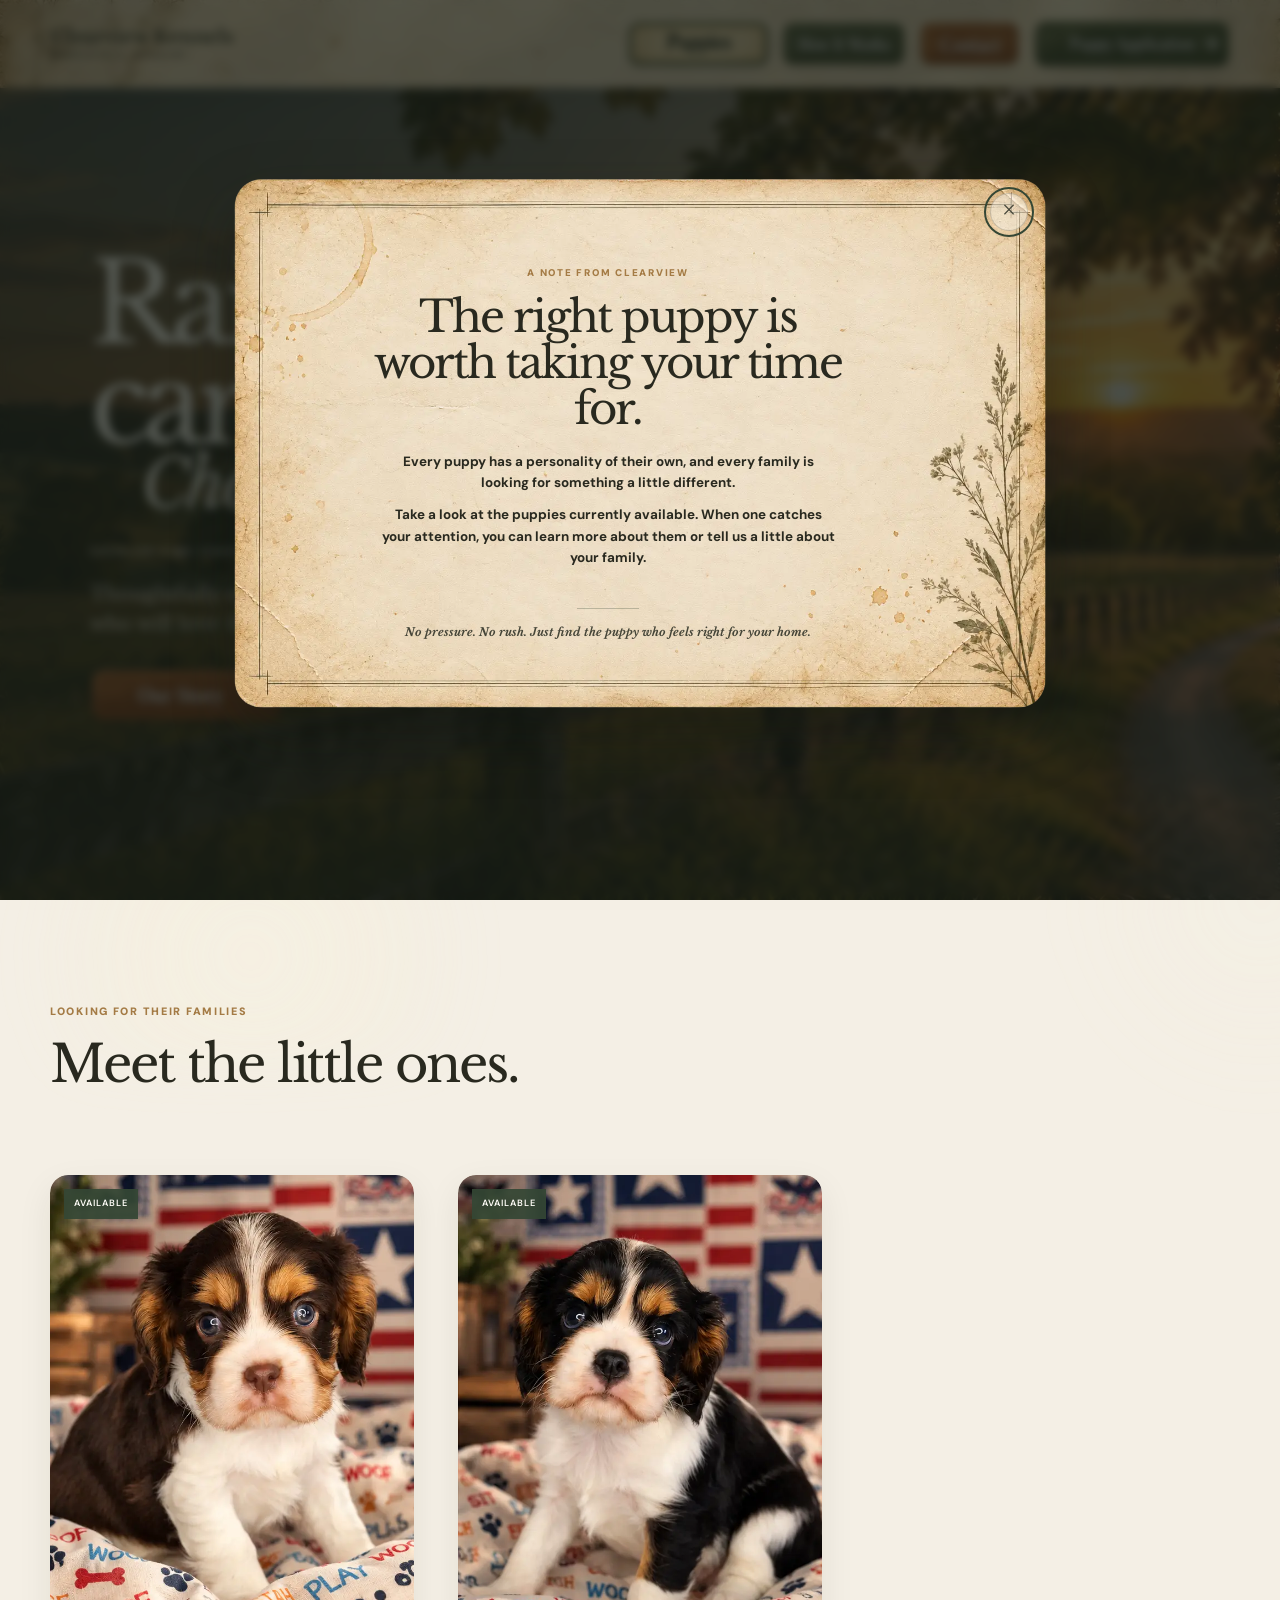
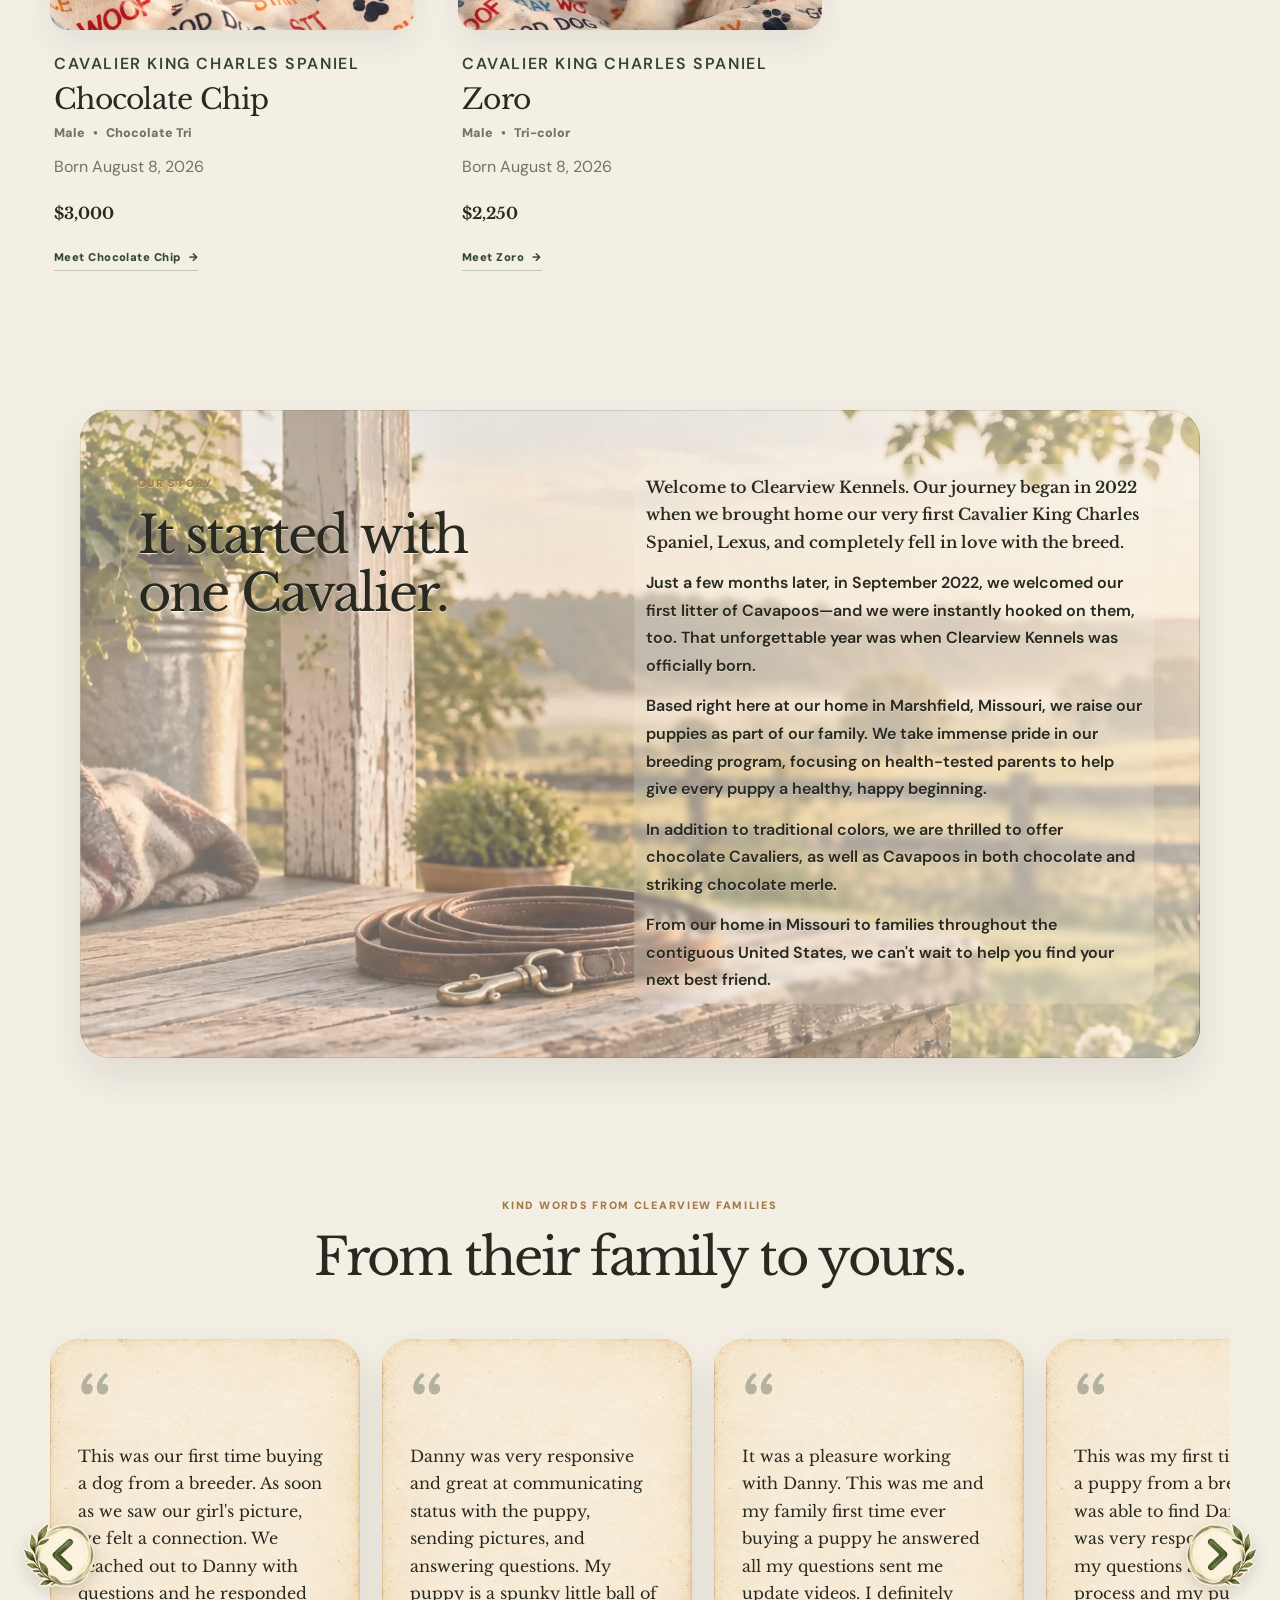
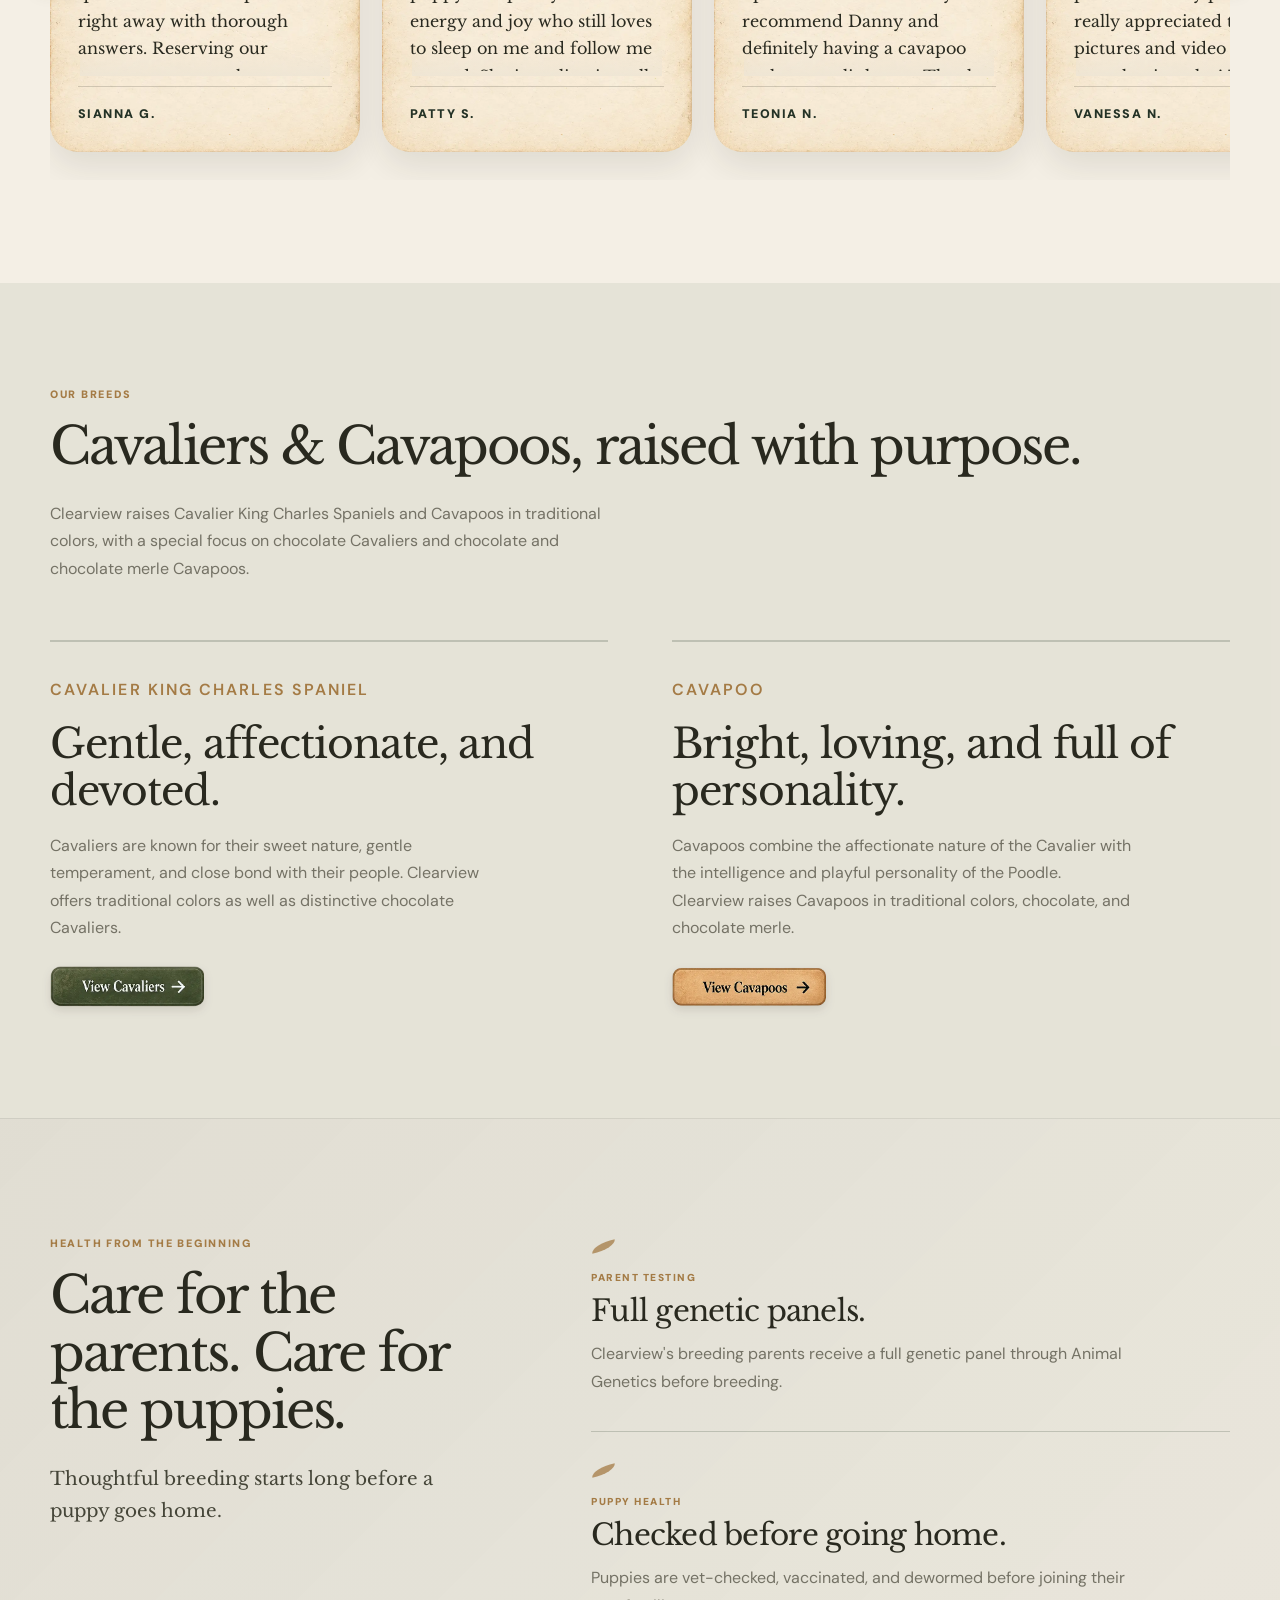
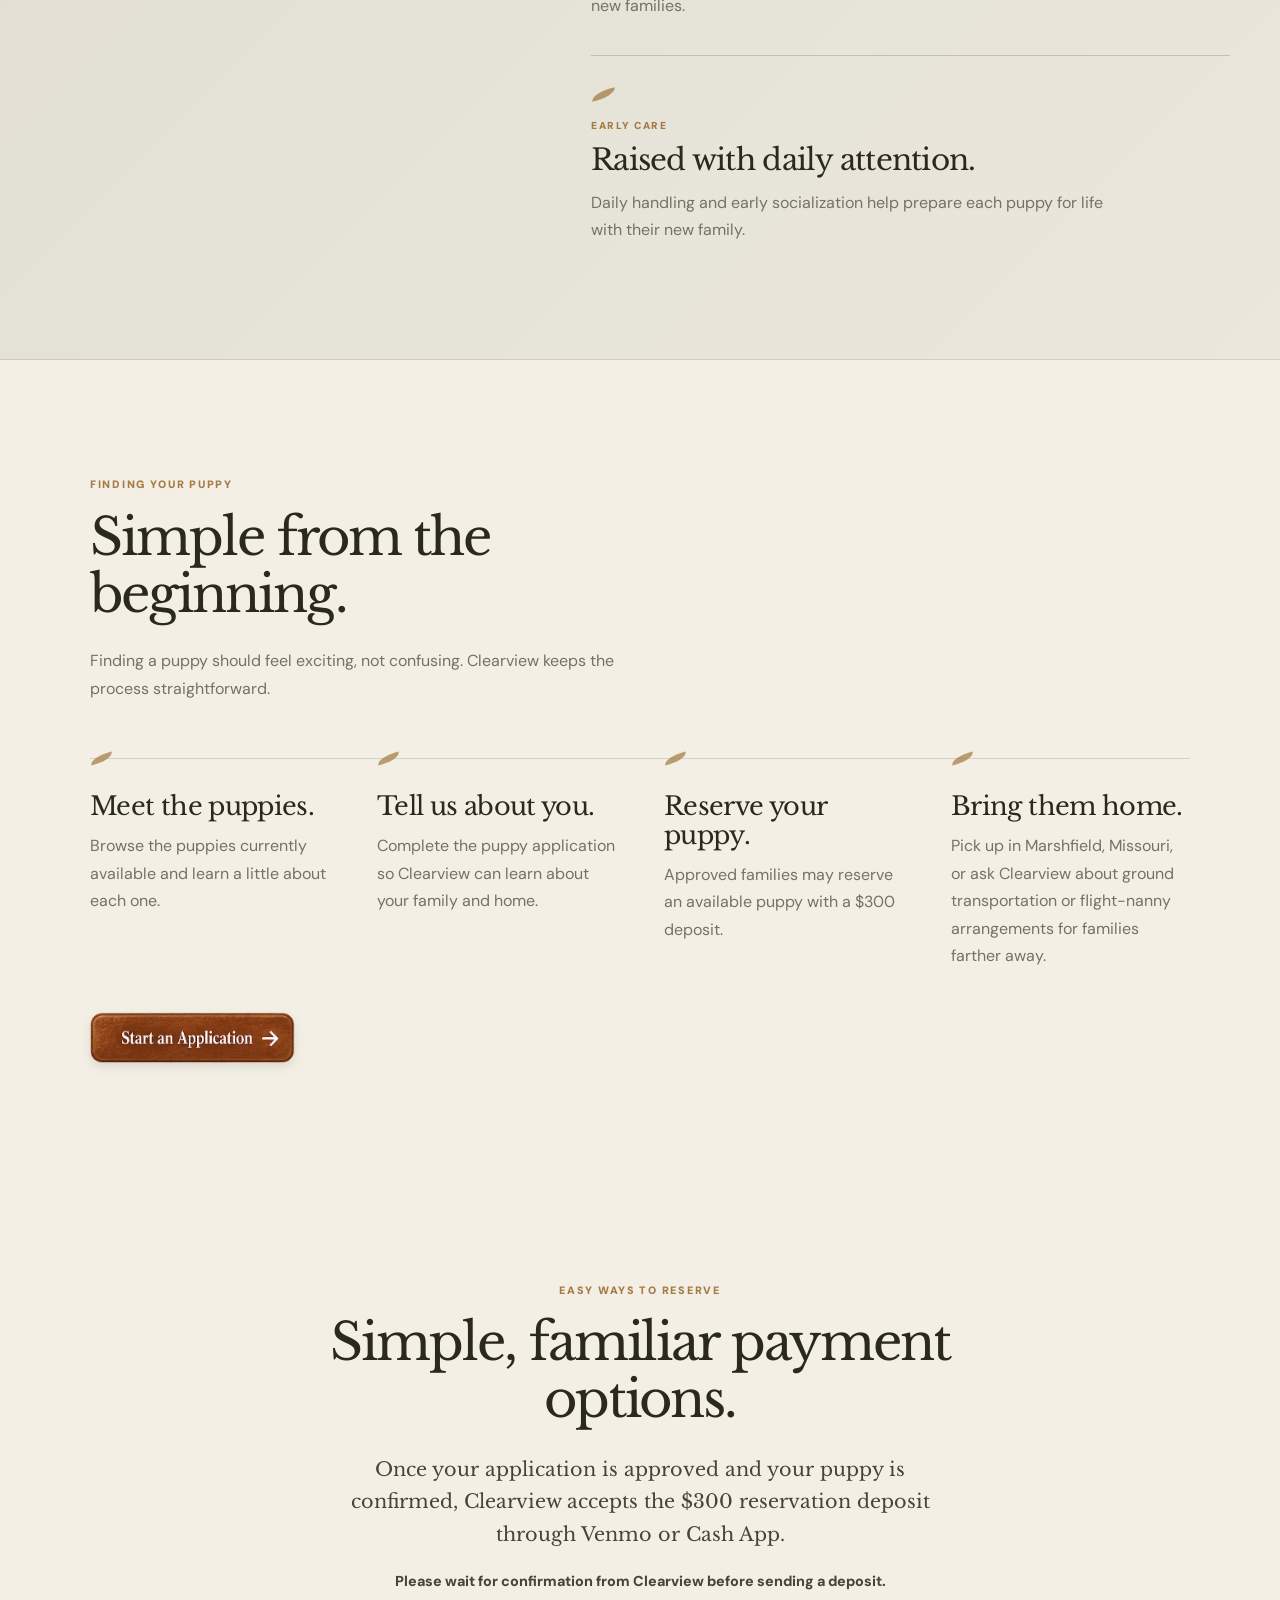
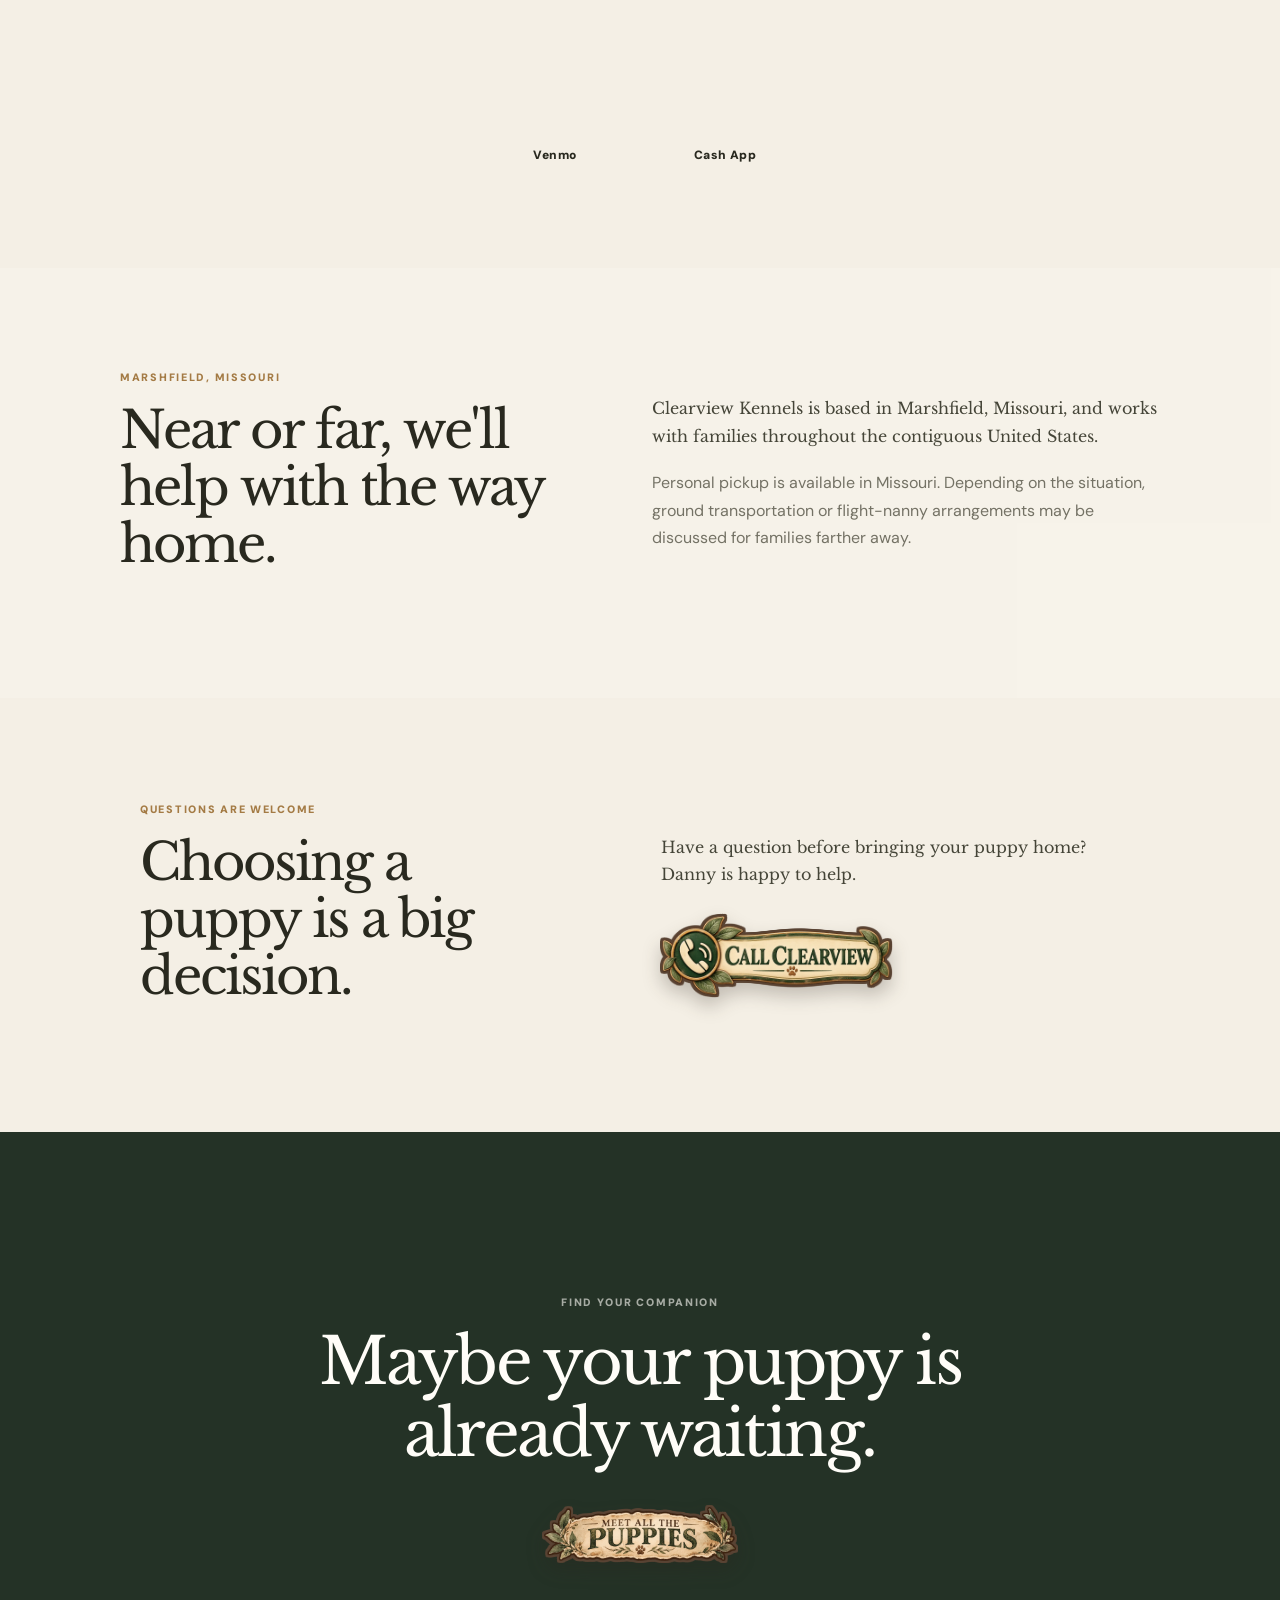
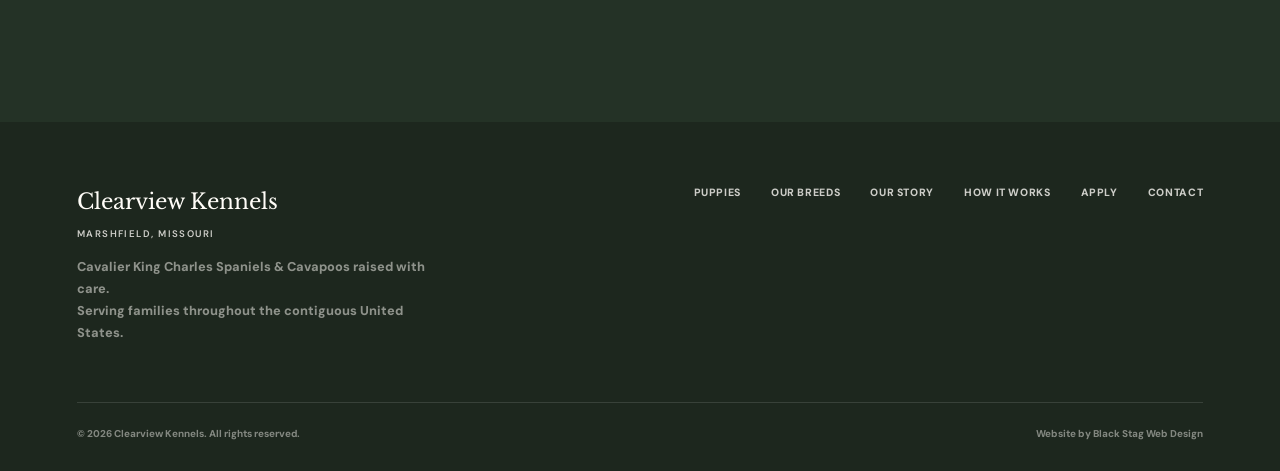
<file: index.html>
<!doctype html>
<html lang="en">

<head>

  <!-- =====================================
       META
       ===================================== -->

  <meta charset="utf-8" />

  <meta
    name="viewport"
    content="width=device-width, initial-scale=1, viewport-fit=cover"
  />

  <title>
    Cavalier &amp; Cavapoo Puppies | Clearview Kennels
  </title>

  <meta
    name="description"
    content="Clearview Kennels raises Cavalier King Charles Spaniels and Cavapoos in Marshfield, Missouri, serving families throughout the contiguous United States."
  />

  <meta
    name="robots"
    content="index,follow,max-image-preview:large"
  />

  <meta
    name="theme-color"
    content="#354735"
  />

  <link
    rel="canonical"
    href="https://clearviewkennels.com/"
  />


  <!-- =====================================
       OPEN GRAPH
       ===================================== -->

  <meta
    property="og:type"
    content="website"
  />

  <meta
    property="og:site_name"
    content="Clearview Kennels"
  />

  <meta
    property="og:locale"
    content="en_US"
  />

  <meta
    property="og:title"
    content="Cavalier &amp; Cavapoo Puppies | Clearview Kennels"
  />

  <meta
    property="og:description"
    content="Cavalier King Charles Spaniels and Cavapoos raised in Marshfield, Missouri, for families throughout the contiguous United States."
  />

  <meta
    property="og:url"
    content="https://clearviewkennels.com/"
  />


  
  <meta
    property="og:image"
    content="https://clearviewkennels.com/ck-assets/ck-web-bg.webp"
  />

  <meta
    property="og:image:type"
    content="image/webp"
  />

  <meta
    property="og:image:alt"
    content="Clearview Kennels in Marshfield, Missouri"
  />

<!-- =====================================
       TWITTER / SOCIAL SHARING
       ===================================== -->

  <meta
    name="twitter:card"
    content="summary_large_image"
  />

  <meta
    name="twitter:title"
    content="Cavalier &amp; Cavapoo Puppies | Clearview Kennels"
  />

  <meta
    name="twitter:description"
    content="Cavalier King Charles Spaniels and Cavapoos raised in Marshfield, Missouri, for families throughout the contiguous United States."
  />


  
  <meta
    name="twitter:image"
    content="https://clearviewkennels.com/ck-assets/ck-web-bg.webp"
  />

  <meta
    name="twitter:image:alt"
    content="Clearview Kennels in Marshfield, Missouri"
  />

<!-- =====================================
       CLEARVIEW SITE ICONS
       ===================================== -->

  <link
    rel="icon"
    type="image/webp"
    href="ck-icons/apple-touch-icon.webp"
  />

  <link
    rel="apple-touch-icon"
    href="ck-icons/apple-touch-icon.webp"
  />

  <link
    rel="manifest"
    href="manifest.webmanifest?v=20261002-1"
  />


  <!-- =====================================
       STRUCTURED DATA
       ===================================== -->

  <script type="application/ld+json">
  {
    "@context": "https://schema.org",
    "@graph": [
      {
        "@type": "WebSite",
        "@id": "https://clearviewkennels.com/#website",
        "url": "https://clearviewkennels.com/",
        "name": "Clearview Kennels",
        "description": "Clearview Kennels raises Cavalier King Charles Spaniels and Cavapoos in Marshfield, Missouri, serving families throughout the contiguous United States.",
        "inLanguage": "en-US",
        "publisher": {
          "@id": "https://clearviewkennels.com/#organization"
        }
      },
      {
        "@type": "ImageObject",
        "@id": "https://clearviewkennels.com/#primaryimage",
        "url": "https://clearviewkennels.com/ck-assets/ck-web-bg.webp",
        "contentUrl": "https://clearviewkennels.com/ck-assets/ck-web-bg.webp",
        "caption": "Clearview Kennels in Marshfield, Missouri"
      },
      {
        "@type": "LocalBusiness",
        "@id": "https://clearviewkennels.com/#organization",
        "name": "Clearview Kennels",
        "url": "https://clearviewkennels.com/",
        "email": "clearviewkennels22@gmail.com",
        "telephone": "+1-417-531-3640",
        "description": "Clearview Kennels raises Cavalier King Charles Spaniels and Cavapoos in Marshfield, Missouri, serving families throughout the contiguous United States.",
        "image": {
          "@id": "https://clearviewkennels.com/#primaryimage"
        },
        "address": {
          "@type": "PostalAddress",
          "addressLocality": "Marshfield",
          "addressRegion": "MO",
          "addressCountry": "US"
        },
        "areaServed": {
          "@type": "Country",
          "name": "United States"
        },
        "knowsAbout": [
          "Cavalier King Charles Spaniels",
          "Cavapoos",
          "Chocolate Cavalier King Charles Spaniels",
          "Chocolate Cavapoos",
          "Chocolate Merle Cavapoos",
          "Dog breeding",
          "Puppy care",
          "Puppy socialization"
        ]
      },
      {
        "@type": "WebPage",
        "@id": "https://clearviewkennels.com/#webpage",
        "url": "https://clearviewkennels.com/",
        "name": "Cavalier & Cavapoo Puppies | Clearview Kennels",
        "description": "Clearview Kennels raises Cavalier King Charles Spaniels and Cavapoos in Marshfield, Missouri, serving families throughout the contiguous United States.",
        "inLanguage": "en-US",
        "isPartOf": {
          "@id": "https://clearviewkennels.com/#website"
        },
        "about": {
          "@id": "https://clearviewkennels.com/#organization"
        },
        "primaryImageOfPage": {
          "@id": "https://clearviewkennels.com/#primaryimage"
        }
      }
    ]
  }
  </script>


  <!-- =====================================
       FONTS
       ===================================== -->

  <link
    rel="preconnect"
    href="https://fonts.googleapis.com"
  />

  <link
    rel="preconnect"
    href="https://fonts.gstatic.com"
    crossorigin
  />

  <link
    href="https://fonts.googleapis.com/css2?family=DM+Sans:wght@400;500;600&family=Libre+Baskerville:ital,wght@0,400;0,700;1,400&display=swap"
    rel="stylesheet"
  />


  <!-- =====================================
       STYLES
       ===================================== -->

  <link
    rel="stylesheet"
    href="styles.css?v=20261002-4"
  />

</head>


<body>


  <!-- =====================================
       HEADER
       ===================================== -->

  <header
    class="site-header"
    id="siteHeader"
  >

    <a
      class="brand"
      href="index.html"
      aria-label="Clearview Kennels home"
    >

      <span class="brand-name">
        Clearview Kennels
      </span>

      <span class="brand-location">
        Marshfield, Missouri
      </span>

    </a>


    <button
      class="menu-toggle"
      id="menuToggle"
      type="button"
      aria-label="Open navigation"
      aria-expanded="false"
      aria-controls="siteNav"
    >

      <span></span>
      <span></span>

    </button>


    <nav
      class="site-nav sticker-nav"
      id="siteNav"
      aria-label="Main navigation"
    >

      <a
        class="sticker-button sticker-nav-button"
        href="puppies.html"
        aria-label="Puppies"
      >
        <img
          src="ck-buttons/puppies-btn.webp"
          alt=""
        />

        <span class="visually-hidden">
          Puppies
        </span>
      </a>


      <a
        class="sticker-button sticker-nav-button"
        href="#process"
        aria-label="How It Works"
      >
        <img
          src="ck-buttons/how-it-works-btn.webp"
          alt=""
        />

        <span class="visually-hidden">
          How It Works
        </span>
      </a>


      <a
        class="sticker-button sticker-nav-button"
        href="apply.html#contact"
        aria-label="Contact"
      >
        <img
          src="ck-buttons/contact-btn.webp"
          alt=""
        />

        <span class="visually-hidden">
          Contact
        </span>
      </a>


      <a
        class="sticker-button sticker-nav-button sticker-nav-cta"
        href="apply.html"
        aria-label="Puppy Application"
      >
        <img
          src="ck-buttons/puppy-app-btn.webp"
          alt=""
        />

        <span class="visually-hidden">
          Puppy Application
        </span>
      </a>

    </nav>

  </header>


  <main>


    <!-- =====================================
         HERO
         ===================================== -->

    <section
      class="hero"
      id="top"
    >

      <div class="hero-content">

        <h1>
          Raised with care.

          <span>
            Chosen with love.
          </span>
        </h1>


        <div
          class="hero-breeds"
          aria-label="Breeds"
        >

          Cavalier King Charles Spaniels

          <span aria-hidden="true">
            •
          </span>

          Cavapoos

        </div>


        <p class="hero-copy">
          Thoughtfully raised puppies
          looking for families who will
          love them for a lifetime.
        </p>


        <div class="hero-actions sticker-actions">

          <a
            class="sticker-button sticker-button-large"
            href="#about"
            aria-label="Our Story"
          >
            <img
              src="ck-buttons/our-story-btn.webp"
              alt=""
            />

            <span class="visually-hidden">
              Our Story
            </span>
          </a>

        </div>

      </div>

    </section>


    <!-- =====================================
         FEATURED PUPPIES
         ===================================== -->

    <section
      class="section featured-puppies-section"
      id="puppies"
    >

      <div class="section-heading split-heading">

        <div>

          <p class="eyebrow">
            Looking for Their Families
          </p>

          <h2>
            Meet the little ones.
          </h2>

        </div>

      </div>


      <div
        class="puppy-grid"
        id="featuredPuppies"
      ></div>

    </section>


    <!-- =====================================
         OUR STORY
         ===================================== -->

    <section
      class="home-intro"
      id="about"
    >

      <div class="home-intro-grid">

        <div>

          <p class="eyebrow">
            Our Story
          </p>


          <h2>
            It started with
            one Cavalier.
          </h2>

        </div>


        <div class="home-intro-copy">

          <p class="lead">
            Welcome to Clearview Kennels.
            Our journey began in 2022 when
            we brought home our very first
            Cavalier King Charles Spaniel,
            Lexus, and completely fell in
            love with the breed.
          </p>


          <p>
            Just a few months later, in
            September 2022, we welcomed our
            first litter of Cavapoos—and we
            were instantly hooked on them,
            too. That unforgettable year was
            when Clearview Kennels was
            officially born.
          </p>


          <p>
            Based right here at our home in
            Marshfield, Missouri, we raise
            our puppies as part of our family.
            We take immense pride in our
            breeding program, focusing on
            health-tested parents to help give
            every puppy a healthy, happy
            beginning.
          </p>


          <p>
            In addition to traditional colors,
            we are thrilled to offer chocolate
            Cavaliers, as well as Cavapoos in
            both chocolate and striking
            chocolate merle.
          </p>


          <p>
            From our home in Missouri to
            families throughout the contiguous
            United States, we can't wait to
            help you find your next best
            friend.
          </p>

        </div>

      </div>

    </section>


    <!-- =====================================
         TESTIMONIALS
         ===================================== -->

    <section
      class="section testimonials-section"
      aria-labelledby="testimonialsTitle"
    >

      <div class="testimonials-heading">

        <p class="eyebrow">
          Kind Words From Clearview Families
        </p>

        <h2 id="testimonialsTitle">
          From their family to yours.
        </h2>

      </div>


      <div class="testimonials-carousel">


        <button
          class="testimonial-scroll-button testimonial-scroll-prev"
          id="testimonialPrev"
          type="button"
          aria-label="Previous testimonial"
        >
          <img
            src="ck-buttons/prev-btn.webp"
              loading="lazy"
              decoding="async"
            alt=""
            aria-hidden="true"
          />
        </button>


        <div
          class="testimonials-track"
          id="testimonialsTrack"
          aria-label="Clearview family testimonials"
        >


          <!-- Sianna G. -->

          <article class="testimonial-card">

            <span
              class="testimonial-quote-mark"
              aria-hidden="true"
            >
              “
            </span>

            <div class="testimonial-text">

              <p>
                This was our first time buying a dog from
                a breeder. As soon as we saw our girl's
                picture, we felt a connection. We reached
                out to Danny with questions and he responded
                right away with thorough answers. Reserving
                our puppy was a smooth process and although
                the wait for her to be ready to come home
                with us was gut-wrenching, Danny sent videos
                and picture updates, easing our hearts and
                minds.
              </p>

              <p>
                Danny met us at a halfway pickup point and
                was punctual. It's evident the puppies were
                in a well-loved home and acclimated to
                various people/sights/sounds. We love our
                sweet Toula - not only is she adorable, she
                is a confident pup who is eager to please,
                quick-to-learn, and is integrating with our
                family seamlessly.
              </p>

              <p>
                We highly recommend Clearview Kennels!
                Thanks, Danny!
              </p>

            </div>

            <footer class="testimonial-author">
              Sianna G.
            </footer>

          </article>


          <!-- Patty S. -->

          <article class="testimonial-card">

            <span
              class="testimonial-quote-mark"
              aria-hidden="true"
            >
              “
            </span>

            <div class="testimonial-text">

              <p>
                Danny was very responsive and great at
                communicating status with the puppy,
                sending pictures, and answering questions.
                My puppy is a spunky little ball of energy
                and joy who still loves to sleep on me and
                follow me around. She is settling in well
                with the family.
              </p>

            </div>

            <footer class="testimonial-author">
              Patty S.
            </footer>

          </article>


          <!-- Teonia N. -->

          <article class="testimonial-card">

            <span
              class="testimonial-quote-mark"
              aria-hidden="true"
            >
              “
            </span>

            <div class="testimonial-text">

              <p>
                It was a pleasure working with Danny. This
                was me and my family first time ever buying
                a puppy he answered all my questions sent
                me update videos. I definitely recommend
                Danny and definitely having a cavapoo we
                love our little guy. Thank you so much
                again and even the meet up was pleasant.
                Keep breeding those puppies I have people
                inquiring already.
              </p>

            </div>

            <footer class="testimonial-author">
              Teonia N.
            </footer>

          </article>


          <!-- Vanessa N. -->

          <article class="testimonial-card">

            <span
              class="testimonial-quote-mark"
              aria-hidden="true"
            >
              “
            </span>

            <div class="testimonial-text">

              <p>
                This was my first time getting a puppy
                from a breeder and I was able to find
                Danny. He was very responsive with all
                my questions about the process and my
                puppy. I also really appreciated the
                pictures and video updates he sent,
                that is a plus! The time and effort he
                takes to raise these pups really shows,
                my puppy is playful, fearless and just
                has the best temperament anyone could
                ask for. Thanks Danny!
              </p>

            </div>

            <footer class="testimonial-author">
              Vanessa N.
            </footer>

          </article>


          <!-- Kayla D. -->

          <article class="testimonial-card">

            <span
              class="testimonial-quote-mark"
              aria-hidden="true"
            >
              “
            </span>

            <div class="testimonial-text">

              <p>
                I had a wonderful experience working
                with Danny. He was very communicative,
                answered all my questions, and sent
                regular updates with pictures and videos
                so I could watch my little guy grow until
                he came home. My puppy, Miles, has a lot
                of spunk and he is such a joy to have!
                My vet also made a comment about how well
                socialized and how good his mannerisms
                are already at out first appointment.
                Working with Danny was so nice and I’m
                very happy with this whole experience.
                And I love my little guy so much!
              </p>

            </div>

            <footer class="testimonial-author">
              Kayla D.
            </footer>

          </article>


          <!-- Tatum B. -->

          <article class="testimonial-card">

            <span
              class="testimonial-quote-mark"
              aria-hidden="true"
            >
              “
            </span>

            <div class="testimonial-text">

              <p>
                We had such a wonderful experience
                working with Danny! Communication was
                excellent from start to finish. He sent
                weekly pictures and video updates so we
                could watch our little guy grow before
                bringing him home. Our puppy, Sam, is
                so well socialized and an absolute bundle
                of joy. Danny was easy to work with,
                always quick to answer questions, and
                made the entire process feel smooth and
                personal. You can tell he truly cares
                about his dogs and the families they go
                to. Highly recommend!
              </p>

            </div>

            <footer class="testimonial-author">
              Tatum B.
            </footer>

          </article>


          <!-- Lisa K. -->

          <article class="testimonial-card">

            <span
              class="testimonial-quote-mark"
              aria-hidden="true"
            >
              “
            </span>

            <div class="testimonial-text">

              <p>
                Danny was very responsive and so easy
                to work with. From the first time I
                reached out, to the day of pickup, and
                everything in between he made everything
                so easy. And Luke is the sweetest puppy,
                couldn’t be happier with him and my
                experience. Would definitely recommend
                Danny and Clearview Kennels!!!
              </p>

            </div>

            <footer class="testimonial-author">
              Lisa K.
            </footer>

          </article>


          <!-- Todd D. -->

          <article class="testimonial-card">

            <span
              class="testimonial-quote-mark"
              aria-hidden="true"
            >
              “
            </span>

            <div class="testimonial-text">

              <p>
                Danny was wonderful to work with. He
                was prompt in his responses and answered
                all my questions. Danny genuinely cares
                about his dogs and makes sure they are
                healthy and vaccinated before sending
                them to their forever home. Danny was
                flexible with the pick up and was willing
                to meet half way for us to get our puppy.
                When it comes time for a new puppy I will
                be going back to Clearview Kennels!
              </p>

            </div>

            <footer class="testimonial-author">
              Todd D.
            </footer>

          </article>


          <!-- Tucker M. -->

          <article class="testimonial-card">

            <span
              class="testimonial-quote-mark"
              aria-hidden="true"
            >
              “
            </span>

            <div class="testimonial-text">

              <p>
                I recently got the sweetest little black
                and tan Cavalier King Charles Spaniel,
                Maple (Stella), from Danny at Clearview
                Kennels, and I couldn’t be happier! From
                the start, Danny was super helpful and
                made the whole process easy and
                stress-free. He answered all my questions
                and clearly cares a lot about his dogs.
              </p>

              <p>
                When I picked up Maple, she was everything
                I hoped for—healthy, happy, and full of
                love. She settled into her new home so
                quickly, and her personality is just the
                best. She’s playful, cuddly, and already
                bringing so much joy into my life. You can
                tell she was raised with a lot of care.
              </p>

              <p>
                This was such a relief after I had worked
                with another breeder who unfortunately
                canceled on me after 2 months. Danny was
                sure to reassure me at every step.
              </p>

              <p>
                If you’re looking for a Cavalier, I
                recommend Clearview Kennels. The whole
                experience was great, and I couldn’t have
                asked for a better puppy. Thank you,
                Danny!
              </p>

            </div>

            <footer class="testimonial-author">
              Tucker M.
            </footer>

          </article>


        </div>


        <button
          class="testimonial-scroll-button testimonial-scroll-next"
          id="testimonialNext"
          type="button"
          aria-label="Next testimonial"
        >
          <img
            src="ck-buttons/next-btn.webp"
              loading="lazy"
              decoding="async"
            alt=""
            aria-hidden="true"
          />
        </button>


      </div>


      <p class="testimonials-swipe-hint">
        Swipe to read more family stories.
      </p>

    </section>


    <!-- =====================================
         BREEDS
         ===================================== -->

    <section
      class="section breeds-section"
      id="breeds"
    >

      <div class="section-heading">

        <p class="eyebrow">
          Our Breeds
        </p>


        <h2>
          Cavaliers &amp; Cavapoos,
          raised with purpose.
        </h2>


        <p>
          Clearview raises Cavalier King
          Charles Spaniels and Cavapoos in
          traditional colors, with a special
          focus on chocolate Cavaliers and
          chocolate and chocolate merle
          Cavapoos.
        </p>

      </div>


      <div class="breed-list">


        <!-- Cavalier -->

        <article class="breed-row">

          <div class="breed-copy">

            <p class="breed-kicker">
              Cavalier King Charles Spaniel
            </p>


            <h3>
              Gentle, affectionate,
              and devoted.
            </h3>


            <p>
              Cavaliers are known for their
              sweet nature, gentle temperament,
              and close bond with their people.
              Clearview offers traditional
              colors as well as distinctive
              chocolate Cavaliers.
            </p>


            <a
              class="sticker-button sticker-button-inline"
              href="puppies.html"
              aria-label="View Cavaliers"
            >
              <img
                src="ck-buttons/view-cavaliers-btn.webp"
                alt=""
              />

              <span class="visually-hidden">
                View Cavaliers
              </span>
            </a>

          </div>

        </article>


        <!-- Cavapoo -->

        <article class="breed-row">

          <div class="breed-copy">

            <p class="breed-kicker">
              Cavapoo
            </p>


            <h3>
              Bright, loving,
              and full of personality.
            </h3>


            <p>
              Cavapoos combine the
              affectionate nature of the
              Cavalier with the intelligence
              and playful personality of
              the Poodle. Clearview raises
              Cavapoos in traditional colors,
              chocolate, and chocolate merle.
            </p>


            <a
              class="sticker-button sticker-button-inline"
              href="puppies.html"
              aria-label="View Cavapoos"
            >
              <img
                src="ck-buttons/view-cavapoos-btn.webp"
                alt=""
              />

              <span class="visually-hidden">
                View Cavapoos
              </span>
            </a>

          </div>

        </article>

      </div>

    </section>


    <!-- =====================================
         HEALTH & GENETIC TESTING
         ===================================== -->

    <section class="health-section">

      <div class="health-inner">

        <div class="health-heading">

          <p class="eyebrow">
            Health From the Beginning
          </p>

          <h2>
            Care for the parents.
            Care for the puppies.
          </h2>

          <p class="health-intro">
            Thoughtful breeding starts long
            before a puppy goes home.
          </p>

        </div>


        <div class="health-points">

          <article class="health-point">

            <span
              class="health-mark"
              aria-hidden="true"
            ></span>

            <p class="health-point-label">
              Parent Testing
            </p>

            <h3>
              Full genetic panels.
            </h3>

            <p>
              Clearview's breeding parents
              receive a full genetic panel
              through Animal Genetics before
              breeding.
            </p>

          </article>


          <article class="health-point">

            <span
              class="health-mark"
              aria-hidden="true"
            ></span>

            <p class="health-point-label">
              Puppy Health
            </p>

            <h3>
              Checked before going home.
            </h3>

            <p>
              Puppies are vet-checked,
              vaccinated, and dewormed before
              joining their new families.
            </p>

          </article>


          <article class="health-point">

            <span
              class="health-mark"
              aria-hidden="true"
            ></span>

            <p class="health-point-label">
              Early Care
            </p>

            <h3>
              Raised with daily attention.
            </h3>

            <p>
              Daily handling and early
              socialization help prepare each
              puppy for life with their new
              family.
            </p>

          </article>

        </div>

      </div>

    </section>


    <!-- =====================================
         PROCESS
         ===================================== -->

    <section
      class="section process-section"
      id="process"
    >

      <div class="process-intro">

        <p class="eyebrow">
          Finding Your Puppy
        </p>


        <h2>
          Simple from the beginning.
        </h2>


        <p>
          Finding a puppy should feel
          exciting, not confusing.
          Clearview keeps the process
          straightforward.
        </p>

      </div>


      <div class="process-list">


        <article class="process-step">

          <span
            class="process-mark"
            aria-hidden="true"
          ></span>


          <h3>
            Meet the puppies.
          </h3>


          <p>
            Browse the puppies currently
            available and learn a little
            about each one.
          </p>

        </article>


        <article class="process-step">

          <span
            class="process-mark"
            aria-hidden="true"
          ></span>


          <h3>
            Tell us about you.
          </h3>


          <p>
            Complete the puppy application
            so Clearview can learn about
            your family and home.
          </p>

        </article>


        <article class="process-step">

          <span
            class="process-mark"
            aria-hidden="true"
          ></span>


          <h3>
            Reserve your puppy.
          </h3>


          <p>
            Approved families may reserve
            an available puppy with a
            $300 deposit.
          </p>

        </article>


        <article class="process-step">

          <span
            class="process-mark"
            aria-hidden="true"
          ></span>


          <h3>
            Bring them home.
          </h3>


          <p>
            Pick up in Marshfield, Missouri,
            or ask Clearview about ground
            transportation or flight-nanny
            arrangements for families
            farther away.
          </p>

        </article>

      </div>


      <div class="process-action">

        <a
          class="sticker-button sticker-button-large"
          href="apply.html"
          aria-label="Start an Application"
        >
          <img
            src="ck-buttons/start-an-app-btn.webp"
            alt=""
          />

          <span class="visually-hidden">
            Start an Application
          </span>
        </a>

      </div>

    </section>


    <!-- =====================================
         PAYMENT METHODS
         ===================================== -->

    <section class="section payment-section">

      <div class="payment-content">

        <p class="eyebrow">
          Easy Ways to Reserve
        </p>


        <h2>
          Simple, familiar payment options.
        </h2>


        <p class="lead">
          Once your application is approved
          and your puppy is confirmed,
          Clearview accepts the $300
          reservation deposit through
          Venmo or Cash App.
        </p>


        <p class="payment-note">
          Please wait for confirmation from
          Clearview before sending a deposit.
        </p>


        <div
          class="payment-methods"
          aria-label="Accepted payment methods"
        >

          <a
            class="payment-method"
            href="apply.html"
            aria-label="Apply to reserve a puppy — Venmo accepted"
          >

            <img
              src="ck-buttons/venmo-btn.webp"
              loading="lazy"
              decoding="async"
              alt=""
            />

            <span>
              Venmo
            </span>

          </a>


          <a
            class="payment-method"
            href="apply.html"
            aria-label="Apply to reserve a puppy — Cash App accepted"
          >

            <img
              src="ck-buttons/cashapp-btn.webp"
              loading="lazy"
              decoding="async"
              alt=""
            />

            <span>
              Cash App
            </span>

          </a>

        </div>

      </div>

    </section>


    <!-- =====================================
         LOCATION & SERVICE AREA
         ===================================== -->

    <section class="section location-section">

      <div class="location-heading">

        <p class="eyebrow">
          Marshfield, Missouri
        </p>


        <h2>
          Near or far,
          we'll help with the way home.
        </h2>

      </div>


      <div class="location-content">

        <p class="lead">
          Clearview Kennels is based in
          Marshfield, Missouri, and works
          with families throughout the
          contiguous United States.
        </p>


        <p>
          Personal pickup is available in
          Missouri. Depending on the
          situation, ground transportation
          or flight-nanny arrangements may
          be discussed for families farther
          away.
        </p>

      </div>

    </section>


    <!-- =====================================
         QUESTIONS
         ===================================== -->

    <section class="section faq-teaser">

      <div class="faq-teaser-heading">

        <p class="eyebrow">
          Questions Are Welcome
        </p>


        <h2>
          Choosing a puppy is
          a big decision.
        </h2>

      </div>


      <div class="faq-teaser-content">

        <p class="lead">
          Have a question before bringing
          your puppy home? Danny is happy
          to help.
        </p>


        <div class="sticker-actions">

          <a
            class="sticker-button sticker-button-inline sticker-button-wide"
            href="tel:4175313640"
            aria-label="Call Clearview Kennels"
          >
            <img
              src="ck-buttons/call-btn.webp"
              loading="lazy"
              decoding="async"
              alt=""
            />

            <span class="visually-hidden">
              Call Clearview
            </span>
          </a>

        </div>

      </div>

    </section>


    <!-- =====================================
         FINAL CTA
         ===================================== -->

    <section class="final-cta">

      <p class="eyebrow">
        Find Your Companion
      </p>


      <h2>
        Maybe your puppy
        is already waiting.
      </h2>


      <div class="final-cta-actions sticker-actions">

        <a
          class="sticker-button sticker-button-large"
          href="puppies.html"
          aria-label="Meet All the Puppies"
        >
          <img
            src="ck-buttons/meet-all-puppies-btn.webp"
              loading="lazy"
              decoding="async"
            alt=""
          />

          <span class="visually-hidden">
            Meet All the Puppies
          </span>
        </a>

      </div>

    </section>


  </main>


  <!-- =====================================
       FOOTER
       ===================================== -->

  <footer class="site-footer">

    <div class="footer-top">

      <div class="footer-brand">

        <strong>
          Clearview Kennels
        </strong>


        <span>
          Marshfield, Missouri
        </span>


        <p>
          Cavalier King Charles Spaniels
          &amp; Cavapoos raised with care.
        </p>

        <p>
          Serving families throughout the
          contiguous United States.
        </p>

      </div>


      <nav
        class="footer-nav"
        aria-label="Footer navigation"
      >

        <a href="puppies.html">
          Puppies
        </a>

        <a href="#breeds">
          Our Breeds
        </a>

        <a href="#about">
          Our Story
        </a>

        <a href="#process">
          How It Works
        </a>

        <a href="apply.html">
          Apply
        </a>

        <a href="apply.html#contact">
          Contact
        </a>

      </nav>

    </div>


    <div class="footer-bottom">

      <span>
        © <span id="year"></span>
        Clearview Kennels.
        All rights reserved.
      </span>


      <a
        href="https://blackstagweb.com"
        target="_blank"
        rel="noopener noreferrer"
      >
        Website by Black Stag Web Design
      </a>

    </div>

  </footer>


  <!-- =====================================
       SCRIPTS
       ===================================== -->

  <script src="script.js?v=20261002-5"></script>

  <script src="data/puppies.js?v=20260930-6"></script>

  <script src="data/puppy-system.js?v=20260930-6"></script>


</body>

</html>
</file>
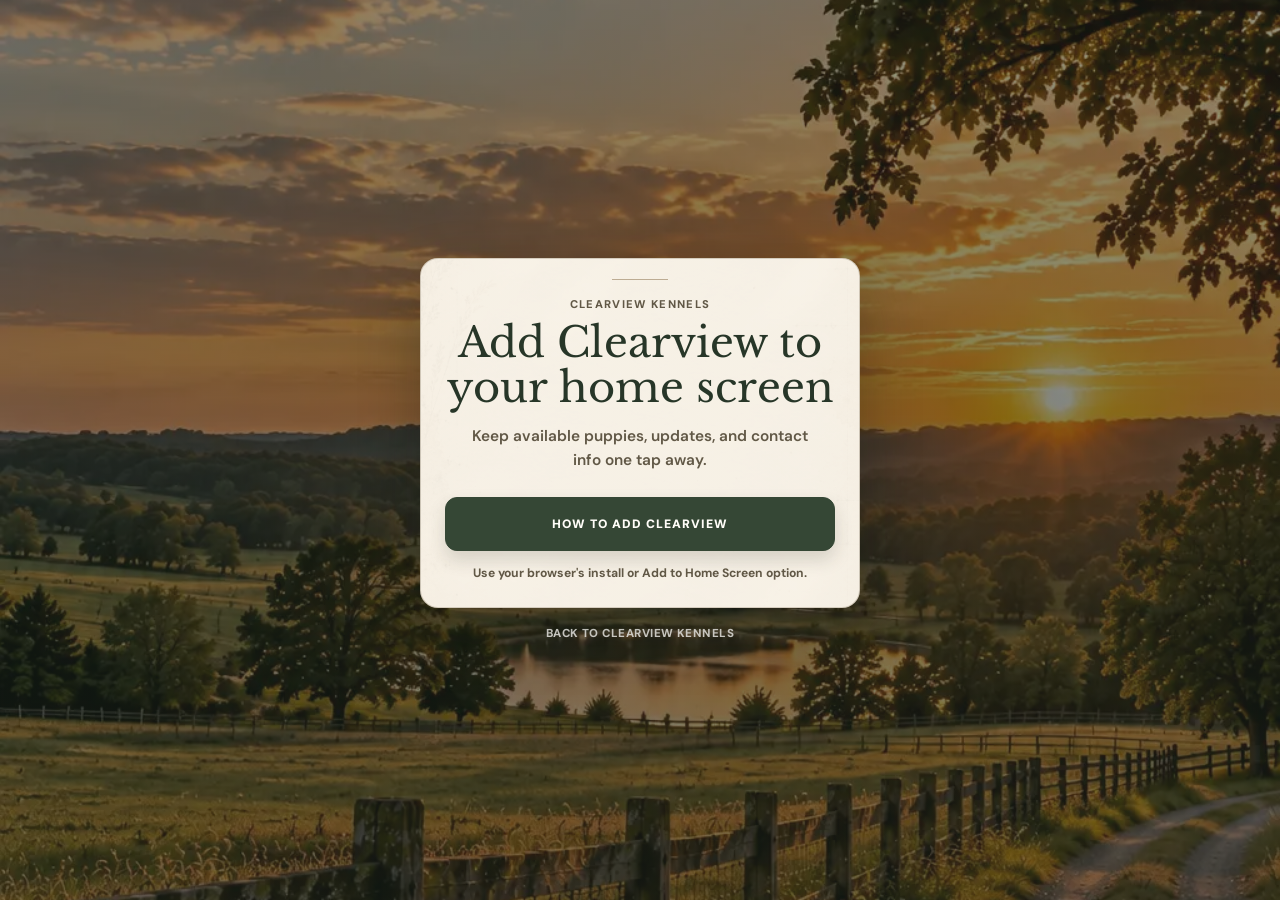
<file: install/index.html>
<!doctype html>
<html lang="en">
<head>
  <meta charset="utf-8" />
  <meta
    name="viewport"
    content="width=device-width, initial-scale=1, viewport-fit=cover"
  />
  <title>Install Clearview Kennels</title>
  <meta
    name="description"
    content="Install Clearview Kennels on your Android home screen."
  />
  <meta
    name="robots"
    content="noindex,follow"
  />
  <meta
    name="theme-color"
    content="#354735"
  />

  <link
    rel="manifest"
    href="/manifest.webmanifest?v=20261002-1"
  />

  <link
    rel="icon"
    type="image/webp"
    href="/ck-icons/apple-touch-icon.webp"
  />

  <link
    rel="apple-touch-icon"
    href="/ck-icons/apple-touch-icon.webp"
  />

  <link
    rel="preconnect"
    href="https://fonts.googleapis.com"
  />

  <link
    rel="preconnect"
    href="https://fonts.gstatic.com"
    crossorigin
  />

  <link
    href="https://fonts.googleapis.com/css2?family=DM+Sans:wght@400;500;600;700;800&family=Libre+Baskerville:wght@400;700&display=swap"
    rel="stylesheet"
  />

  <style>
    :root {
      --forest: #354735;
      --forest-deep: #273628;
      --cream: #f4efe5;
      --ink: #29291f;
      --ink-soft: #615846;
      --white: #fffdf8;
      --serif: "Libre Baskerville", Georgia, serif;
      --sans: "DM Sans", system-ui, sans-serif;
    }

    * {
      box-sizing: border-box;
    }

    html,
    body {
      min-height: 100%;
      margin: 0;
    }

    body {
      display: grid;
      min-height: 100dvh;
      padding:
        max(24px, env(safe-area-inset-top))
        20px
        max(24px, env(safe-area-inset-bottom));
      place-items: center;
      color: var(--ink);
      background:
        linear-gradient(
          rgba(28, 39, 29, .48),
          rgba(28, 39, 29, .58)
        ),
        url("/ck-assets/ck-mobile-bg.webp")
          center / cover fixed no-repeat;
      font-family: var(--sans);
    }

    .install-shell {
      width: min(100%, 440px);
    }

    .install-card {
      position: relative;
      overflow: hidden;
      padding: 30px 24px 24px;
      border: 1px solid rgba(92,72,46,.22);
      border-radius: 18px;
      background:
        linear-gradient(
          rgba(247,242,232,.94),
          rgba(247,242,232,.94)
        ),
        url("/ck-assets/ck-paper-mobile.webp")
          center / cover no-repeat;
      box-shadow:
        0 24px 60px rgba(10,15,10,.3);
      text-align: center;
    }

    .install-card::before {
      content: "";
      position: absolute;
      top: 20px;
      left: 50%;
      width: 56px;
      height: 1px;
      background: rgba(126,96,58,.48);
      transform: translateX(-50%);
    }

    .eyebrow {
      margin: 8px 0 10px;
      color: var(--ink-soft);
      font-size: .7rem;
      font-weight: 800;
      letter-spacing: .12em;
      text-transform: uppercase;
    }

    h1 {
      margin: 0 0 14px;
      color: var(--forest-deep);
      font-family: var(--serif);
      font-size: clamp(1.9rem, 8vw, 2.6rem);
      font-weight: 400;
      line-height: 1.08;
    }

    .install-copy {
      max-width: 32ch;
      margin: 0 auto 24px;
      color: var(--ink-soft);
      font-size: .96rem;
      font-weight: 600;
      line-height: 1.55;
    }

    .install-button {
      width: 100%;
      min-height: 54px;
      padding: 14px 20px;
      color: var(--white);
      border: 1px solid var(--forest);
      border-radius: 12px;
      background: var(--forest);
      box-shadow: 0 9px 18px rgba(41,41,31,.16);
      font: inherit;
      font-size: .76rem;
      font-weight: 900;
      letter-spacing: .08em;
      text-transform: uppercase;
      cursor: pointer;
      transition:
        background .2s ease,
        transform .2s ease,
        box-shadow .2s ease,
        opacity .2s ease;
    }

    .install-button:hover:not(:disabled) {
      background: var(--forest-deep);
      transform: translateY(-1px);
      box-shadow: 0 11px 22px rgba(41,41,31,.2);
    }

    .install-button:disabled {
      cursor: default;
      opacity: .55;
    }

    .status {
      min-height: 1.4em;
      margin: 14px 0 0;
      color: var(--ink-soft);
      font-size: .76rem;
      font-weight: 700;
      line-height: 1.45;
    }

    .home-link {
      display: inline-block;
      margin-top: 18px;
      color: rgba(255,253,248,.88);
      font-size: .72rem;
      font-weight: 800;
      letter-spacing: .04em;
      text-decoration: none;
      text-transform: uppercase;
    }

    .home-link:hover {
      color: #fff;
    }

    .ios-help-overlay {
      position: fixed;
      z-index: 20;
      inset: 0;
      display: grid;
      padding:
        max(24px, env(safe-area-inset-top))
        20px
        max(24px, env(safe-area-inset-bottom));
      place-items: center;
      background: rgba(18, 25, 19, .72);
    }

    .ios-help-card {
      width: min(100%, 420px);
      padding: 28px 24px 24px;
      border: 1px solid rgba(92,72,46,.22);
      border-radius: 18px;
      background:
        linear-gradient(
          rgba(247,242,232,.97),
          rgba(247,242,232,.97)
        ),
        url("/ck-assets/ck-paper-mobile.webp")
          center / cover no-repeat;
      box-shadow:
        0 24px 60px rgba(10,15,10,.32);
      text-align: left;
    }

    .ios-help-card h2 {
      margin: 0 0 12px;
      color: var(--forest-deep);
      font-family: var(--serif);
      font-size: 1.65rem;
      font-weight: 400;
      line-height: 1.15;
    }

    .ios-help-card ol {
      margin: 0 0 20px;
      padding-left: 22px;
      color: var(--ink);
      font-size: .95rem;
      font-weight: 700;
      line-height: 1.55;
    }

    .ios-help-card li + li {
      margin-top: 8px;
    }

    .ios-help-tip {
      margin: 0 0 20px;
      color: var(--ink-soft);
      font-size: .82rem;
      font-weight: 700;
      line-height: 1.5;
    }

    .ios-help-close {
      width: 100%;
      min-height: 48px;
      padding: 12px 18px;
      color: var(--white);
      border: 1px solid var(--forest);
      border-radius: 12px;
      background: var(--forest);
      font: inherit;
      font-size: .72rem;
      font-weight: 900;
      letter-spacing: .08em;
      text-transform: uppercase;
      cursor: pointer;
    }

    @media (prefers-reduced-motion: reduce) {
      .install-button {
        transition: none;
      }

      .install-button:hover:not(:disabled) {
        transform: none;
      }
    }
  </style>
</head>

<body>
  <main class="install-shell">
    <section
      class="install-card"
      aria-labelledby="installTitle"
    >
      <p class="eyebrow">
        Clearview Kennels
      </p>

      <h1 id="installTitle">
        Add Clearview to your home screen
      </h1>

      <p class="install-copy">
        Keep available puppies, updates, and contact info one tap away.
      </p>

      <button
        id="installButton"
        class="install-button"
        type="button"
        disabled
      >
        Preparing install...
      </button>

      <p
        id="installStatus"
        class="status"
        role="status"
        aria-live="polite"
      >
        Open this page in Chrome on Android.
      </p>
    </section>

    <div style="text-align:center">
      <a
        class="home-link"
        href="/"
      >
        Back to Clearview Kennels
      </a>
    </div>
  </main>

  <script>
    (function () {
      const installButton =
        document.getElementById(
          "installButton"
        );

      const installStatus =
        document.getElementById(
          "installStatus"
        );

      const isAndroid =
        /Android/i.test(
          navigator.userAgent || ""
        );

      const isStandalone =
        window.matchMedia(
          "(display-mode: standalone)"
        ).matches ||
        window.navigator.standalone === true;

      let deferredPrompt = null;

      if ("serviceWorker" in navigator) {
        window.addEventListener(
          "load",
          () => {
            navigator.serviceWorker
              .register("/service-worker.js")
              .catch(() => {});
          }
        );
      }

      function showReadyState() {
        installButton.disabled = false;
        installButton.textContent =
          "Install Clearview App";
        installStatus.textContent =
          "Tap the button once. Android will handle the rest.";
      }

      function showManualAndroidHelp() {
        installButton.disabled = false;
        installButton.textContent =
          "How to install";
        installStatus.textContent =
          "Chrome has not offered the install yet.";
      }

      if (isStandalone) {
        installButton.hidden = true;
        installStatus.textContent =
          "Clearview is already installed on this device.";
        return;
      }

      const isIOS =
        /iPad|iPhone|iPod/i.test(
          navigator.userAgent || ""
        );

      const isFirefoxIOS =
        /FxiOS/i.test(
          navigator.userAgent || ""
        );

      if (isIOS) {
        installButton.disabled = false;
        installButton.textContent =
          "Show me how";
        installStatus.textContent =
          isFirefoxIOS
            ? "Firefox can add Clearview from the Share menu."
            : "Use your browser's Share menu to add Clearview.";
      } else if (!isAndroid) {
        installButton.disabled = false;
        installButton.textContent =
          "How to add Clearview";
        installStatus.textContent =
          "Use your browser's install or Add to Home Screen option.";
      }

      window.addEventListener(
        "beforeinstallprompt",
        event => {
          event.preventDefault();
          deferredPrompt = event;
          showReadyState();
        }
      );

      window.addEventListener(
        "appinstalled",
        () => {
          deferredPrompt = null;
          installButton.hidden = true;
          installStatus.textContent =
            "Clearview is installed. Look for the Clearview icon on your home screen.";
        }
      );

      installButton.addEventListener(
        "click",
        async () => {
          if (deferredPrompt) {
            try {
              deferredPrompt.prompt();

              const choice =
                await deferredPrompt.userChoice;

              if (
                choice &&
                choice.outcome === "accepted"
              ) {
                installStatus.textContent =
                  "Installing Clearview...";
              } else {
                installStatus.textContent =
                  "No problem. Tap Install Clearview App whenever you're ready.";
              }
            } catch (error) {
              showManualAndroidHelp();
            } finally {
              deferredPrompt = null;
            }

            return;
          }

          if (isAndroid) {
            installStatus.innerHTML =
              "In Chrome, tap <strong>⋮</strong> in the upper-right, then <strong>Install app</strong> or <strong>Add to Home screen</strong>.";
            return;
          }

          if (isIOS) {
            const overlay =
              document.createElement("div");

            overlay.className =
              "ios-help-overlay";

            overlay.innerHTML = `
              <section
                class="ios-help-card"
                role="dialog"
                aria-modal="true"
                aria-labelledby="iosHelpTitle"
              >
                <h2 id="iosHelpTitle">
                  Add Clearview to your Home Screen
                </h2>

                <ol>
                  <li>
                    Tap the <strong>Share</strong> button
                    in your browser toolbar.
                  </li>
                  <li>
                    Tap <strong>Add to Home Screen</strong>.
                  </li>
                  <li>
                    Tap <strong>Add</strong>.
                  </li>
                </ol>

                <p class="ios-help-tip">
                  In Firefox on iPhone, the Share button is the box-with-arrow icon in the address bar.
                </p>

                <button
                  type="button"
                  class="ios-help-close"
                >
                  Got it
                </button>
              </section>
            `;

            document.body.appendChild(
              overlay
            );

            const closeButton =
              overlay.querySelector(
                ".ios-help-close"
              );

            closeButton.addEventListener(
              "click",
              () => overlay.remove()
            );

            overlay.addEventListener(
              "click",
              event => {
                if (event.target === overlay) {
                  overlay.remove();
                }
              }
            );

            closeButton.focus();
            return;
          }

          installStatus.innerHTML =
            "Open your browser menu and choose <strong>Install app</strong> or <strong>Add to Home Screen</strong>.";
        }
      );

      if (isAndroid) {
        window.setTimeout(
          () => {
            if (!deferredPrompt) {
              showManualAndroidHelp();
            }
          },
          3500
        );
      }
    })();
  </script>
</body>
</html>
</file>
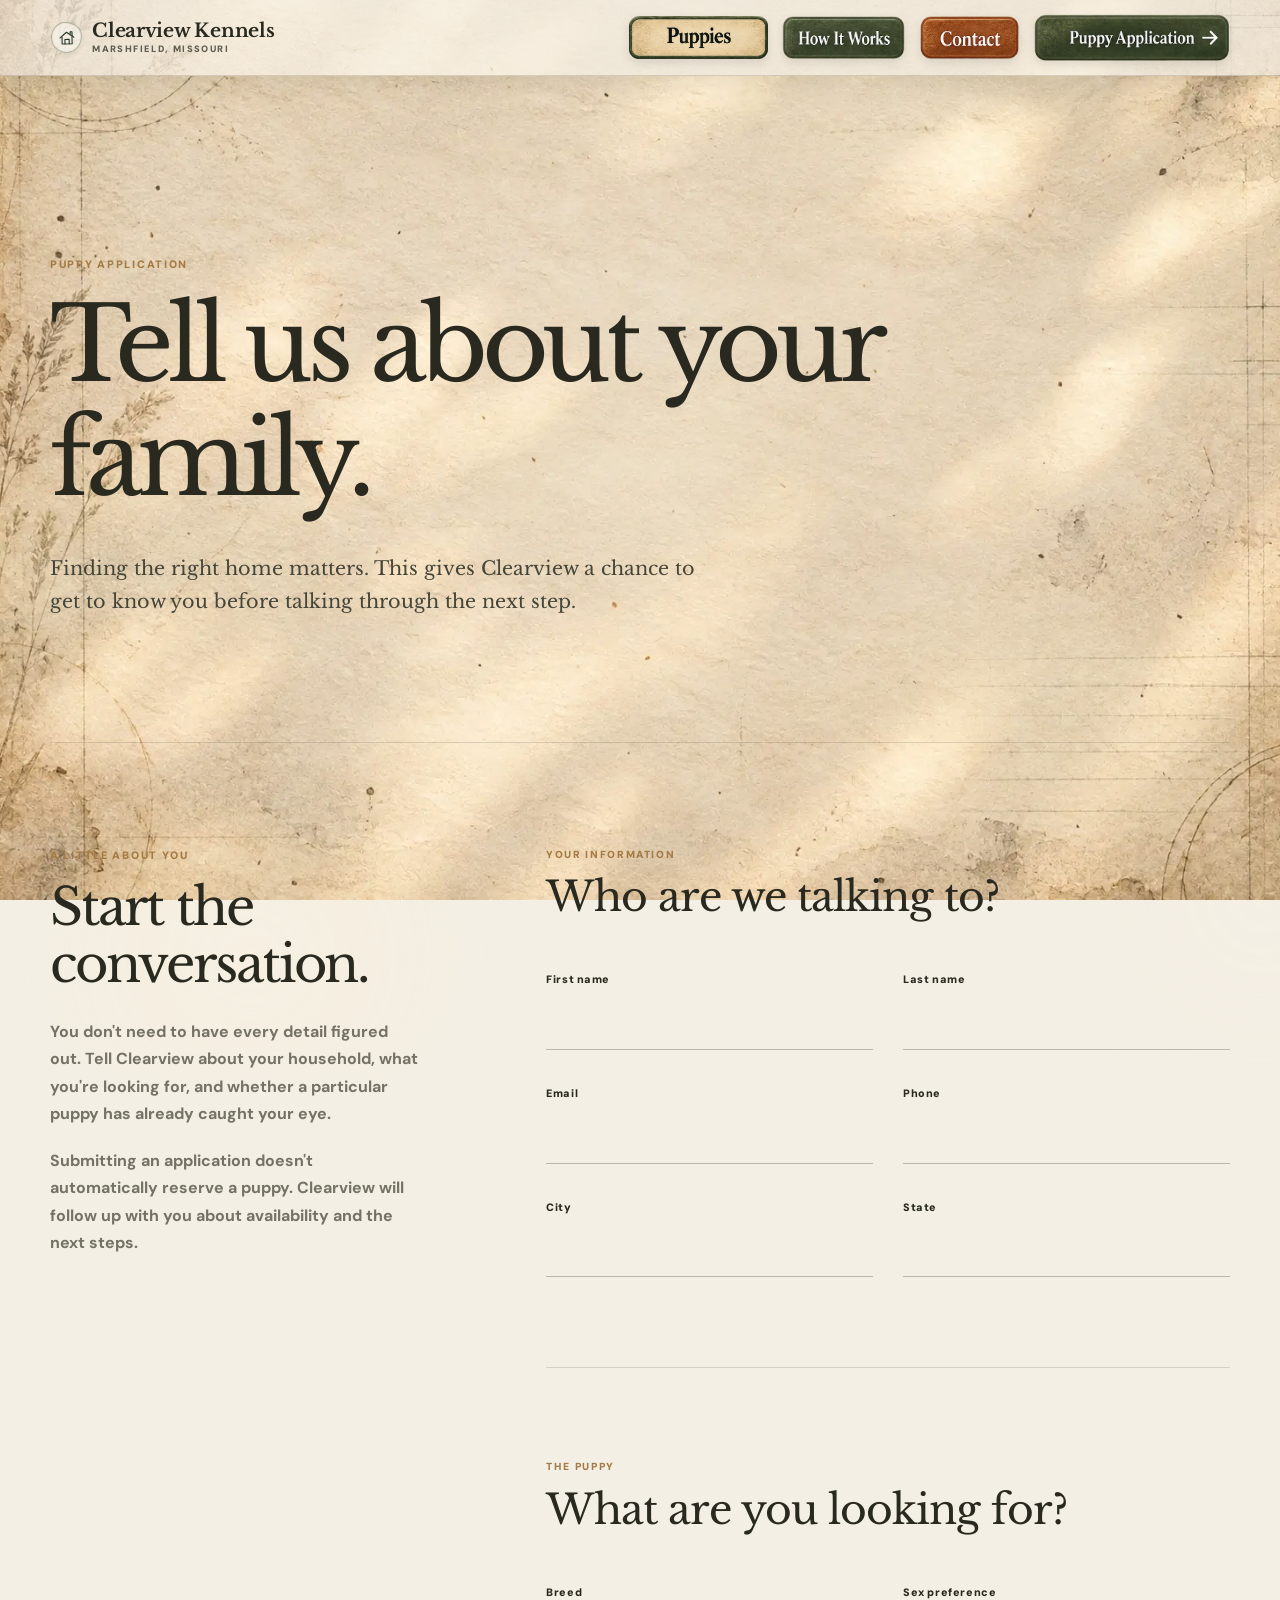
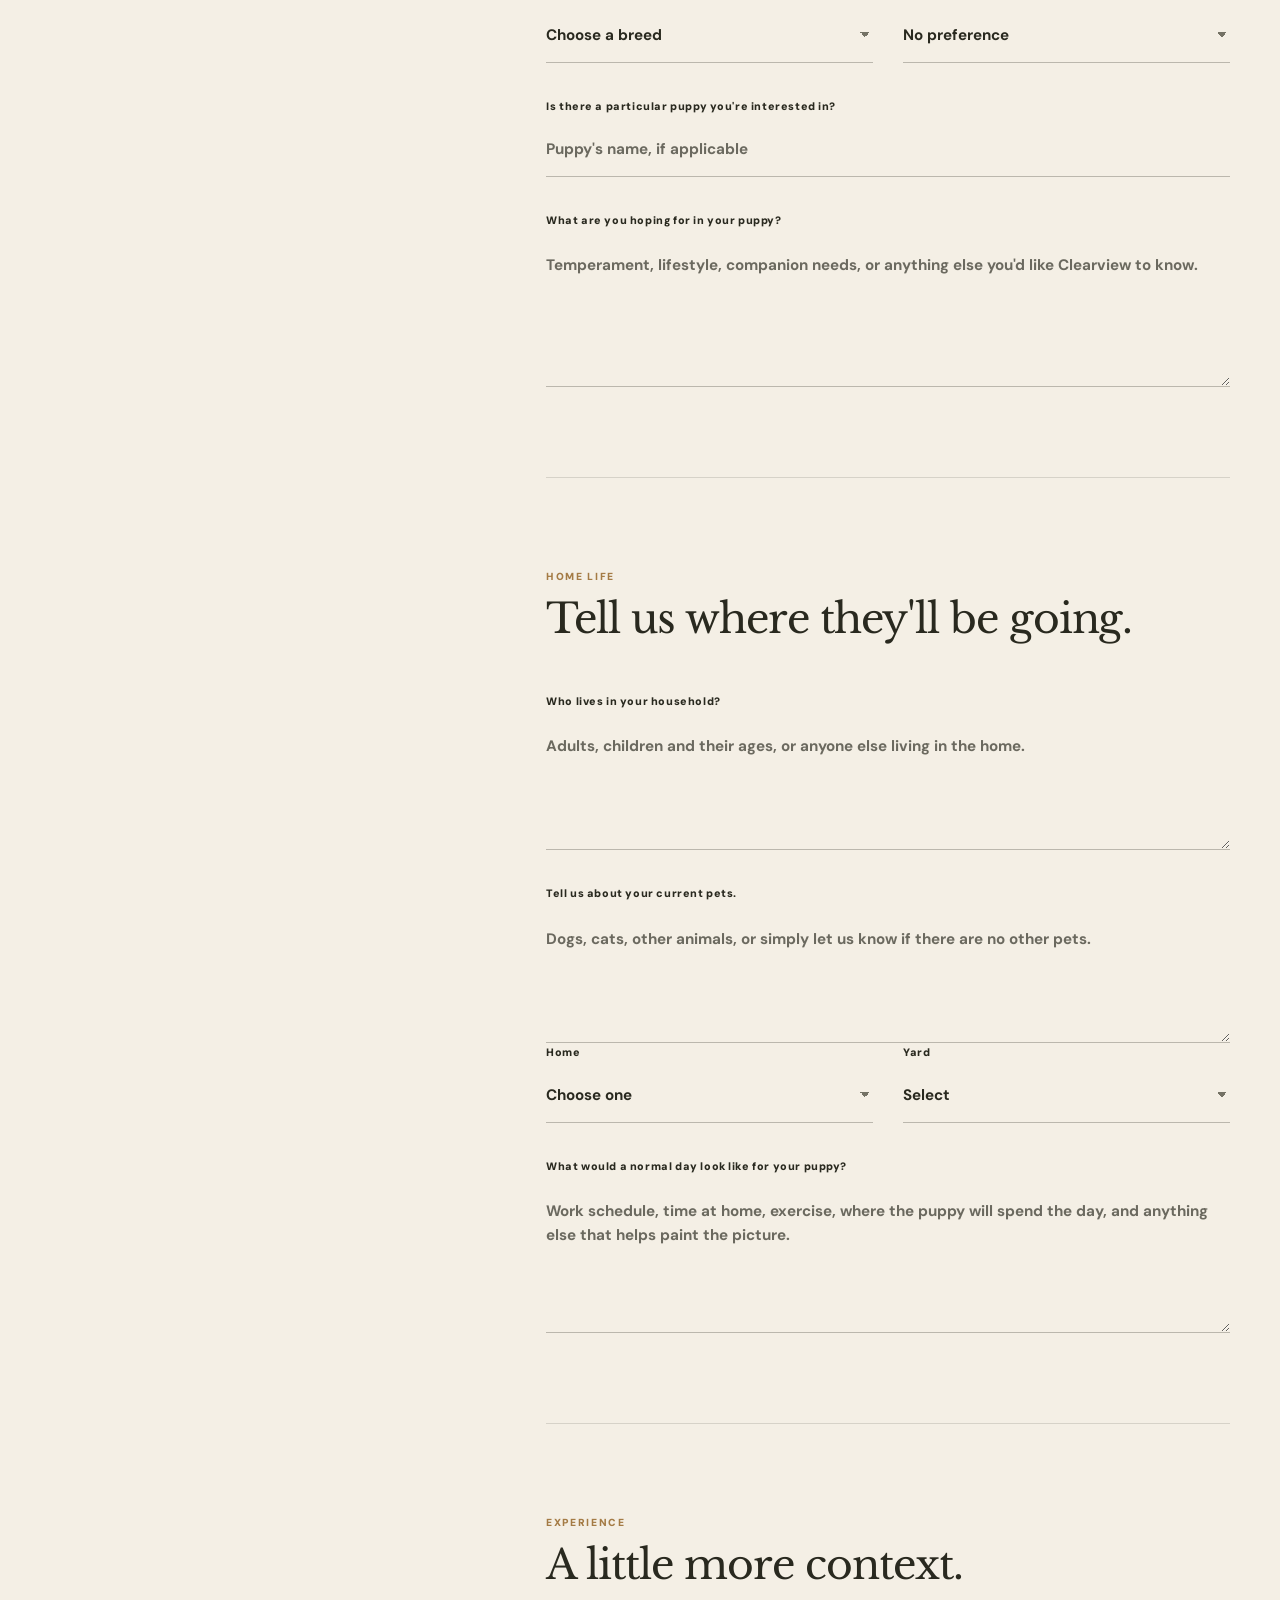
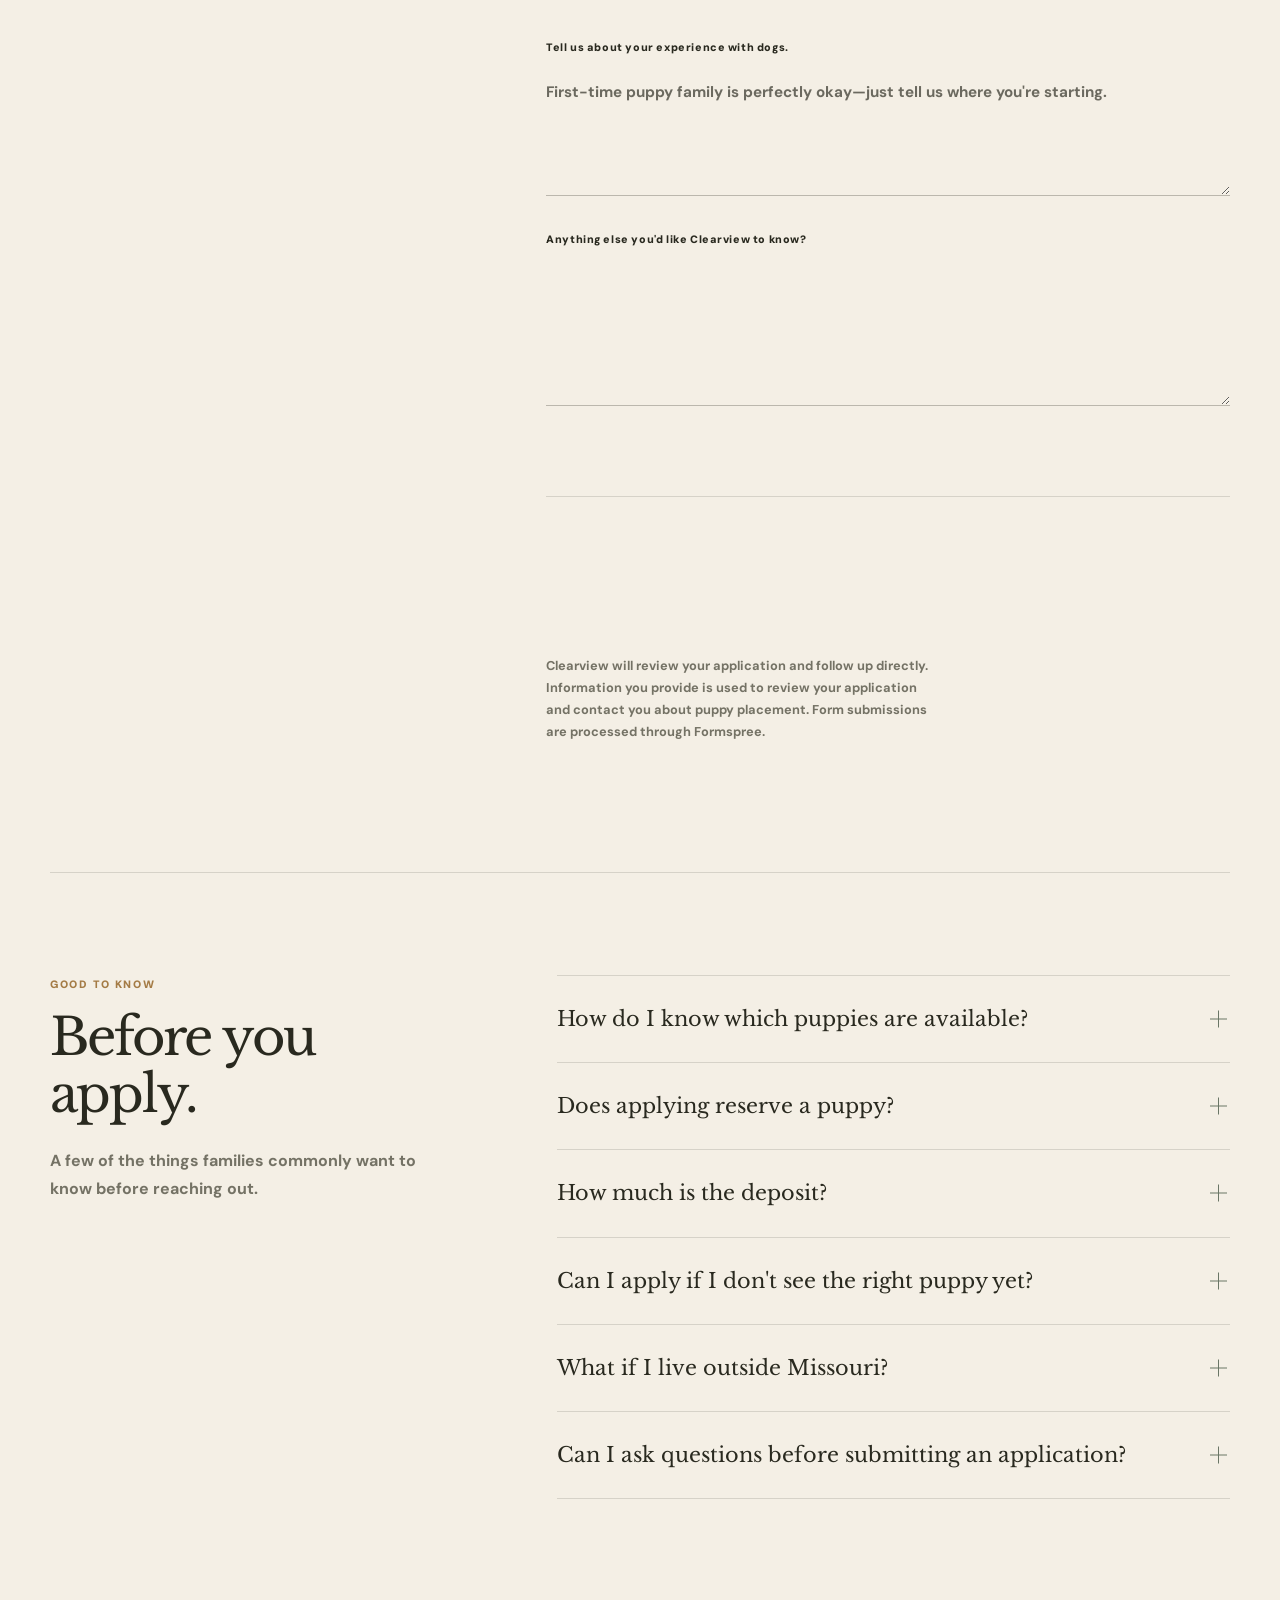
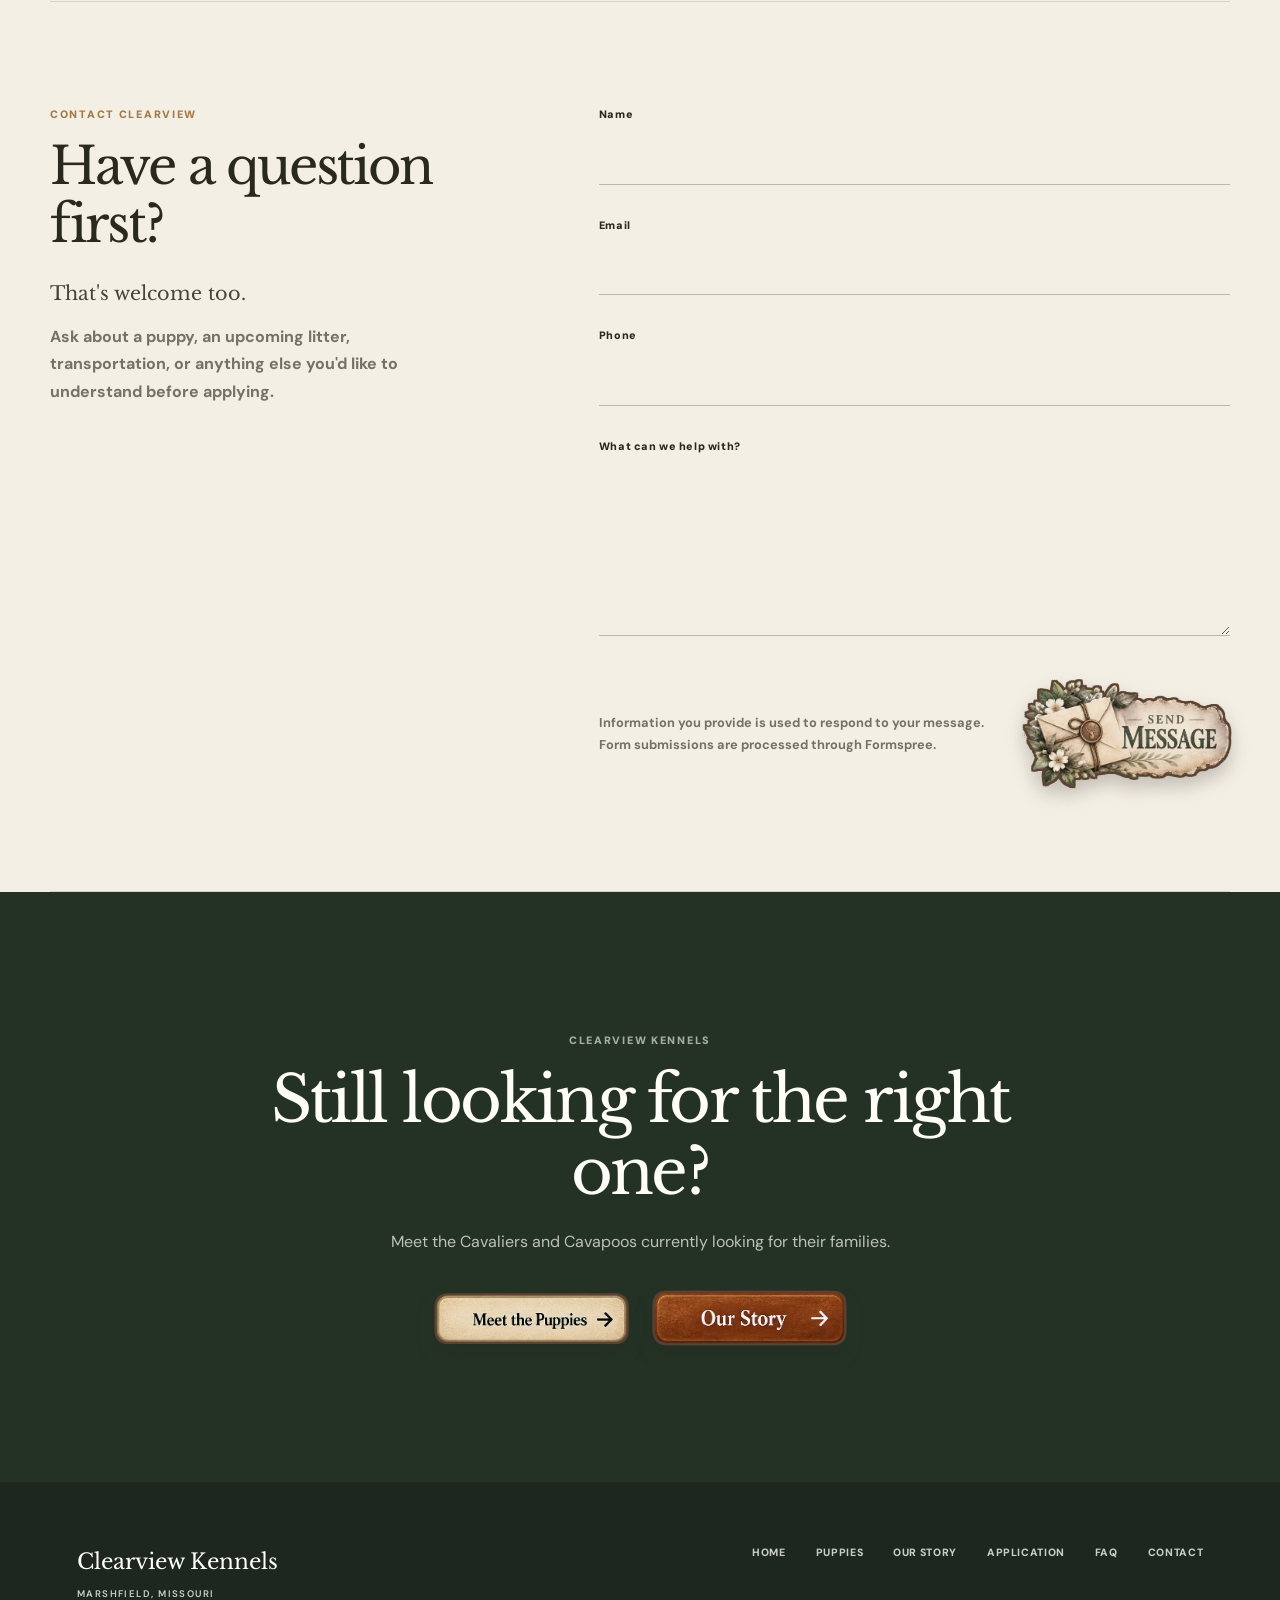
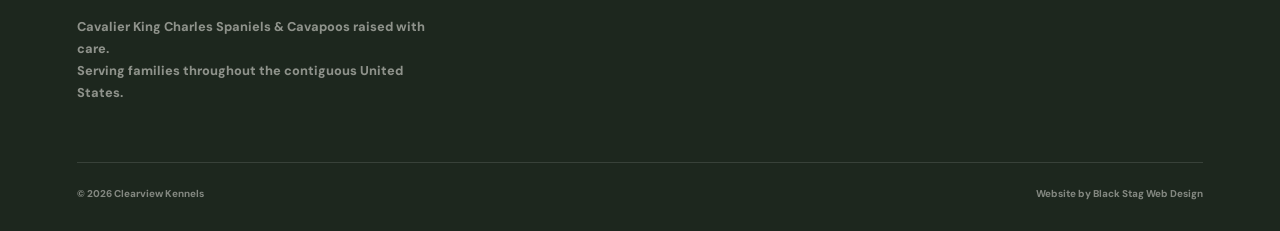
<file: apply.html>
<!doctype html>
<html lang="en">

<head>

  <!-- =====================================
       META
       ===================================== -->

  <meta charset="utf-8" />

  <meta
    name="viewport"
    content="width=device-width, initial-scale=1, viewport-fit=cover"
  />

  <title>
    Puppy Application &amp; Contact | Clearview Kennels
  </title>

  <meta
    name="description"
    content="Apply for a Cavalier King Charles Spaniel or Cavapoo puppy from Clearview Kennels in Marshfield, Missouri. Clearview works with families throughout the contiguous United States."
  />

  <meta
    name="robots"
    content="index,follow,max-image-preview:large"
  />

  <meta
    name="theme-color"
    content="#354735"
  />

  <link
    rel="canonical"
    href="https://clearviewkennels.com/apply.html"
  />


  <!-- =====================================
       OPEN GRAPH
       ===================================== -->

  <meta
    property="og:type"
    content="website"
  />

  <meta
    property="og:site_name"
    content="Clearview Kennels"
  />

  <meta
    property="og:locale"
    content="en_US"
  />

  <meta
    property="og:title"
    content="Puppy Application &amp; Contact | Clearview Kennels"
  />

  <meta
    property="og:description"
    content="Apply for a Cavalier King Charles Spaniel or Cavapoo puppy from Clearview Kennels in Marshfield, Missouri, serving families throughout the contiguous United States."
  />

  <meta
    property="og:url"
    content="https://clearviewkennels.com/apply.html"
  />


  
  <meta
    property="og:image"
    content="https://clearviewkennels.com/ck-assets/ck-web-bg.webp"
  />

  <meta
    property="og:image:type"
    content="image/webp"
  />

  <meta
    property="og:image:alt"
    content="Clearview Kennels in Marshfield, Missouri"
  />

  <!-- =====================================
       TWITTER / SOCIAL SHARING
       ===================================== -->

  <meta
    name="twitter:card"
    content="summary_large_image"
  />

  <meta
    name="twitter:title"
    content="Puppy Application &amp; Contact | Clearview Kennels"
  />

  <meta
    name="twitter:description"
    content="Apply for a Cavalier King Charles Spaniel or Cavapoo puppy from Clearview Kennels in Marshfield, Missouri."
  />

  <meta
    name="twitter:image"
    content="https://clearviewkennels.com/ck-assets/ck-web-bg.webp"
  />

  <meta
    name="twitter:image:alt"
    content="Clearview Kennels in Marshfield, Missouri"
  />


  <!-- =====================================
       CLEARVIEW SITE ICONS
       ===================================== -->

  <link
    rel="icon"
    type="image/webp"
    href="ck-icons/apple-touch-icon.webp"
  />

  <link
    rel="apple-touch-icon"
    href="ck-icons/apple-touch-icon.webp"
  />

  <link
    rel="manifest"
    href="manifest.webmanifest?v=20261002-1"
  />


  <!-- =====================================
       STRUCTURED DATA
       ===================================== -->

  <script type="application/ld+json">
  {
    "@context": "https://schema.org",
    "@graph": [
      {
        "@type": "WebPage",
        "@id": "https://clearviewkennels.com/apply.html#webpage",
        "url": "https://clearviewkennels.com/apply.html",
        "name": "Puppy Application & Contact | Clearview Kennels",
        "description": "Apply for a Cavalier King Charles Spaniel or Cavapoo puppy from Clearview Kennels in Marshfield, Missouri. Clearview works with families throughout the contiguous United States.",
        "inLanguage": "en-US",
        "isPartOf": {
          "@id": "https://clearviewkennels.com/#website"
        },
        "about": {
          "@id": "https://clearviewkennels.com/#organization"
        },
        "breadcrumb": {
          "@id": "https://clearviewkennels.com/apply.html#breadcrumb"
        }
      },
      {
        "@type": "BreadcrumbList",
        "@id": "https://clearviewkennels.com/apply.html#breadcrumb",
        "itemListElement": [
          {
            "@type": "ListItem",
            "position": 1,
            "name": "Home",
            "item": "https://clearviewkennels.com/"
          },
          {
            "@type": "ListItem",
            "position": 2,
            "name": "Puppy Application & Contact",
            "item": "https://clearviewkennels.com/apply.html"
          }
        ]
      }
    ]
  }
  </script>


  <!-- =====================================
       FONTS
       ===================================== -->

  <link
    rel="preconnect"
    href="https://fonts.googleapis.com"
  />

  <link
    rel="preconnect"
    href="https://fonts.gstatic.com"
    crossorigin
  />

  <link
    href="https://fonts.googleapis.com/css2?family=DM+Sans:wght@400;500;600&family=Libre+Baskerville:ital,wght@0,400;0,700;1,400&display=swap"
    rel="stylesheet"
  />


  <!-- =====================================
       STYLES
       ===================================== -->

  <link
    rel="stylesheet"
    href="styles.css?v=20261002-4"
  />

</head>


<body class="interior-page apply-page">


  <!-- =====================================
       HEADER
       ===================================== -->

  <header
    class="site-header scrolled"
    id="siteHeader"
  >

    <a
      class="brand brand-with-home"
      href="index.html"
      aria-label="Clearview Kennels home"
    >

      <span
        class="brand-home-icon"
        aria-hidden="true"
      >
        <svg
          viewBox="0 0 32 32"
          role="presentation"
          focusable="false"
        >
          <path
            d="M5 15.5 15.4 6.8 27 15.2"
          />
          <path
            d="M8 14.2v11.3h16V14.1"
          />
          <path
            d="M12.6 25.5v-7.2h6.8v7.2"
          />
          <path
            d="M21.2 9.8V6.3h3v6"
          />
        </svg>
      </span>

      <span class="brand-copy">
        <span class="brand-name">
          Clearview Kennels
        </span>

        <span class="brand-location">
          Marshfield, Missouri
        </span>
      </span>

    </a>


    <button
      class="menu-toggle"
      id="menuToggle"
      type="button"
      aria-label="Open navigation"
      aria-expanded="false"
      aria-controls="siteNav"
    >

      <span></span>
      <span></span>

    </button>


    <nav
      class="site-nav sticker-nav"
      id="siteNav"
      aria-label="Main navigation"
    >

      <a
        class="sticker-button sticker-nav-button"
        href="puppies.html"
        aria-label="Puppies"
      >
        <img
          src="ck-buttons/puppies-btn.webp"
          alt=""
        />

        <span class="visually-hidden">
          Puppies
        </span>
      </a>


      <a
        class="sticker-button sticker-nav-button"
        href="index.html#process"
        aria-label="How It Works"
      >
        <img
          src="ck-buttons/how-it-works-btn.webp"
          alt=""
        />

        <span class="visually-hidden">
          How It Works
        </span>
      </a>


      <a
        class="sticker-button sticker-nav-button"
        href="#contact"
        aria-label="Contact"
      >
        <img
          src="ck-buttons/contact-btn.webp"
          alt=""
        />

        <span class="visually-hidden">
          Contact
        </span>
      </a>


      <a
        class="sticker-button sticker-nav-button sticker-nav-cta"
        href="#application"
        aria-label="Puppy Application"
        aria-current="page"
      >
        <img
          src="ck-buttons/puppy-app-btn.webp"
          alt=""
        />

        <span class="visually-hidden">
          Puppy Application
        </span>
      </a>

    </nav>

  </header>


  <!-- =====================================
       MAIN
       ===================================== -->

  <main>


    <!-- =====================================
         INTRO
         ===================================== -->

    <section class="application-hero">

      <div class="application-hero-inner">

        <p class="eyebrow">
          Puppy Application
        </p>

        <h1>
          Tell us about
          your family.
        </h1>

        <p class="lead">
          Finding the right home matters.
          This gives Clearview a chance to
          get to know you before talking
          through the next step.
        </p>

      </div>

    </section>


    <!-- =====================================
         APPLICATION
         ===================================== -->

    <section
      class="section application-section"
      id="application"
    >

      <div class="application-layout">


        <div class="application-intro">

          <p class="eyebrow">
            A Little About You
          </p>

          <h2>
            Start the
            conversation.
          </h2>

          <p>
            You don't need to have every
            detail figured out. Tell
            Clearview about your household,
            what you're looking for, and
            whether a particular puppy has
            already caught your eye.
          </p>

          <p>
            Submitting an application
            doesn't automatically reserve
            a puppy. Clearview will follow
            up with you about availability
            and the next steps.
          </p>

        </div>


        <!-- =================================
             PUPPY APPLICATION FORM
             ================================= -->

        <form
          class="clearview-form application-form"
          id="puppyApplication"
          action="https://formspree.io/f/myezpdkk"
          method="POST"
        >

          <input
            type="hidden"
            name="_subject"
            value="New Puppy Application - Clearview Kennels"
          />

          <input
            type="hidden"
            id="selectedPuppy"
            name="puppy"
            value=""
          />


          <div class="form-section">

            <div class="form-section-heading">

              <p class="form-kicker">
                Your Information
              </p>

              <h3>
                Who are we talking to?
              </h3>

            </div>


            <div class="form-grid">

              <div class="form-field">

                <label for="firstName">
                  First name
                </label>

                <input
                  type="text"
                  id="firstName"
                  name="first_name"
                  autocomplete="given-name"
                  required
                />

              </div>


              <div class="form-field">

                <label for="lastName">
                  Last name
                </label>

                <input
                  type="text"
                  id="lastName"
                  name="last_name"
                  autocomplete="family-name"
                  required
                />

              </div>


              <div class="form-field">

                <label for="email">
                  Email
                </label>

                <input
                  type="email"
                  id="email"
                  name="email"
                  autocomplete="email"
                  required
                />

              </div>


              <div class="form-field">

                <label for="phone">
                  Phone
                </label>

                <input
                  type="tel"
                  id="phone"
                  name="phone"
                  autocomplete="tel"
                  required
                />

              </div>


              <div class="form-field">

                <label for="city">
                  City
                </label>

                <input
                  type="text"
                  id="city"
                  name="city"
                  autocomplete="address-level2"
                  required
                />

              </div>


              <div class="form-field">

                <label for="state">
                  State
                </label>

                <input
                  type="text"
                  id="state"
                  name="state"
                  autocomplete="address-level1"
                  required
                />

              </div>

            </div>

          </div>


          <div class="form-section">

            <div class="form-section-heading">

              <p class="form-kicker">
                The Puppy
              </p>

              <h3>
                What are you looking for?
              </h3>

            </div>


            <div
              class="selected-puppy-note"
              id="selectedPuppyNote"
              hidden
            >

              <span>
                You're asking about
              </span>

              <strong id="selectedPuppyName">
              </strong>

            </div>


            <div class="form-grid">

              <div class="form-field">

                <label for="breedInterest">
                  Breed
                </label>

                <select
                  id="breedInterest"
                  name="breed_interest"
                  required
                >

                  <option
                    value=""
                    selected
                    disabled
                  >
                    Choose a breed
                  </option>

                  <option value="cavalier">
                    Cavalier King Charles Spaniel
                  </option>

                  <option value="cavapoo">
                    Cavapoo
                  </option>

                  <option value="either">
                    Open to either
                  </option>

                </select>

              </div>


              <div class="form-field">

                <label for="sexPreference">
                  Sex preference
                </label>

                <select
                  id="sexPreference"
                  name="sex_preference"
                >

                  <option value="">
                    No preference
                  </option>

                  <option value="female">
                    Female
                  </option>

                  <option value="male">
                    Male
                  </option>

                </select>

              </div>

            </div>


            <div class="form-field form-field-full">

              <label for="puppyInterest">
                Is there a particular puppy
                you're interested in?
              </label>

              <input
                type="text"
                id="puppyInterest"
                name="puppy_interest"
                placeholder="Puppy's name, if applicable"
              />

            </div>


            <div class="form-field form-field-full">

              <label for="lookingFor">
                What are you hoping for in
                your puppy?
              </label>

              <textarea
                id="lookingFor"
                name="looking_for"
                rows="5"
                placeholder="Temperament, lifestyle, companion needs, or anything else you'd like Clearview to know."
              ></textarea>

            </div>

          </div>


          <div class="form-section">

            <div class="form-section-heading">

              <p class="form-kicker">
                Home Life
              </p>

              <h3>
                Tell us where
                they'll be going.
              </h3>

            </div>


            <div class="form-field form-field-full">

              <label for="household">
                Who lives in your household?
              </label>

              <textarea
                id="household"
                name="household"
                rows="4"
                placeholder="Adults, children and their ages, or anyone else living in the home."
                required
              ></textarea>

            </div>


            <div class="form-field form-field-full">

              <label for="pets">
                Tell us about your current
                pets.
              </label>

              <textarea
                id="pets"
                name="current_pets"
                rows="4"
                placeholder="Dogs, cats, other animals, or simply let us know if there are no other pets."
              ></textarea>

            </div>


            <div class="form-grid">

              <div class="form-field">

                <label for="homeType">
                  Home
                </label>

                <select
                  id="homeType"
                  name="home_type"
                  required
                >

                  <option
                    value=""
                    selected
                    disabled
                  >
                    Choose one
                  </option>

                  <option value="house">
                    House
                  </option>

                  <option value="apartment">
                    Apartment
                  </option>

                  <option value="townhome">
                    Townhome
                  </option>

                  <option value="farm-rural">
                    Farm / Rural property
                  </option>

                  <option value="other">
                    Other
                  </option>

                </select>

              </div>


              <div class="form-field">

                <label for="yard">
                  Yard
                </label>

                <select
                  id="yard"
                  name="yard"
                >

                  <option value="">
                    Select
                  </option>

                  <option value="fenced">
                    Fenced yard
                  </option>

                  <option value="unfenced">
                    Unfenced yard
                  </option>

                  <option value="none">
                    No yard
                  </option>

                  <option value="other">
                    Other arrangement
                  </option>

                </select>

              </div>

            </div>


            <div class="form-field form-field-full">

              <label for="dailyLife">
                What would a normal day
                look like for your puppy?
              </label>

              <textarea
                id="dailyLife"
                name="daily_life"
                rows="5"
                placeholder="Work schedule, time at home, exercise, where the puppy will spend the day, and anything else that helps paint the picture."
                required
              ></textarea>

            </div>

          </div>


          <div class="form-section">

            <div class="form-section-heading">

              <p class="form-kicker">
                Experience
              </p>

              <h3>
                A little more context.
              </h3>

            </div>


            <div class="form-field form-field-full">

              <label for="dogExperience">
                Tell us about your experience
                with dogs.
              </label>

              <textarea
                id="dogExperience"
                name="dog_experience"
                rows="4"
                placeholder="First-time puppy family is perfectly okay—just tell us where you're starting."
              ></textarea>

            </div>


            <div class="form-field form-field-full">

              <label for="questions">
                Anything else you'd like
                Clearview to know?
              </label>

              <textarea
                id="questions"
                name="additional_information"
                rows="5"
              ></textarea>

            </div>

          </div>


          <div class="form-submit">

            <p>
              Clearview will review your
              application and follow up
              directly. Information you
              provide is used to review
              your application and contact
              you about puppy placement.
              Form submissions are
              processed through Formspree.
            </p>


            <button
              class="form-sticker-submit"
              type="submit"
              aria-label="Send Application"
            >
              <img
                src="ck-buttons/send-app-btn.webp"
              loading="lazy"
              decoding="async"
                alt=""
                aria-hidden="true"
              />

              <span class="visually-hidden">
                Send Application
              </span>
            </button>

          </div>

        </form>

      </div>

    </section>


    <!-- =====================================
         FAQ
         ===================================== -->

    <section
      class="section faq-section"
      id="faq"
    >

      <div class="faq-heading">

        <p class="eyebrow">
          Good to Know
        </p>

        <h2>
          Before you apply.
        </h2>

        <p>
          A few of the things families
          commonly want to know before
          reaching out.
        </p>

      </div>


      <div class="faq-list">


        <details class="faq-item">

          <summary>
            How do I know which puppies
            are available?
          </summary>

          <div class="faq-answer">

            <p>
              Puppies shown as available
              on the Puppies page are
              currently looking for their
              families. Availability can
              change, so Clearview will
              confirm the puppy's status
              when speaking with you.
            </p>

          </div>

        </details>


        <details class="faq-item">

          <summary>
            Does applying reserve a puppy?
          </summary>

          <div class="faq-answer">

            <p>
              No. An application starts
              the conversation. Once an
              application is approved,
              Clearview can explain the
              reservation process for an
              available puppy.
            </p>

          </div>

        </details>


        <details class="faq-item">

          <summary>
            How much is the deposit?
          </summary>

          <div class="faq-answer">

            <p>
              The reservation deposit
              is $300 for approved
              families. Clearview will
              confirm availability and
              reservation details before
              any payment is made.
            </p>

          </div>

        </details>


        <details class="faq-item">

          <summary>
            Can I apply if I don't see
            the right puppy yet?
          </summary>

          <div class="faq-answer">

            <p>
              Yes. You can contact
              Clearview about upcoming
              puppies and future litters
              even when the puppy you're
              looking for isn't currently
              listed.
            </p>

          </div>

        </details>


        <details class="faq-item">

          <summary>
            What if I live outside Missouri?
          </summary>

          <div class="faq-answer">

            <p>
              Clearview is based in
              Marshfield, Missouri, and
              works with families throughout
              the contiguous United States.
              Depending on the situation,
              personal pickup, ground
              transportation, or flight-nanny
              arrangements may be discussed.
            </p>

          </div>

        </details>


        <details class="faq-item">

          <summary>
            Can I ask questions before
            submitting an application?
          </summary>

          <div class="faq-answer">

            <p>
              Absolutely. Use the contact
              section below if you have a
              question first or aren't
              ready to apply yet.
            </p>

          </div>

        </details>


      </div>

    </section>


    <!-- =====================================
         CONTACT
         ===================================== -->

    <section
      class="section contact-section"
      id="contact"
    >

      <div class="contact-layout">


        <div class="contact-heading">

          <p class="eyebrow">
            Contact Clearview
          </p>

          <h2>
            Have a question first?
          </h2>

          <p class="lead">
            That's welcome too.
          </p>

          <p>
            Ask about a puppy, an upcoming
            litter, transportation, or
            anything else you'd like to
            understand before applying.
          </p>

        </div>


        <!-- =================================
             CONTACT FORM
             ================================= -->

        <form
          class="clearview-form contact-form"
          id="contactForm"
          action="https://formspree.io/f/xoevlnjw"
          method="POST"
        >

          <input
            type="hidden"
            name="_subject"
            value="New Website Message - Clearview Kennels"
          />


          <div class="form-field">

            <label for="contactName">
              Name
            </label>

            <input
              type="text"
              id="contactName"
              name="name"
              autocomplete="name"
              required
            />

          </div>


          <div class="form-field">

            <label for="contactEmail">
              Email
            </label>

            <input
              type="email"
              id="contactEmail"
              name="email"
              autocomplete="email"
              required
            />

          </div>


          <div class="form-field">

            <label for="contactPhone">
              Phone
            </label>

            <input
              type="tel"
              id="contactPhone"
              name="phone"
              autocomplete="tel"
            />

          </div>


          <div class="form-field">

            <label for="contactMessage">
              What can we help with?
            </label>

            <textarea
              id="contactMessage"
              name="message"
              rows="6"
              required
            ></textarea>

          </div>


          <div class="form-submit contact-submit">

            <p>
              Information you provide is
              used to respond to your
              message. Form submissions are
              processed through Formspree.
            </p>


            <button
              class="form-sticker-submit"
              type="submit"
              aria-label="Send Message"
            >
              <img
                src="ck-buttons/send-mess-btn.webp"
              loading="lazy"
              decoding="async"
                alt=""
                aria-hidden="true"
              />

              <span class="visually-hidden">
                Send Message
              </span>
            </button>

          </div>

        </form>

      </div>

    </section>


    <!-- =====================================
         FINAL CTA
         ===================================== -->

    <section class="final-cta">

      <p class="eyebrow">
        Clearview Kennels
      </p>

      <h2>
        Still looking for
        the right one?
      </h2>

      <p>
        Meet the Cavaliers and Cavapoos
        currently looking for their
        families.
      </p>


      <div class="final-cta-actions sticker-actions">

        <a
          class="sticker-button sticker-button-large"
          href="puppies.html"
          aria-label="Meet the Puppies"
        >
          <img
            src="ck-buttons/meet-the-pups-btn.webp"
            alt=""
          />

          <span class="visually-hidden">
            Meet the Puppies
          </span>
        </a>


        <a
          class="sticker-button sticker-button-large"
          href="index.html#about"
          aria-label="Our Story"
        >
          <img
            src="ck-buttons/our-story-btn.webp"
            alt=""
          />

          <span class="visually-hidden">
            Our Story
          </span>
        </a>

      </div>

    </section>


  </main>


  <!-- =====================================
       FOOTER
       ===================================== -->

  <footer class="site-footer">

    <div class="footer-top">


      <div class="footer-brand">

        <strong>
          Clearview Kennels
        </strong>

        <span>
          Marshfield, Missouri
        </span>

        <p>
          Cavalier King Charles Spaniels
          &amp; Cavapoos raised with care.
        </p>

        <p>
          Serving families throughout the
          contiguous United States.
        </p>

      </div>


      <nav
        class="footer-nav"
        aria-label="Footer navigation"
      >

        <a href="index.html">
          Home
        </a>

        <a href="puppies.html">
          Puppies
        </a>

        <a href="index.html#about">
          Our Story
        </a>

        <a href="#application">
          Application
        </a>

        <a href="#faq">
          FAQ
        </a>

        <a href="#contact">
          Contact
        </a>

      </nav>

    </div>


    <div class="footer-bottom">

      <span>
        © <span id="year"></span>
        Clearview Kennels
      </span>


      <a
        href="https://blackstagweb.com/"
        target="_blank"
        rel="noopener"
      >
        Website by Black Stag Web Design
      </a>

    </div>

  </footer>


  <!-- =====================================
       SCRIPTS
       ===================================== -->

  <script src="data/puppies.js?v=20260930-6"></script>

  <script src="data/puppy-system.js?v=20260930-6"></script>

  <script src="script.js?v=20261002-5"></script>


</body>

</html>
</file>
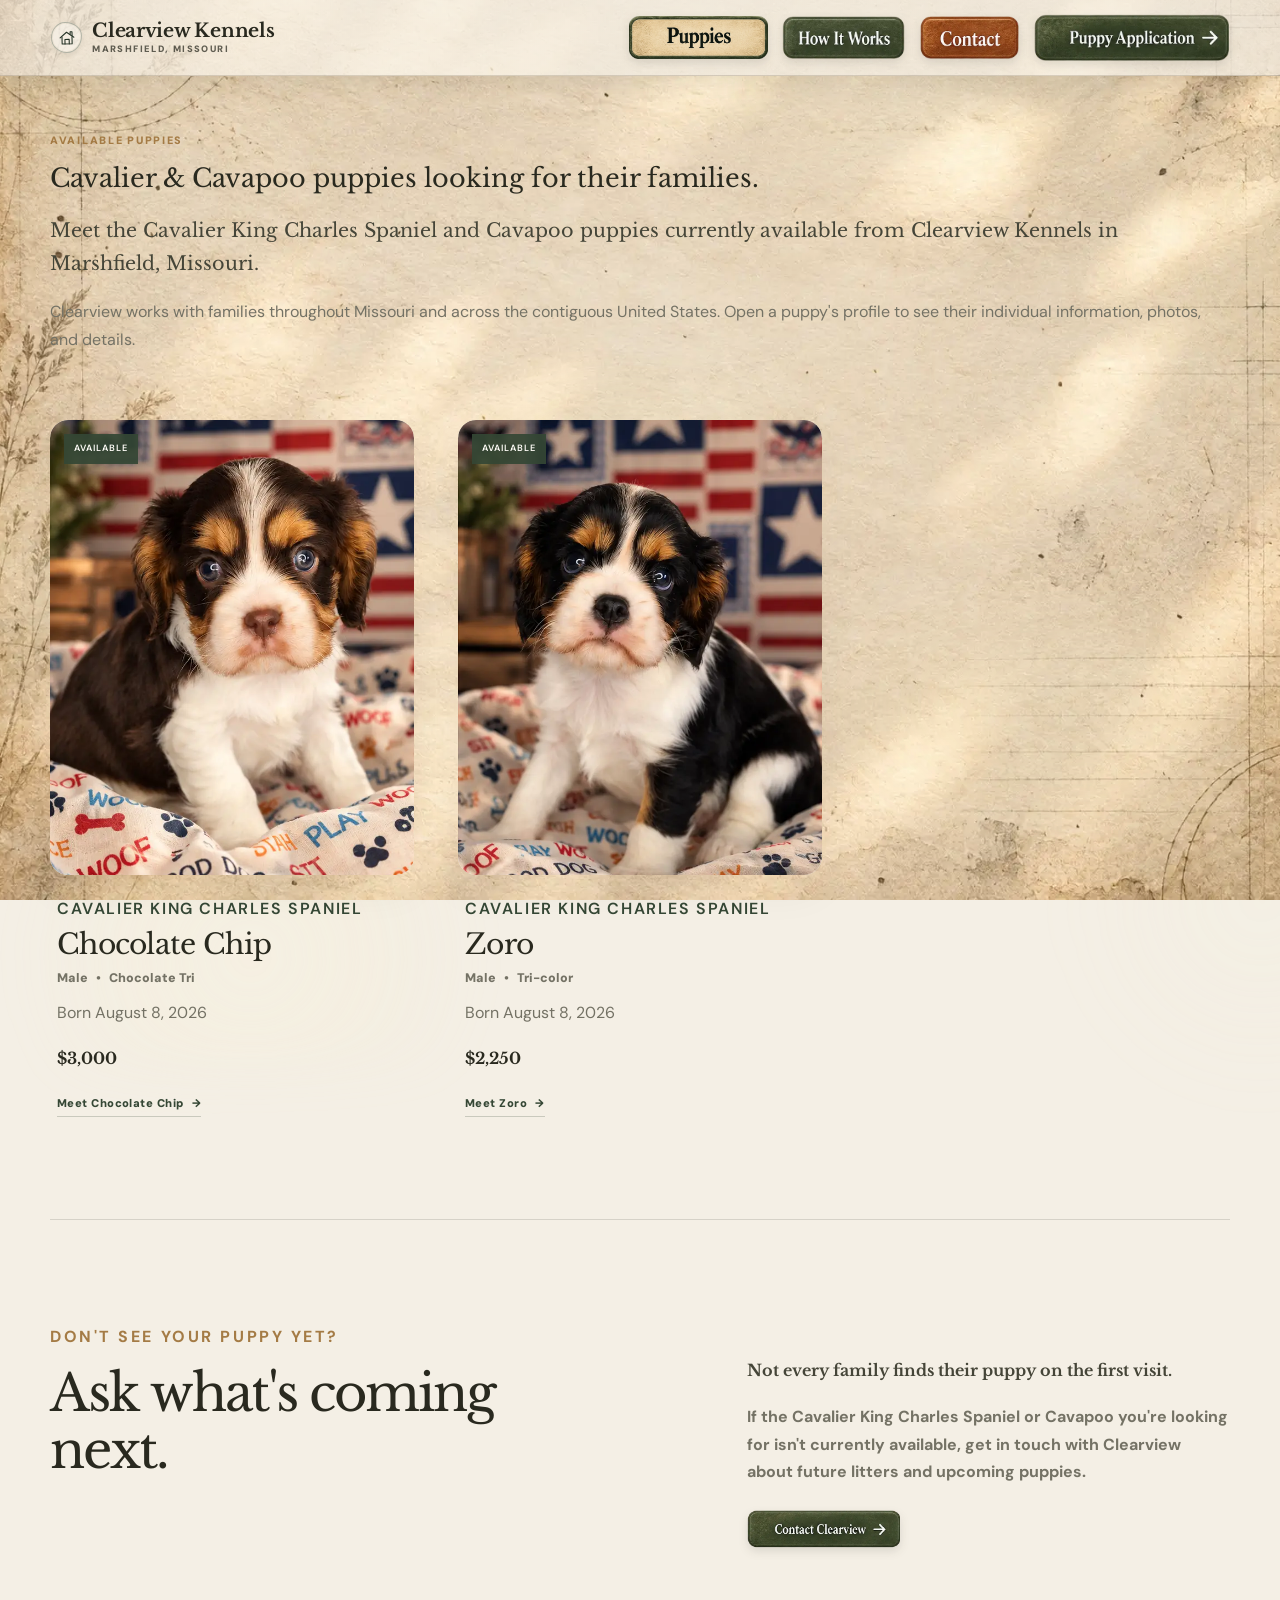
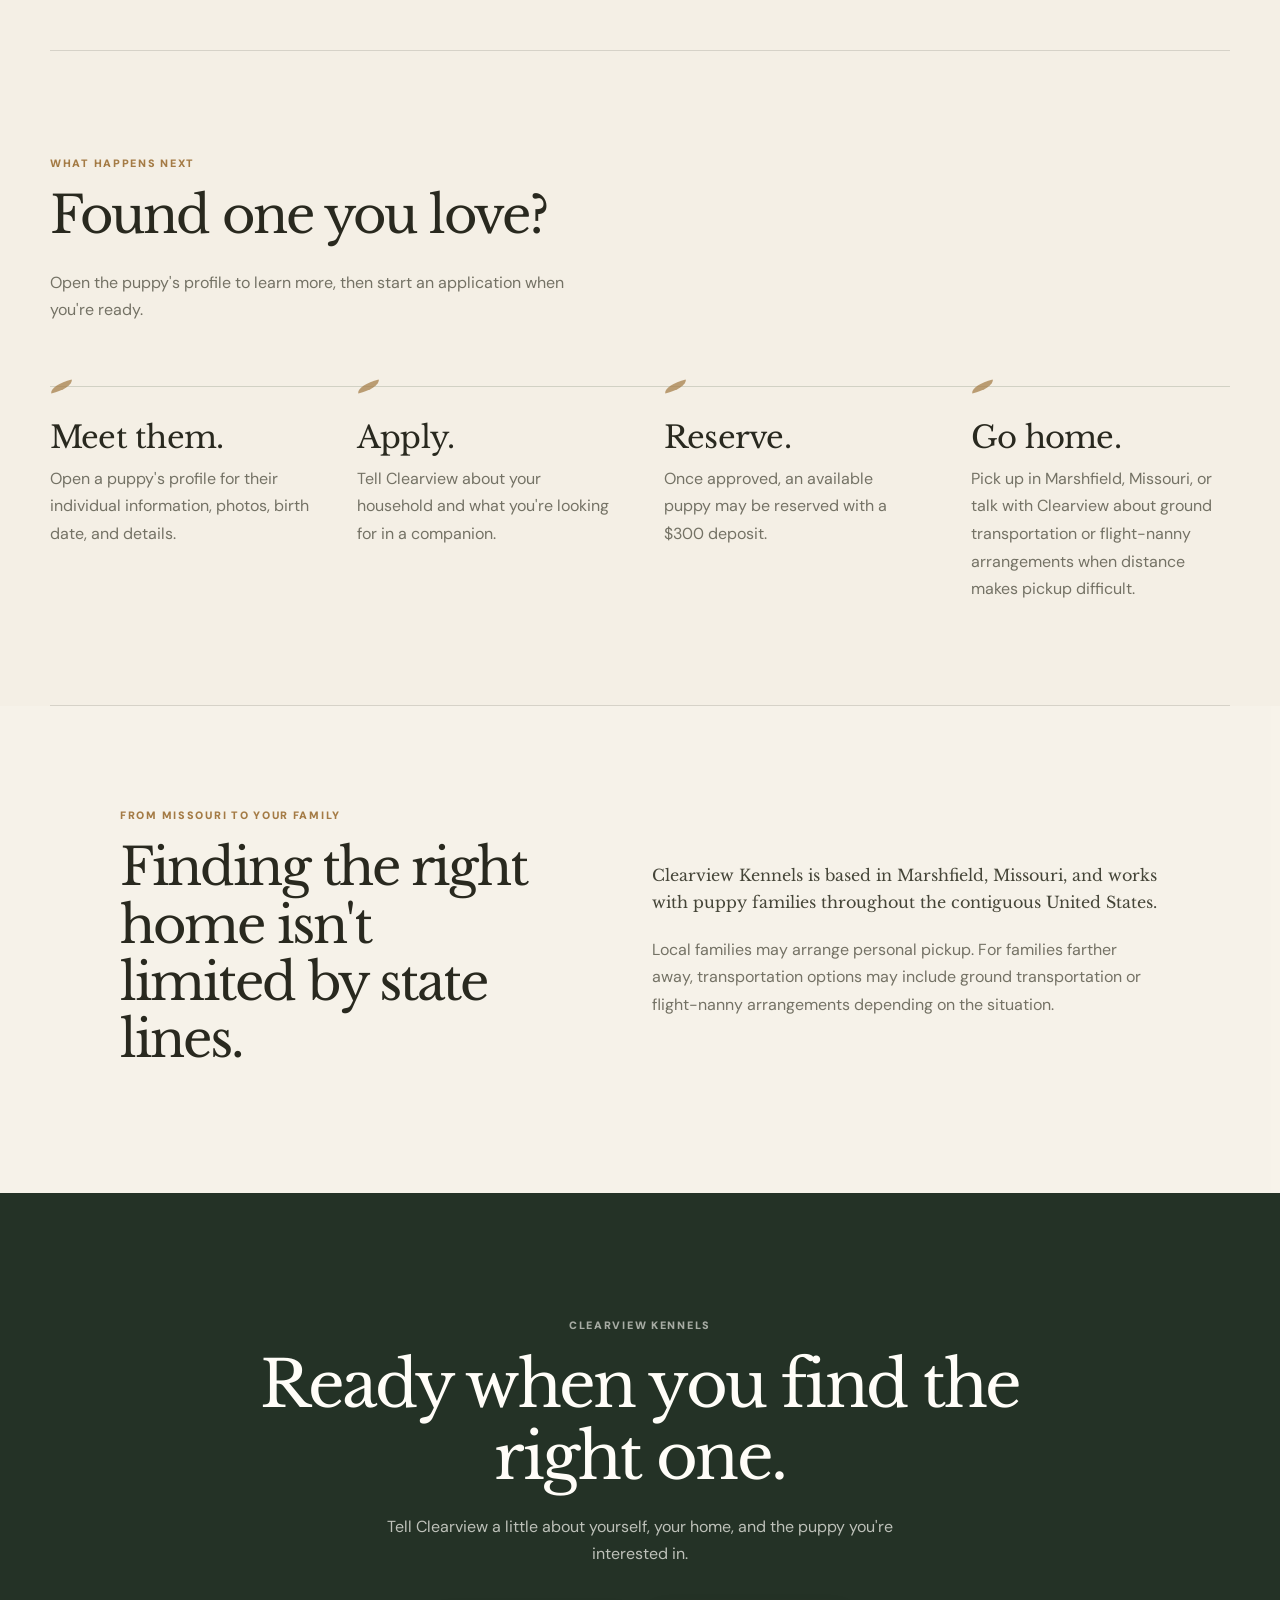
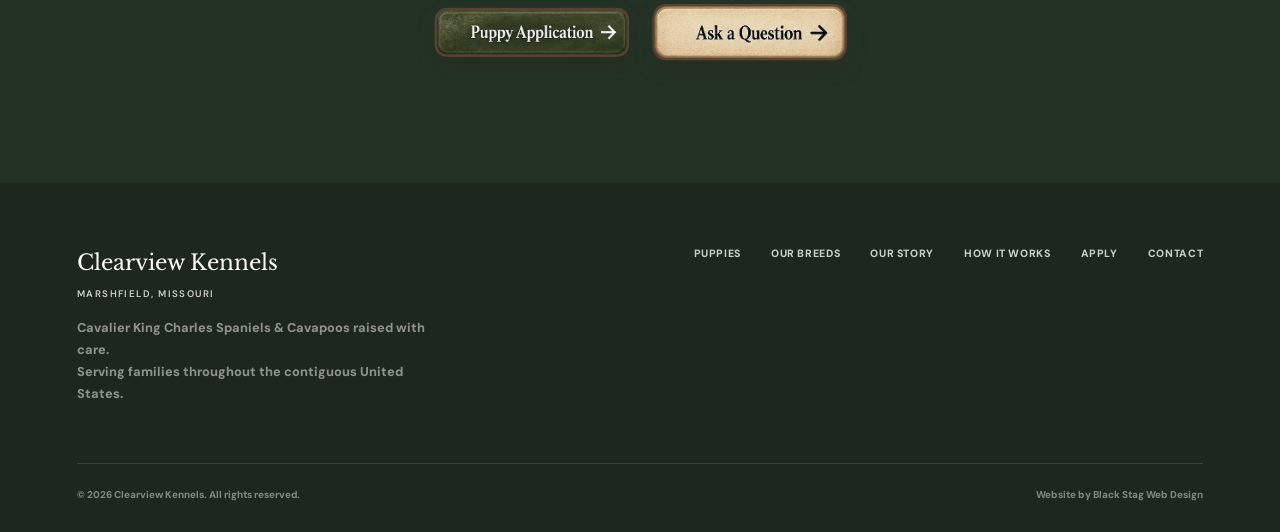
<file: puppies.html>
<!doctype html>
<html lang="en">

<head>

  <!-- =====================================
       META
       ===================================== -->

  <meta charset="utf-8" />

  <meta
    name="viewport"
    content="width=device-width, initial-scale=1, viewport-fit=cover"
  />

  <title>
    Available Cavalier &amp; Cavapoo Puppies | Clearview Kennels
  </title>

  <meta
    name="description"
    content="Meet available Cavalier King Charles Spaniel and Cavapoo puppies from Clearview Kennels in Marshfield, Missouri, serving families throughout the contiguous United States."
  />

  <meta
    name="robots"
    content="index,follow,max-image-preview:large"
  />

  <meta
    name="theme-color"
    content="#354735"
  />

  <link
    rel="canonical"
    href="https://clearviewkennels.com/puppies.html"
  />


  <!-- =====================================
       OPEN GRAPH
       ===================================== -->

  <meta
    property="og:type"
    content="website"
  />

  <meta
    property="og:site_name"
    content="Clearview Kennels"
  />

  <meta
    property="og:locale"
    content="en_US"
  />

  <meta
    property="og:title"
    content="Available Cavalier &amp; Cavapoo Puppies | Clearview Kennels"
  />

  <meta
    property="og:description"
    content="Meet available Cavalier King Charles Spaniel and Cavapoo puppies raised by Clearview Kennels in Marshfield, Missouri."
  />

  <meta
    property="og:url"
    content="https://clearviewkennels.com/puppies.html"
  />


  
  <meta
    property="og:image"
    content="https://clearviewkennels.com/ck-assets/ck-web-bg.webp"
  />

  <meta
    property="og:image:type"
    content="image/webp"
  />

  <meta
    property="og:image:alt"
    content="Clearview Kennels in Marshfield, Missouri"
  />

<!-- =====================================
       TWITTER / SOCIAL SHARING
       ===================================== -->

  <meta
    name="twitter:card"
    content="summary_large_image"
  />

  <meta
    name="twitter:title"
    content="Available Cavalier &amp; Cavapoo Puppies | Clearview Kennels"
  />

  <meta
    name="twitter:description"
    content="Meet available Cavalier King Charles Spaniel and Cavapoo puppies from Clearview Kennels in Marshfield, Missouri."
  />


  
  <meta
    name="twitter:image"
    content="https://clearviewkennels.com/ck-assets/ck-web-bg.webp"
  />

  <meta
    name="twitter:image:alt"
    content="Clearview Kennels in Marshfield, Missouri"
  />

<!-- =====================================
       CLEARVIEW SITE ICONS
       ===================================== -->

  <link
    rel="icon"
    type="image/webp"
    href="ck-icons/apple-touch-icon.webp"
  />

  <link
    rel="apple-touch-icon"
    href="ck-icons/apple-touch-icon.webp"
  />

  <link
    rel="manifest"
    href="manifest.webmanifest?v=20261002-1"
  />


  <!-- =====================================
       STRUCTURED DATA
       ===================================== -->

  <script type="application/ld+json" id="puppiesPageSchema">
  {
    "@context": "https://schema.org",
    "@graph": [
      {
        "@type": "ImageObject",
        "@id": "https://clearviewkennels.com/puppies.html#primaryimage",
        "url": "https://clearviewkennels.com/ck-assets/ck-web-bg.webp",
        "contentUrl": "https://clearviewkennels.com/ck-assets/ck-web-bg.webp",
        "caption": "Clearview Kennels in Marshfield, Missouri"
      },
      {
        "@type": "WebPage",
        "@id": "https://clearviewkennels.com/puppies.html#webpage",
        "url": "https://clearviewkennels.com/puppies.html",
        "name": "Available Cavalier & Cavapoo Puppies | Clearview Kennels",
        "description": "Available Cavalier King Charles Spaniel and Cavapoo puppies from Clearview Kennels in Marshfield, Missouri.",
        "inLanguage": "en-US",
        "isPartOf": {
          "@id": "https://clearviewkennels.com/#website"
        },
        "about": {
          "@id": "https://clearviewkennels.com/#organization"
        },
        "breadcrumb": {
          "@id": "https://clearviewkennels.com/puppies.html#breadcrumb"
        },
        "primaryImageOfPage": {
          "@id": "https://clearviewkennels.com/puppies.html#primaryimage"
        }
      },
      {
        "@type": "BreadcrumbList",
        "@id": "https://clearviewkennels.com/puppies.html#breadcrumb",
        "itemListElement": [
          {
            "@type": "ListItem",
            "position": 1,
            "name": "Home",
            "item": "https://clearviewkennels.com/"
          },
          {
            "@type": "ListItem",
            "position": 2,
            "name": "Available Puppies",
            "item": "https://clearviewkennels.com/puppies.html"
          }
        ]
      }
    ]
  }
  </script>


  <!-- =====================================
       FONTS
       ===================================== -->

  <link
    rel="preconnect"
    href="https://fonts.googleapis.com"
  />

  <link
    rel="preconnect"
    href="https://fonts.gstatic.com"
    crossorigin
  />

  <link
    href="https://fonts.googleapis.com/css2?family=DM+Sans:wght@400;500;600&family=Libre+Baskerville:ital,wght@0,400;0,700;1,400&display=swap"
    rel="stylesheet"
  />


  <!-- =====================================
       STYLES
       ===================================== -->

  <link
    rel="stylesheet"
    href="styles.css?v=20261002-4"
  />

</head>


<body class="interior-page inventory-page">


  <!-- =====================================
       HEADER
       ===================================== -->

  <header
    class="site-header scrolled"
    id="siteHeader"
  >

    <a
      class="brand brand-with-home"
      href="index.html"
      aria-label="Clearview Kennels home"
    >

      <span
        class="brand-home-icon"
        aria-hidden="true"
      >
        <svg
          viewBox="0 0 32 32"
          role="presentation"
          focusable="false"
        >
          <path
            d="M5 15.5 15.4 6.8 27 15.2"
          />
          <path
            d="M8 14.2v11.3h16V14.1"
          />
          <path
            d="M12.6 25.5v-7.2h6.8v7.2"
          />
          <path
            d="M21.2 9.8V6.3h3v6"
          />
        </svg>
      </span>

      <span class="brand-copy">
        <span class="brand-name">
          Clearview Kennels
        </span>

        <span class="brand-location">
          Marshfield, Missouri
        </span>
      </span>

    </a>


    <button
      class="menu-toggle"
      id="menuToggle"
      type="button"
      aria-label="Open navigation"
      aria-expanded="false"
      aria-controls="siteNav"
    >

      <span></span>
      <span></span>

    </button>


    <nav
      class="site-nav sticker-nav"
      id="siteNav"
      aria-label="Main navigation"
    >

      <a
        class="sticker-button sticker-nav-button"
        href="puppies.html"
        aria-label="Puppies"
        aria-current="page"
      >

        <img
          src="ck-buttons/puppies-btn.webp"
          alt=""
        />

        <span class="visually-hidden">
          Puppies
        </span>

      </a>


      <a
        class="sticker-button sticker-nav-button"
        href="index.html#process"
        aria-label="How It Works"
      >

        <img
          src="ck-buttons/how-it-works-btn.webp"
          alt=""
        />

        <span class="visually-hidden">
          How It Works
        </span>

      </a>


      <a
        class="sticker-button sticker-nav-button"
        href="apply.html#contact"
        aria-label="Contact"
      >

        <img
          src="ck-buttons/contact-btn.webp"
          alt=""
        />

        <span class="visually-hidden">
          Contact
        </span>

      </a>


      <a
        class="sticker-button sticker-nav-button sticker-nav-cta"
        href="apply.html"
        aria-label="Puppy Application"
      >

        <img
          src="ck-buttons/puppy-app-btn.webp"
          alt=""
        />

        <span class="visually-hidden">
          Puppy Application
        </span>

      </a>

    </nav>

  </header>


  <!-- =====================================
       MAIN
       ===================================== -->

  <main>


    <!-- =====================================
         AVAILABLE PUPPIES
         ===================================== -->

    <section class="section inventory-section">

      <div class="inventory-heading">

        <div>

          <p class="eyebrow">
            Available Puppies
          </p>

          <h1>
            Cavalier &amp; Cavapoo puppies
            looking for their families.
          </h1>

          <p class="lead">
            Meet the Cavalier King Charles
            Spaniel and Cavapoo puppies
            currently available from
            Clearview Kennels in Marshfield,
            Missouri.
          </p>

          <p>
            Clearview works with families
            throughout Missouri and across
            the contiguous United States.
            Open a puppy's profile to see
            their individual information,
            photos, and details.
          </p>

        </div>

      </div>


      <!-- =================================
           DYNAMIC INVENTORY

           Generated from:
           data/puppies.js

           by:
           data/puppy-system.js
           ================================= -->

      <div
        class="puppy-inventory"
        id="puppyInventory"
        aria-live="polite"
      >

        <div class="puppy-loading">

          <p class="eyebrow">
            Clearview Kennels
          </p>

          <p>
            Loading puppies…
          </p>

        </div>

      </div>

    </section>


    <!-- =====================================
         BETWEEN LITTERS / CONTACT
         ===================================== -->

    <section class="section inventory-contact">

      <div class="inventory-contact-inner">

        <div>

          <p class="eyebrow">
            Don't See Your Puppy Yet?
          </p>

          <h2>
            Ask what's coming next.
          </h2>

        </div>


        <div>

          <p class="lead">
            Not every family finds their
            puppy on the first visit.
          </p>

          <p>
            If the Cavalier King Charles
            Spaniel or Cavapoo you're
            looking for isn't currently
            available, get in touch with
            Clearview about future litters
            and upcoming puppies.
          </p>

          <a
            class="sticker-button sticker-button-inline"
            href="apply.html#contact"
            aria-label="Contact Clearview"
          >

            <img
              src="ck-buttons/contact-clearview.webp"
              alt=""
            />

            <span class="visually-hidden">
              Contact Clearview
            </span>

          </a>

        </div>

      </div>

    </section>


    <!-- =====================================
         PROCESS STRIP
         ===================================== -->

    <section class="section inventory-process">

      <div class="section-heading">

        <p class="eyebrow">
          What Happens Next
        </p>

        <h2>
          Found one you love?
        </h2>

        <p>
          Open the puppy's profile to
          learn more, then start an
          application when you're ready.
        </p>

      </div>


      <div class="process-list">

        <article class="process-step">

          <span
            class="process-mark"
            aria-hidden="true"
          ></span>

          <h3>
            Meet them.
          </h3>

          <p>
            Open a puppy's profile for
            their individual information,
            photos, birth date, and
            details.
          </p>

        </article>


        <article class="process-step">

          <span
            class="process-mark"
            aria-hidden="true"
          ></span>

          <h3>
            Apply.
          </h3>

          <p>
            Tell Clearview about your
            household and what you're
            looking for in a companion.
          </p>

        </article>


        <article class="process-step">

          <span
            class="process-mark"
            aria-hidden="true"
          ></span>

          <h3>
            Reserve.
          </h3>

          <p>
            Once approved, an available
            puppy may be reserved with
            a $300 deposit.
          </p>

        </article>


        <article class="process-step">

          <span
            class="process-mark"
            aria-hidden="true"
          ></span>

          <h3>
            Go home.
          </h3>

          <p>
            Pick up in Marshfield,
            Missouri, or talk with
            Clearview about ground
            transportation or flight-nanny
            arrangements when distance
            makes pickup difficult.
          </p>

        </article>

      </div>

    </section>


    <!-- =====================================
         SERVICE AREA
         ===================================== -->

    <section class="section location-section">

      <div class="location-heading">

        <p class="eyebrow">
          From Missouri to Your Family
        </p>

        <h2>
          Finding the right home
          isn't limited by state lines.
        </h2>

      </div>


      <div class="location-content">

        <p class="lead">
          Clearview Kennels is based in
          Marshfield, Missouri, and works
          with puppy families throughout
          the contiguous United States.
        </p>

        <p>
          Local families may arrange
          personal pickup. For families
          farther away, transportation
          options may include ground
          transportation or flight-nanny
          arrangements depending on the
          situation.
        </p>

      </div>

    </section>


    <!-- =====================================
         FINAL CTA
         ===================================== -->

    <section class="final-cta">

      <p class="eyebrow">
        Clearview Kennels
      </p>

      <h2>
        Ready when you find
        the right one.
      </h2>

      <p>
        Tell Clearview a little about
        yourself, your home, and the
        puppy you're interested in.
      </p>


      <div class="final-cta-actions sticker-actions">

        <a
          class="sticker-button sticker-button-large"
          href="apply.html"
          aria-label="Puppy Application"
        >

          <img
            src="ck-buttons/puppy-app-btn.webp"
            alt=""
          />

          <span class="visually-hidden">
            Puppy Application
          </span>

        </a>


        <a
          class="sticker-button sticker-button-large"
          href="apply.html#contact"
          aria-label="Ask a Question"
        >

          <img
            src="ck-buttons/ask-a-question-btn.webp"
            alt=""
          />

          <span class="visually-hidden">
            Ask a Question
          </span>

        </a>

      </div>

    </section>

  </main>


  <!-- =====================================
       FOOTER
       ===================================== -->

  <footer class="site-footer">

    <div class="footer-top">

      <div class="footer-brand">

        <strong>
          Clearview Kennels
        </strong>

        <span>
          Marshfield, Missouri
        </span>

        <p>
          Cavalier King Charles Spaniels
          &amp; Cavapoos raised with care.
        </p>

        <p>
          Serving families throughout the
          contiguous United States.
        </p>

      </div>


      <nav
        class="footer-nav"
        aria-label="Footer navigation"
      >

        <a href="puppies.html">
          Puppies
        </a>

        <a href="index.html#breeds">
          Our Breeds
        </a>

        <a href="index.html#about">
          Our Story
        </a>

        <a href="index.html#process">
          How It Works
        </a>

        <a href="apply.html">
          Apply
        </a>

        <a href="apply.html#contact">
          Contact
        </a>

      </nav>

    </div>


    <div class="footer-bottom">

      <span>
        © <span id="year"></span>
        Clearview Kennels.
        All rights reserved.
      </span>

      <a
        href="https://blackstagweb.com"
        target="_blank"
        rel="noopener noreferrer"
      >
        Website by Black Stag Web Design
      </a>

    </div>

  </footer>


  <!-- =====================================
       SCRIPTS
       ===================================== -->

  <script src="script.js?v=20261002-5"></script>

  <script src="data/puppies.js?v=20260930-6"></script>

  <script src="data/puppy-system.js?v=20260930-6"></script>

</body>

</html>
</file>
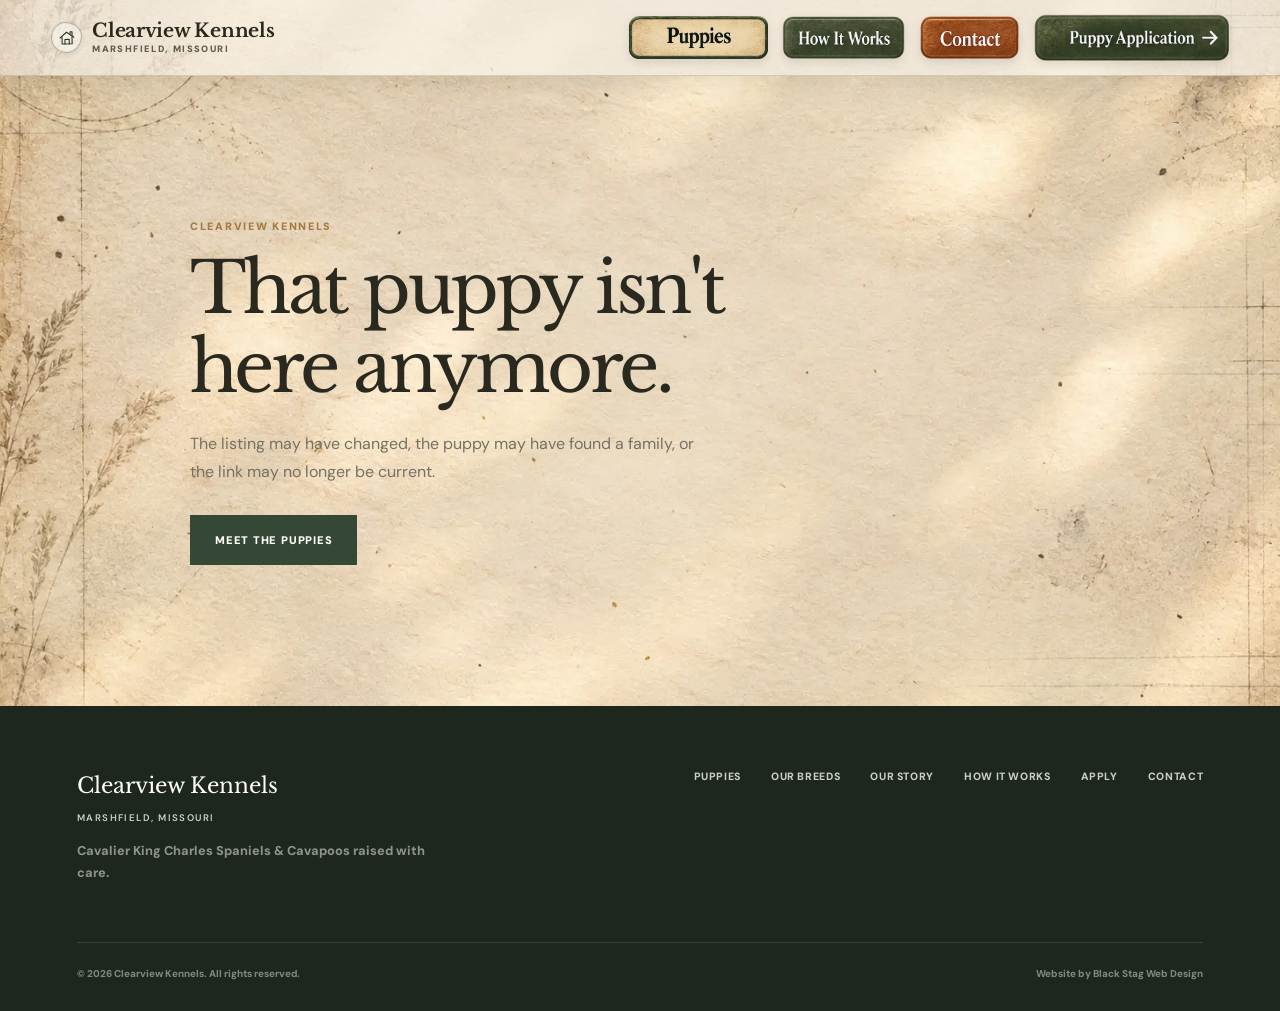
<file: puppy.html>
<!doctype html>
<html lang="en">

<head>

  <!-- =====================================
       CLEARVIEW SITE ICONS
       ===================================== -->

  <link
    rel="icon"
    type="image/webp"
    href="ck-icons/apple-touch-icon.webp"
  />

  <link
    rel="apple-touch-icon"
    href="ck-icons/apple-touch-icon.webp"
  />

  <link
    rel="manifest"
    href="manifest.webmanifest?v=20261002-1"
  />

  <meta
    name="theme-color"
    content="#354735"
  />


  <!-- =====================================
       META
       ===================================== -->

  <meta charset="utf-8" />

  <meta
    name="viewport"
    content="width=device-width, initial-scale=1, viewport-fit=cover"
  />

  <title>
    Puppy | Clearview Kennels
  </title>

  <meta
    name="description"
    content="Meet this puppy from Clearview Kennels in Marshfield, Missouri."
  />

  <meta
    name="robots"
    content="index,follow,max-image-preview:large"
  />

  <link
    rel="canonical"
    href="https://clearviewkennels.com/puppy.html"
  />


  <!-- =====================================
       SOCIAL SHARING
       Dynamic puppy data replaces these
       defaults when the page loads.
       ===================================== -->

  <meta
    property="og:type"
    content="website"
  />

  <meta
    property="og:site_name"
    content="Clearview Kennels"
  />

  <meta
    property="og:title"
    content="Puppy | Clearview Kennels"
  />

  <meta
    property="og:description"
    content="Meet this puppy from Clearview Kennels in Marshfield, Missouri."
  />

  <meta
    property="og:url"
    content="https://clearviewkennels.com/puppy.html"
  />

  <meta
    property="og:image"
    content="https://clearviewkennels.com/ck-assets/ck-web-bg.webp"
  />

  <meta
    property="og:image:alt"
    content="Clearview Kennels in Marshfield, Missouri"
  />

  <meta
    name="twitter:card"
    content="summary_large_image"
  />

  <meta
    name="twitter:title"
    content="Puppy | Clearview Kennels"
  />

  <meta
    name="twitter:description"
    content="Meet this puppy from Clearview Kennels in Marshfield, Missouri."
  />

  <meta
    name="twitter:image"
    content="https://clearviewkennels.com/ck-assets/ck-web-bg.webp"
  />

  <meta
    name="twitter:image:alt"
    content="Clearview Kennels in Marshfield, Missouri"
  />


  <!-- =====================================
       DYNAMIC PUPPY STRUCTURED DATA
       ===================================== -->

  <script
    type="application/ld+json"
    id="puppyPageSchema"
  >
    {}
  </script>


  <!-- =====================================
       FONTS
       ===================================== -->

  <link
    rel="preconnect"
    href="https://fonts.googleapis.com"
  />

  <link
    rel="preconnect"
    href="https://fonts.gstatic.com"
    crossorigin
  />

  <link
    href="https://fonts.googleapis.com/css2?family=DM+Sans:wght@400;500;600&family=Libre+Baskerville:ital,wght@0,400;0,700;1,400&display=swap"
    rel="stylesheet"
  />


  <!-- =====================================
       STYLES
       ===================================== -->

  <link
    rel="stylesheet"
    href="styles.css?v=20261002-4"
  />

</head>


<body class="interior-page puppy-detail-page">


  <!-- =====================================
       HEADER
       ===================================== -->

  <header
    class="site-header scrolled"
    id="siteHeader"
  >

    <a
      class="brand brand-with-home"
      href="index.html"
      aria-label="Clearview Kennels home"
    >

      <span
        class="brand-home-icon"
        aria-hidden="true"
      >
        <svg
          viewBox="0 0 32 32"
          role="presentation"
          focusable="false"
        >
          <path
            d="M5 15.5 15.4 6.8 27 15.2"
          />
          <path
            d="M8 14.2v11.3h16V14.1"
          />
          <path
            d="M12.6 25.5v-7.2h6.8v7.2"
          />
          <path
            d="M21.2 9.8V6.3h3v6"
          />
        </svg>
      </span>

      <span class="brand-copy">
        <span class="brand-name">
          Clearview Kennels
        </span>

        <span class="brand-location">
          Marshfield, Missouri
        </span>
      </span>

    </a>


    <button
      class="menu-toggle"
      id="menuToggle"
      type="button"
      aria-label="Open navigation"
      aria-expanded="false"
      aria-controls="siteNav"
    >

      <span></span>
      <span></span>

    </button>


    <nav
      class="site-nav sticker-nav"
      id="siteNav"
      aria-label="Main navigation"
    >

      <a
        class="sticker-button sticker-nav-button"
        href="puppies.html"
        aria-label="Puppies"
      >
        <img
          src="ck-buttons/puppies-btn.webp"
          alt=""
        />

        <span class="visually-hidden">
          Puppies
        </span>
      </a>


      <a
        class="sticker-button sticker-nav-button"
        href="index.html#process"
        aria-label="How It Works"
      >
        <img
          src="ck-buttons/how-it-works-btn.webp"
          alt=""
        />

        <span class="visually-hidden">
          How It Works
        </span>
      </a>


      <a
        class="sticker-button sticker-nav-button"
        href="apply.html#contact"
        aria-label="Contact"
      >
        <img
          src="ck-buttons/contact-btn.webp"
          alt=""
        />

        <span class="visually-hidden">
          Contact
        </span>
      </a>


      <a
        class="sticker-button sticker-nav-button sticker-nav-cta"
        href="apply.html"
        aria-label="Puppy Application"
      >
        <img
          src="ck-buttons/puppy-app-btn.webp"
          alt=""
        />

        <span class="visually-hidden">
          Puppy Application
        </span>
      </a>

    </nav>

  </header>


  <!-- =====================================
       MAIN
       ===================================== -->

  <main>

    <!--
      Everything inside this element
      is generated automatically from:

      data/puppies.js

      by:

      data/puppy-system.js
    -->

    <div id="puppyDetail">

      <section class="puppy-loading">

        <p class="eyebrow">
          Clearview Kennels
        </p>

        <p>
          Loading puppy information…
        </p>

      </section>

    </div>

  </main>


  <!-- =====================================
       FOOTER
       ===================================== -->

  <footer class="site-footer">

    <div class="footer-top">

      <div class="footer-brand">

        <strong>
          Clearview Kennels
        </strong>

        <span>
          Marshfield, Missouri
        </span>

        <p>
          Cavalier King Charles Spaniels
          &amp; Cavapoos raised with care.
        </p>

      </div>


      <nav
        class="footer-nav"
        aria-label="Footer navigation"
      >

        <a href="puppies.html">
          Puppies
        </a>

        <a href="index.html#breeds">
          Our Breeds
        </a>

        <a href="index.html#about">
          Our Story
        </a>

        <a href="index.html#process">
          How It Works
        </a>

        <a href="apply.html">
          Apply
        </a>

        <a href="apply.html#contact">
          Contact
        </a>

      </nav>

    </div>


    <div class="footer-bottom">

      <span>
        © <span id="year"></span>
        Clearview Kennels.
        All rights reserved.
      </span>

      <a
        href="https://blackstagweb.com/"
        target="_blank"
        rel="noopener noreferrer"
      >
        Website by Black Stag Web Design
      </a>

    </div>

  </footer>


  <!-- =====================================
       SCRIPTS

       Order matters:
       1. General site behavior
       2. Puppy data
       3. Puppy rendering system
       ===================================== -->

  <script src="script.js?v=20261002-5"></script>

  <script src="data/puppies.js?v=20260930-6"></script>

  <script src="data/puppy-system.js?v=20260930-6"></script>


</body>

</html>
</file>
<file: styles.css>
/* ========================================
   CLEARVIEW KENNELS
   styles.css
   ======================================== */

:root {
  --cream: #f4efe5;
  --cream-deep: #e8dfd0;
  --paper: #faf7f0;
  --ink: #29291f;
  --ink-soft: #454538;
  --muted: #747265;
  --forest: #354735;
  --forest-deep: #243226;
  --forest-soft: #66715d;
  --gold: #a47b45;
  --line: rgba(41, 41, 31, .14);
  --line-light: rgba(255, 255, 255, .25);
  --wash: rgba(250, 247, 240, .48);
  --wash-strong: rgba(250, 247, 240, .68);
  --forest-wash: rgba(53, 71, 53, .07);
  --white: #fffdf8;
  --serif: "Libre Baskerville", Georgia, serif;
  --sans: "DM Sans", Arial, sans-serif;
  --max: 1180px;
  --header-height: 88px;
}

/* ========================================
   RESET + GLOBAL TYPE
   ======================================== */

*,
*::before,
*::after {
  box-sizing: border-box;
}

html {
  min-height: 100%;
  scroll-behavior: smooth;
  background: var(--cream);
}

body {
  position: relative;
  z-index: 0;
  min-width: 320px;
  min-height: 100%;
  margin: 0;
  overflow-x: hidden;
  color: var(--ink);
  background: transparent;
  font-family: var(--sans);
  font-size: 17px;
  line-height: 1.7;
  -webkit-font-smoothing: antialiased;
}

body.nav-open,
body.puppy-modal-open {
  overflow: hidden;
}

img {
  display: block;
  max-width: 100%;
}

a {
  color: inherit;
  text-decoration: none;
}

button,
input,
textarea,
select {
  font: inherit;
}

button {
  color: inherit;
}

h1,
h2,
h3,
p,
dl,
dd {
  margin-top: 0;
}

h1,
h2,
h3 {
  font-family: var(--serif);
  font-weight: 400;
  line-height: 1.12;
}

h2 {
  margin-bottom: 24px;
  font-size: clamp(2.25rem, 4vw, 4rem);
  letter-spacing: -.04em;
}

h3 {
  margin-bottom: 13px;
  font-size: clamp(1.35rem, 2.2vw, 2rem);
  letter-spacing: -.025em;
}

p {
  margin-bottom: 19px;
  color: var(--muted);
  font-size: 1rem;
  line-height: 1.72;
}

::selection {
  color: var(--white);
  background: var(--forest);
}

/* ========================================
   FIXED PAPER + DAPPLED LIGHT
   ======================================== */

body::before {
  position: fixed;
  z-index: -3;
  inset: 0;
  width: 100%;
  height: 100%;
  content: "";
  pointer-events: none;
  background: var(--cream) url("ck-assets/ck-paper-web.webp") center / cover no-repeat;
  transform: translateZ(0);
  will-change: transform;
}

body::after {
  position: fixed;
  z-index: -2;
  inset: -18%;
  width: 136%;
  height: 136%;
  content: "";
  pointer-events: none;
  background:
    radial-gradient(ellipse 22% 16% at 13% 17%, rgba(255,249,217,.36) 0%, rgba(255,244,197,.23) 28%, rgba(255,239,181,.09) 55%, transparent 74%),
    radial-gradient(ellipse 15% 24% at 35% 8%, rgba(255,250,220,.27) 0%, rgba(255,243,192,.13) 38%, transparent 72%),
    radial-gradient(ellipse 25% 14% at 67% 22%, rgba(255,250,221,.31) 0%, rgba(255,242,191,.15) 36%, transparent 70%),
    radial-gradient(ellipse 17% 26% at 89% 35%, rgba(255,247,209,.24) 0%, rgba(255,240,183,.11) 39%, transparent 72%),
    radial-gradient(ellipse 27% 18% at 19% 61%, rgba(255,250,220,.28) 0%, rgba(255,242,191,.14) 36%, transparent 71%),
    radial-gradient(ellipse 18% 14% at 51% 53%, rgba(255,250,222,.33) 0%, rgba(255,243,195,.15) 38%, transparent 70%),
    radial-gradient(ellipse 24% 19% at 76% 72%, rgba(255,248,214,.29) 0%, rgba(255,241,188,.13) 38%, transparent 72%),
    radial-gradient(ellipse 18% 25% at 29% 91%, rgba(255,249,217,.25) 0%, rgba(255,241,187,.11) 40%, transparent 72%);
  filter: blur(22px);
  opacity: .78;
  transform: translate3d(-1.5%, -1%, 0) rotate(-1deg) scale(1.02);
  animation: clearview-dapple-primary 28s ease-in-out infinite alternate;
  will-change: transform, opacity;
}

main {
  position: relative;
  z-index: 0;
  background: transparent;
}

main::before {
  position: fixed;
  z-index: -1;
  inset: -20%;
  width: 140%;
  height: 140%;
  content: "";
  pointer-events: none;
  background:
    radial-gradient(ellipse 13% 21% at 23% 29%, rgba(255,252,231,.18) 0%, rgba(255,247,211,.08) 45%, transparent 72%),
    radial-gradient(ellipse 20% 12% at 48% 16%, rgba(255,251,226,.17) 0%, rgba(255,244,201,.07) 45%, transparent 73%),
    radial-gradient(ellipse 15% 23% at 73% 43%, rgba(255,251,227,.17) 0%, rgba(255,245,205,.07) 43%, transparent 72%),
    radial-gradient(ellipse 22% 13% at 42% 71%, rgba(255,251,228,.16) 0%, rgba(255,245,205,.07) 44%, transparent 73%),
    radial-gradient(ellipse 14% 20% at 84% 84%, rgba(255,251,227,.15) 0%, rgba(255,244,201,.06) 45%, transparent 73%);
  filter: blur(34px);
  opacity: .68;
  transform: translate3d(1%, 1%, 0) rotate(.7deg);
  animation: clearview-dapple-secondary 37s ease-in-out infinite alternate;
  will-change: transform, opacity;
}

@keyframes clearview-dapple-primary {
  0% {
    transform: translate3d(-2%, -1%, 0) rotate(-1.2deg) scale(1.01);
    opacity: .67;
  }

  23% {
    transform: translate3d(.5%, 1.4%, 0) rotate(-.25deg) scale(1.035);
    opacity: .82;
  }

  48% {
    transform: translate3d(2.2%, -.6%, 0) rotate(.8deg) scale(1.015);
    opacity: .72;
  }

  71% {
    transform: translate3d(.7%, 2%, 0) rotate(.2deg) scale(1.045);
    opacity: .88;
  }

  100% {
    transform: translate3d(-1.7%, .4%, 0) rotate(-.8deg) scale(1.025);
    opacity: .74;
  }
}

@keyframes clearview-dapple-secondary {
  0% {
    transform: translate3d(2%, .5%, 0) rotate(.8deg) scale(1);
  }

  31% {
    transform: translate3d(-.8%, 1.8%, 0) rotate(-.5deg) scale(1.035);
    opacity: .62;
  }

  63% {
    transform: translate3d(-2%, -.8%, 0) rotate(-.9deg) scale(1.015);
    opacity: .78;
  }

  100% {
    transform: translate3d(1.5%, -1.5%, 0) rotate(.5deg) scale(1.045);
    opacity: .68;
  }
}

/* ========================================
   SHARED LAYOUT
   ======================================== */

.section {
  position: relative;
  width: min(calc(100% - 64px), var(--max));
  margin: 0 auto;
  padding: clamp(72px, 8vw, 105px) 0;
  background: transparent;
}

.eyebrow {
  margin-bottom: 15px;
  color: var(--gold);
  font-size: .67rem;
  font-weight: 900;
  letter-spacing: .16em;
  text-transform: uppercase;
}

.lead {
  color: var(--ink-soft);
  font-family: var(--serif);
  font-size: clamp(1.05rem, 1.7vw, 1.2rem);
  line-height: 1.7;
}

.section-heading {
  max-width: 680px;
  margin-bottom: clamp(36px, 5vw, 58px);
}

.section-heading > p:last-child {
  max-width: 560px;
}

.split-heading {
  display: flex;
  max-width: none;
  align-items: flex-end;
  justify-content: space-between;
  gap: 55px;
}

.split-heading > div:first-child {
  max-width: 680px;
}

.section-heading-side {
  max-width: 340px;
  padding-bottom: 6px;
}

.section-heading-side p {
  font-size: .9rem;
}

/* ========================================
   STANDARD BUTTONS + TEXT LINKS
   ======================================== */

.button {
  display: inline-flex;
  min-height: 50px;
  padding: 13px 24px;
  align-items: center;
  justify-content: center;
  border: 1px solid transparent;
  font-size: .69rem;
  font-weight: 900;
  letter-spacing: .07em;
  text-align: center;
  text-transform: uppercase;
  transition: background .2s ease, color .2s ease, border-color .2s ease, transform .2s ease, box-shadow .2s ease;
}

.button:hover {
  transform: translateY(-2px);
  box-shadow: 0 8px 18px rgba(41,41,31,.16);
}

.button-light {
  color: var(--forest-deep);
  background: var(--white);
  border-color: rgba(255,255,255,.4);
}

.button-light:hover {
  background: #fff;
}

.button-dark {
  color: var(--white);
  background: var(--forest);
  border-color: var(--forest);
}

.button-dark:hover {
  background: var(--forest-deep);
  border-color: var(--forest-deep);
}

.text-link,
.hero-text-link,
.final-cta-link {
  display: inline-flex;
  align-items: center;
  gap: 9px;
  padding-bottom: 3px;
  border-bottom: 1px solid currentColor;
  font-size: .72rem;
  font-weight: 600;
  letter-spacing: .04em;
  transition: gap .2s ease, opacity .2s ease;
}

.text-link {
  color: var(--forest);
}

.text-link:hover,
.hero-text-link:hover,
.final-cta-link:hover {
  gap: 14px;
}

/* ========================================
   STICKER BUTTONS
   ======================================== */

.visually-hidden {
  position: absolute !important;
  width: 1px !important;
  height: 1px !important;
  padding: 0 !important;
  margin: -1px !important;
  overflow: hidden !important;
  clip: rect(0, 0, 0, 0) !important;
  clip-path: inset(50%) !important;
  white-space: nowrap !important;
  border: 0 !important;
}

.sticker-button {
  position: relative;
  display: inline-flex;
  width: auto;
  max-width: 100%;
  padding: 0;
  align-items: center;
  justify-content: center;
  border: 0;
  background: transparent;
  line-height: 0;
  vertical-align: middle;
  cursor: pointer;
  -webkit-tap-highlight-color: transparent;
  transition: transform .18s ease, filter .18s ease;
}

.sticker-button img {
  display: block;
  width: auto;
  max-width: 100%;
  height: auto;
  object-fit: contain;
  pointer-events: none;
  user-select: none;
  -webkit-user-drag: none;
  filter: drop-shadow(0 4px 5px rgba(31,36,26,.12));
  transition: filter .18s ease;
}

@media (hover: hover) and (pointer: fine) {
  .sticker-button:hover {
    transform: translateY(-3px) rotate(-.35deg);
  }

  .sticker-button:hover img {
    filter: drop-shadow(0 7px 8px rgba(31,36,26,.17));
  }
}

.sticker-button:active {
  transform: translateY(1px) scale(.975);
}

.sticker-button:active img {
  filter: drop-shadow(0 2px 2px rgba(31,36,26,.12));
}

.sticker-button:focus {
  outline: none;
}

.sticker-button:focus-visible img {
  filter:
    drop-shadow(0 0 3px rgba(255,253,248,.95))
    drop-shadow(0 0 7px rgba(53,71,53,.72));
}

.sticker-button-large {
  width: clamp(155px, 15vw, 215px);
}

.sticker-button-large img,
.sticker-button-inline img {
  width: 100%;
}

.sticker-button-inline {
  width: clamp(128px, 12vw, 178px);
  margin-top: 5px;
}

.sticker-button-wide {
  width: clamp(180px, 18vw, 245px);
}

.sticker-actions {
  display: flex;
  align-items: center;
  gap: clamp(14px, 2vw, 25px);
}

/* ========================================
   STICKER NAVIGATION
   ======================================== */

.site-nav.sticker-nav {
  gap: clamp(8px, 1.1vw, 17px);
}

.site-nav.sticker-nav > a:not(.nav-cta) {
  font-size: inherit;
  font-weight: inherit;
  letter-spacing: normal;
  text-transform: none;
}

.site-nav.sticker-nav > a:not(.nav-cta)::after {
  display: none;
}

.sticker-nav-button {
  flex: 0 0 auto;
  width: auto;
  height: clamp(34px, 3.3vw, 45px);
  margin: 0;
}

.sticker-nav-button img {
  width: auto;
  max-width: none;
  height: 100%;
}

.sticker-nav-cta {
  height: clamp(39px, 3.7vw, 50px);
}

.sticker-nav .nav-cta,
.sticker-nav .sticker-nav-cta {
  padding: 0;
  border: 0;
  background: transparent;
}

/* ========================================
   SECTION-SPECIFIC STICKERS
   ======================================== */

.section-heading-side .sticker-button-inline {
  margin-top: 3px;
}

.story-copy .sticker-button-inline,
.location-content .sticker-button-inline,
.faq-teaser-content .sticker-button-inline {
  margin-top: 7px;
}

.breed-copy .sticker-button-inline {
  margin-top: 5px;
}
.process-action .sticker-button-large {
  width: clamp(165px, 16vw, 220px);
}

.hero .sticker-button img {
  filter: drop-shadow(0 5px 7px rgba(8,12,8,.25));
}

.final-cta .sticker-button img {
  filter: drop-shadow(0 5px 8px rgba(7,10,7,.25));
}

.final-cta .sticker-actions {
  margin-top: 18px;
  justify-content: center;
}

@media (hover: hover) and (pointer: fine) {
  .hero .sticker-button:hover img {
    filter: drop-shadow(0 8px 10px rgba(8,12,8,.32));
  }
}

/* ========================================
   HEADER
   ======================================== */

.site-header {
  position: fixed;
  z-index: 1000;
  top: 0;
  left: 0;
  display: flex;
  width: 100%;
  height: var(--header-height);
  padding: 0 clamp(24px, 4vw, 60px);
  align-items: center;
  justify-content: space-between;
  color: var(--ink);
  background: var(--cream) url("ck-assets/ck-paper-web.webp") center / cover no-repeat;
  border-bottom: 1px solid rgba(41,41,31,.13);
  box-shadow: 0 6px 20px rgba(41,41,31,.08);
  transition: color .3s ease, height .3s ease, box-shadow .3s ease;
}

.site-header.scrolled {
  height: 76px;
  color: var(--ink);
  background:
    linear-gradient(rgba(244,239,229,.70), rgba(244,239,229,.70)),
    url("ck-assets/ck-paper-web.webp") center 42% / cover no-repeat;
  border-bottom-color: rgba(75,61,42,.18);
  box-shadow: 0 7px 24px rgba(41,41,31,.1);
  -webkit-backdrop-filter: none;
  backdrop-filter: none;
}

.brand {
  position: relative;
  z-index: 1002;
  display: flex;
  flex-direction: column;
  line-height: 1.05;
}

.brand-name {
  font-family: var(--serif);
  font-size: 1.18rem;
  font-weight: 700;
  letter-spacing: -.015em;
}

.brand-location {
  margin-top: 4px;
  opacity: .72;
  font-size: .58rem;
  font-weight: 900;
  letter-spacing: .15em;
  text-transform: uppercase;
}

.brand-with-home {
  flex-direction: row;
  align-items: center;
  gap: 10px;
}

.brand-copy {
  display: flex;
  min-width: 0;
  flex-direction: column;
}

.brand-home-icon {
  display: grid;
  width: 31px;
  height: 31px;
  flex: 0 0 31px;
  place-items: center;
  color: var(--forest-deep);
  border: 1px solid rgba(53,71,53,.34);
  border-radius: 46% 54% 49% 51% / 51% 45% 55% 49%;
  background: rgba(250,247,240,.58);
  box-shadow:
    inset 0 0 0 1px rgba(164,123,69,.08),
    0 2px 5px rgba(41,41,31,.08);
  transform: rotate(-1.5deg);
}

.brand-home-icon svg {
  display: block;
  width: 20px;
  height: 20px;
  overflow: visible;
  fill: none;
  stroke: currentColor;
  stroke-width: 1.7;
  stroke-linecap: round;
  stroke-linejoin: round;
}

/* ========================================
   NAVIGATION
   ======================================== */

.site-nav {
  display: flex;
  align-items: center;
  gap: clamp(18px, 2.5vw, 38px);
}

.site-nav > a:not(.nav-cta) {
  position: relative;
  font-size: .68rem;
  font-weight: 900;
  letter-spacing: .055em;
  text-transform: uppercase;
}

.site-nav > a:not(.nav-cta)::after {
  position: absolute;
  right: 0;
  bottom: -6px;
  left: 0;
  height: 1px;
  content: "";
  background: currentColor;
  transform: scaleX(0);
  transform-origin: right center;
  transition: transform .25s ease;
}

.site-nav > a:not(.nav-cta):hover::after {
  transform: scaleX(1);
  transform-origin: left center;
}

.nav-cta {
  padding: 10px 18px;
  border: 1px solid currentColor;
  font-size: .65rem;
  font-weight: 900;
  letter-spacing: .07em;
  text-transform: uppercase;
}

.menu-toggle {
  position: relative;
  z-index: 1002;
  display: none;
  width: 42px;
  height: 42px;
  padding: 0;
  border: 0;
  background: transparent;
  cursor: pointer;
}

.menu-toggle span {
  position: absolute;
  left: 8px;
  display: block;
  width: 26px;
  height: 1px;
  background: currentColor;
  transition: top .25s ease, transform .25s ease;
}

.menu-toggle span:first-child {
  top: 16px;
}

.menu-toggle span:last-child {
  top: 25px;
}

/* ========================================
   HERO
   ======================================== */

.hero {
  position: relative;
  z-index: 2;
  display: flex;
  min-height: max(700px, 100svh);
  padding:
    calc(var(--header-height) + 60px)
    clamp(28px, 7vw, 110px)
    72px;
  align-items: center;
  overflow: hidden;
  color: var(--white);
  background-color: #263326;
  background-image:
    linear-gradient(90deg, rgba(18,23,17,.67) 0%, rgba(18,23,17,.42) 43%, rgba(18,23,17,.13) 75%, rgba(18,23,17,.08) 100%),
    linear-gradient(180deg, rgba(15,19,14,.25) 0%, transparent 40%, rgba(15,19,14,.25) 100%),
    url("ck-assets/ck-web-bg.webp");
  background-repeat: no-repeat;
  background-position: center;
  background-size: cover;
}

.hero::after {
  position: absolute;
  right: 0;
  bottom: 0;
  left: 0;
  height: 130px;
  content: "";
  pointer-events: none;
  background: linear-gradient(180deg, transparent, rgba(20,24,17,.16));
}

.hero-content {
  position: relative;
  z-index: 2;
  width: min(100%, 720px);
}

.hero-eyebrow {
  margin-bottom: 22px;
  color: rgba(255,253,248,.82);
  font-size: .66rem;
  font-weight: 900;
  letter-spacing: .2em;
  text-transform: uppercase;
}

.hero h1 {
  margin-bottom: 18px;
  color: var(--white);
  font-size: clamp(4rem, 8.7vw, 7.7rem);
  letter-spacing: -.065em;
  line-height: .89;
}

.hero h1 span {
  display: block;
  margin-left: clamp(0px, 4vw, 55px);
  font-size: .61em;
  font-style: italic;
  letter-spacing: -.045em;
}

.hero-breeds {
  display: flex;
  margin: 28px 0 17px;
  align-items: center;
  gap: 12px;
  color: rgba(255,253,248,.88);
  font-size: .68rem;
  font-weight: 600;
  letter-spacing: .16em;
  text-transform: uppercase;
}

.hero-breeds span {
  opacity: .55;
}

.hero-copy {
  max-width: 500px;
  margin-bottom: 30px;
  color: rgba(255,253,248,.86);
  font-family: var(--serif);
  font-size: clamp(1.02rem, 1.7vw, 1.2rem);
  line-height: 1.6;
}

.hero-actions {
  display: flex;
  align-items: center;
  gap: 28px;
}

.hero-text-link {
  color: var(--white);
}

.hero-scroll {
  position: absolute;
  z-index: 2;
  right: clamp(24px, 4vw, 60px);
  bottom: 36px;
  display: flex;
  align-items: center;
  gap: 15px;
  color: rgba(255,255,255,.72);
  font-size: .56rem;
  font-weight: 600;
  letter-spacing: .15em;
  text-transform: uppercase;
}

.hero-scroll-line {
  display: block;
  width: 60px;
  height: 1px;
  background: rgba(255,255,255,.55);
}

/* ========================================
   HOME INTRO
   ======================================== */

.home-intro {
  position: relative;
  isolation: isolate;
  width: min(calc(100% - 64px), 1120px);
  margin: clamp(20px, 3vw, 36px) auto;
  padding:
    clamp(46px, 5vw, 64px)
    clamp(28px, 4.5vw, 58px);
  overflow: hidden;
  border-radius: 30px;
  background: var(--paper);
  box-shadow: 0 18px 40px rgba(41,41,31,.10);
}

.home-intro::before {
  position: absolute;
  z-index: 0;
  inset: -1.5%;
  border-radius: inherit;
  background: url("ck-assets/clearview-story-bg.webp") center / cover no-repeat;
  content: "";
  pointer-events: none;
  transform: scaleX(-1) scale(1.02);
}

.home-intro::after {
  position: absolute;
  z-index: 0;
  inset: 0;
  border: 1px solid rgba(67,84,60,.15);
  border-radius: inherit;
  background:
    linear-gradient(
      90deg,
      rgba(249,246,239,.46) 0%,
      rgba(249,246,239,.34) 42%,
      rgba(249,246,239,.62) 100%
    );
  content: "";
  pointer-events: none;
}

.home-intro-grid {
  display: grid;
  position: relative;
  z-index: 1;
  grid-template-columns: minmax(0, .92fr) minmax(300px, 1.08fr);
  gap: clamp(32px, 5vw, 64px);
  align-items: start;
}

.home-intro h2 {
  max-width: 540px;
  margin-bottom: 0;
  text-shadow: 0 1px 0 rgba(255,255,255,.72);
}

.home-intro .eyebrow,
.home-intro-copy p {
  text-shadow:
    0 1px 0 rgba(255,255,255,.46),
    0 0 1px rgba(41,41,31,.16);
}

.home-intro-copy {
  max-width: 520px;
  margin: -10px -12px;
  padding: 10px 12px;
  justify-self: end;
  overflow: hidden;
  border-radius: 18px;
  background: rgba(249,246,239,.18);
  -webkit-backdrop-filter: blur(3px);
  backdrop-filter: blur(3px);
  clip-path: inset(0 round 18px);
  transform: translateZ(0);
}

.home-intro-copy p {
  margin-bottom: 13px;
  color: var(--ink);
  font-size: .95rem;
  font-weight: 600;
  line-height: 1.62;
}

.home-intro-copy .lead {
  color: var(--ink);
  font-weight: 600;
}

.home-intro-copy p:last-child {
  margin-bottom: 0;
}

.home-intro-copy p,
.story-copy p,
.breed-copy p,
.process-step p {
  font-size: 1rem;
  line-height: 1.72;
}

/* ========================================
   FEATURED PUPPIES
   ======================================== */

.featured-puppies-section {
  width: 100%;
  max-width: none;
  padding:
    clamp(72px, 8vw, 105px)
    max(32px, calc((100vw - var(--max)) / 2));
  background: transparent;
}

.featured-puppies-section .split-heading,
.featured-puppies-section .puppy-grid {
  width: 100%;
  max-width: var(--max);
  margin-right: auto;
  margin-left: auto;
}

.puppy-grid {
  display: grid;
  grid-template-columns: repeat(3, minmax(0, 1fr));
  gap: clamp(26px, 3.5vw, 44px);
}

/* ========================================
   PUPPY CARDS
   ======================================== */

.puppy-card {
  min-width: 0;
}

.puppy-card-photo {
  position: relative;
  display: block;
  aspect-ratio: 4 / 5;
  margin-bottom: 20px;
  overflow: hidden;
  background: var(--cream-deep);
  box-shadow: 0 12px 34px rgba(41,41,31,.08);
}

.puppy-card-image {
  width: 100%;
  height: 100%;
  object-fit: cover;
  transition: transform .45s ease;
}

.puppy-card:hover .puppy-card-image {
  transform: scale(1.025);
}

.puppy-photo-placeholder {
  display: flex;
  width: 100%;
  height: 100%;
  flex-direction: column;
  align-items: center;
  justify-content: center;
  gap: 18px;
  color: rgba(41,41,31,.42);
  background: linear-gradient(145deg, #eee7da, #ded4c3);
}

.placeholder-mark {
  display: grid;
  width: 68px;
  height: 68px;
  place-items: center;
  border: 1px solid rgba(41,41,31,.2);
  border-radius: 50%;
  font-family: var(--serif);
  font-size: 1.8rem;
}

.placeholder-copy {
  font-size: .62rem;
  font-weight: 600;
  letter-spacing: .15em;
  text-transform: uppercase;
}

.puppy-status {
  position: absolute;
  top: 14px;
  left: 14px;
  padding: 7px 10px;
  color: var(--white);
  background: rgba(53,71,53,.92);
  font-size: .57rem;
  font-weight: 600;
  letter-spacing: .11em;
  text-transform: uppercase;
}

.puppy-status-reserved {
  background: rgba(128,99,61,.92);
}

.puppy-status-adopted {
  background: rgba(41,41,31,.82);
}

.puppy-card-copy {
  padding: 0 4px;
}

.puppy-card-copy p {
  font-size: 1rem;
  line-height: 1.72;
}

.puppy-breed {
  margin-bottom: 6px;
  color: var(--forest);
  font-size: .62rem;
  font-weight: 600;
  letter-spacing: .1em;
  text-transform: uppercase;
}

.puppy-card h3 {
  margin-bottom: 8px;
}

.puppy-card h3 a {
  transition: color .2s ease;
}

.puppy-card h3 a:hover {
  color: var(--forest);
}

.puppy-meta {
  display: flex;
  margin-bottom: 9px;
  flex-wrap: wrap;
  gap: 8px;
  color: var(--muted);
  font-size: .78rem;
  font-weight: 900;
}

.puppy-price {
  margin-bottom: 14px;
  color: var(--ink);
  font-family: var(--serif);
  font-size: 1rem;
  font-weight: 900;
}

.puppy-card-status,
.puppy-card-breed {
  font-weight: 900;
}

.puppy-card-link {
  display: inline-flex;
  padding-bottom: 3px;
  align-items: center;
  gap: 8px;
  color: var(--forest);
  border-bottom: 1px solid rgba(53,71,53,.24);
  font-size: .7rem;
  font-weight: 900;
  letter-spacing: .04em;
}

.puppy-card-link span {
  transition: transform .2s ease;
}

.puppy-card-link:hover span {
  transform: translateX(4px);
}

.puppy-empty {
  grid-column: 1 / -1;
  max-width: 520px;
  padding: 15px 0 20px;
}

.puppy-empty h3 {
  font-size: clamp(1.6rem, 3vw, 2.2rem);
}

/* ========================================
   STORY
   ======================================== */

.story-section {
  display: grid;
  width: min(calc(100% - 64px), 1060px);
  padding-top: clamp(85px, 9vw, 120px);
  padding-bottom: clamp(85px, 9vw, 120px);
  grid-template-columns: minmax(0, .9fr) minmax(300px, 1fr);
  gap: clamp(45px, 8vw, 100px);
  align-items: center;
}

.story-heading h2 {
  max-width: 560px;
}

.story-copy {
  padding-top: 0;
}

.story-copy .text-link {
  margin-top: 7px;
}

/* ========================================
   BREEDS
   ======================================== */

.breeds-section {
  width: 100%;
  max-width: none;
  padding:
    clamp(72px, 8vw, 105px)
    max(32px, calc((100vw - var(--max)) / 2));
  background: var(--forest-wash);
}

.breeds-section .section-heading,
.breed-list {
  width: 100%;
  max-width: var(--max);
  margin-right: auto;
  margin-left: auto;
}

.breed-list {
  display: grid;
  grid-template-columns: repeat(2, minmax(0, 1fr));
  gap: clamp(28px, 5vw, 70px);
}

.breed-row {
  display: block;
  min-height: 0;
  padding: 34px 0 8px;
  border-top: 2px solid rgba(53,71,53,.22);
}

.breed-number,
.breed-link {
  display: none;
}

.breed-copy {
  max-width: 500px;
}

.breed-kicker {
  margin-bottom: 16px;
  color: var(--gold);
  font-size: .66rem;
  font-weight: 600;
  letter-spacing: .13em;
  text-transform: uppercase;
}

.breed-copy h3 {
  margin-bottom: 17px;
  font-size: clamp(1.8rem, 3.2vw, 2.8rem);
  line-height: 1.16;
}

.breed-copy p {
  max-width: 460px;
}

.breed-copy .text-link {
  margin-top: 5px;
}

/* ========================================
   PROCESS
   ======================================== */

.process-section {
  width: min(calc(100% - 64px), 1100px);
  padding-top: clamp(85px, 9vw, 120px);
  padding-bottom: clamp(85px, 9vw, 120px);
}

.process-intro,
.process-heading {
  max-width: 660px;
  margin-bottom: 52px;
}

.process-intro > p:last-child,
.process-heading > p:last-child {
  max-width: 540px;
}

.process-list {
  position: relative;
  display: grid;
  grid-template-columns: repeat(4, minmax(0, 1fr));
  gap: clamp(24px, 4vw, 48px);
}

.process-list::before {
  position: absolute;
  top: 4px;
  right: 0;
  left: 0;
  height: 1px;
  content: "";
  background: rgba(53,71,53,.18);
}

.process-step,
.process-step:first-child,
.process-step:last-child {
  position: relative;
  min-height: 0;
  padding: 38px 0 0;
  border: 0;
}

.process-number {
  display: none;
}

.process-mark {
  position: absolute;
  z-index: 1;
  top: 0;
  left: 0;
  display: block;
  width: 23px;
  height: 9px;
  margin: 0;
  border: 0;
  border-radius: 100% 0 100% 0;
  background: var(--gold);
  box-shadow: none;
  opacity: .72;
  transform: rotate(-13deg);
}

.process-step h3 {
  margin-bottom: 11px;
  font-size: clamp(1.35rem, 2vw, 1.8rem);
}

.process-step p {
  margin-bottom: 0;
  font-size: 1rem;
  line-height: 1.72;
}

.process-action {
  margin-top: 42px;
}

/* ========================================
   PAYMENT METHODS
   ======================================== */

.payment-section {
  text-align: center;
}

.payment-content {
  max-width: 720px;
  margin: 0 auto;
}

.payment-content h2 {
  max-width: 620px;
  margin-right: auto;
  margin-left: auto;
}

.payment-content .lead {
  max-width: 590px;
  margin-right: auto;
  margin-left: auto;
}

.payment-note {
  max-width: 540px;
  margin: 18px auto 0;
  color: var(--ink-soft);
  font-size: .9rem;
  font-weight: 800;
  line-height: 1.65;
}

.payment-methods {
  display: flex;
  margin-top: 34px;
  align-items: flex-start;
  justify-content: center;
  gap: clamp(30px, 6vw, 58px);
}

.payment-method {
  display: flex;
  width: 112px;
  flex-direction: column;
  align-items: center;
  gap: 10px;
  color: var(--ink);
  text-decoration: none;
  transition: transform .2s ease;
}

.payment-method img {
  display: block;
  width: 100%;
  height: auto;
  object-fit: contain;
  filter: drop-shadow(0 7px 8px rgba(41,41,31,.16));
  transition: filter .2s ease;
}

.payment-method span {
  font-size: .75rem;
  font-weight: 900;
}
.payment-method span {
  letter-spacing: .04em;
}

.payment-method:hover {
  transform: translateY(-3px);
}

.payment-method:hover img {
  filter: drop-shadow(0 10px 12px rgba(41,41,31,.22));
}

.payment-method:active {
  transform: translateY(1px) scale(.98);
}

.payment-method:focus-visible {
  outline: 2px solid var(--forest);
  outline-offset: 6px;
  border-radius: 8px;
}

/* ========================================
   LOCATION
   ======================================== */

.location-section {
  display: grid;
  width: 100%;
  max-width: none;
  padding:
    clamp(72px, 8vw, 100px)
    max(32px, calc((100vw - 1040px) / 2));
  grid-template-columns: minmax(0, .85fr) minmax(300px, 1fr);
  gap: clamp(45px, 8vw, 100px);
  align-items: center;
  background: rgba(250,247,240,.4);
}

.location-heading,
.location-content {
  width: 100%;
  max-width: 520px;
}

.location-heading h2 {
  max-width: 520px;
}

.location-content {
  padding-top: 0;
}

.location-content p {
  font-size: 1rem;
  line-height: 1.72;
}

/* ========================================
   FAQ TEASER
   ======================================== */

.faq-teaser {
  display: grid;
  width: min(calc(100% - 64px), 1000px);
  grid-template-columns: minmax(0, .9fr) minmax(300px, 1fr);
  gap: clamp(45px, 8vw, 90px);
  align-items: center;
}

.faq-teaser-heading h2 {
  max-width: 500px;
}

.faq-teaser-content {
  padding-top: 0;
}

.faq-teaser-content p {
  font-size: 1rem;
  line-height: 1.72;
}

/* ========================================
   FINAL CTA
   ======================================== */

.final-cta {
  position: relative;
  z-index: 2;
  display: flex;
  min-height: clamp(430px, 50vw, 590px);
  padding:
    clamp(70px, 8vw, 105px)
    clamp(30px, 8vw, 120px);
  flex-direction: column;
  align-items: center;
  justify-content: center;
  color: var(--white);
  background: var(--forest-deep);
  text-align: center;
}

.final-cta .eyebrow {
  color: rgba(255,253,248,.6);
}

.final-cta h2 {
  max-width: 780px;
  margin-bottom: 20px;
  color: var(--white);
  font-size: clamp(2.5rem, 5vw, 4.8rem);
}

.final-cta > p:not(.eyebrow) {
  max-width: 520px;
  color: rgba(255,253,248,.7);
}

.final-cta-actions {
  display: flex;
  margin-top: 18px;
  align-items: center;
  justify-content: center;
  gap: 26px;
}

.final-cta-link {
  color: var(--white);
}

/* ========================================
   FOOTER
   ======================================== */

.site-footer {
  position: relative;
  z-index: 2;
  padding: 62px clamp(28px, 6vw, 90px) 28px;
  color: rgba(255,253,248,.78);
  background: #1d271e;
  font-weight: 800;
}

.footer-top {
  display: flex;
  max-width: var(--max);
  margin: 0 auto 58px;
  align-items: flex-start;
  justify-content: space-between;
  gap: 60px;
}

.footer-brand {
  display: flex;
  max-width: 350px;
  flex-direction: column;
}

.footer-brand strong {
  margin-bottom: 5px;
  color: var(--white);
  font-family: var(--serif);
  font-size: 1.35rem;
  font-weight: 400;
}

.footer-brand span {
  margin-bottom: 14px;
  font-size: .6rem;
  font-weight: 600;
  letter-spacing: .15em;
  text-transform: uppercase;
}

.footer-brand p {
  margin-bottom: 0;
  color: rgba(255,253,248,.5);
  font-size: .8rem;
  font-weight: 800;
}

.footer-nav {
  display: flex;
  flex-wrap: wrap;
  gap: 18px 30px;
}

.footer-nav a {
  font-size: .66rem;
  font-weight: 800;
  letter-spacing: .06em;
  text-transform: uppercase;
}

.footer-nav a:hover {
  color: var(--white);
}

.footer-bottom {
  display: flex;
  max-width: var(--max);
  margin: 0 auto;
  padding-top: 23px;
  align-items: center;
  justify-content: space-between;
  gap: 30px;
  border-top: 1px solid rgba(255,255,255,.12);
  color: rgba(255,253,248,.45);
  font-size: .62rem;
  font-weight: 800;
}

.footer-bottom a {
  font-weight: 800;
}

.footer-bottom a:hover {
  color: rgba(255,253,248,.8);
}

/* ========================================
   INTERIOR PAGES
   ======================================== */

.interior-page {
  padding-top: 76px;
}

.interior-page .site-header {
  color: var(--ink);
  background:
    linear-gradient(rgba(244,239,229,.70), rgba(244,239,229,.70)),
    url("ck-assets/ck-paper-web.webp") center 42% / cover no-repeat;
  border-bottom: 1px solid rgba(75,61,42,.18);
  box-shadow: 0 7px 24px rgba(41,41,31,.1);
  -webkit-backdrop-filter: none;
  backdrop-filter: none;
}

/* ========================================
   INVENTORY PAGE
   ======================================== */

.inventory-hero {
  width: min(calc(100% - 64px), 1000px);
  margin: 0 auto;
  padding:
    clamp(80px, 9vw, 120px)
    0
    clamp(55px, 7vw, 80px);
}

.inventory-hero h1 {
  max-width: 760px;
  margin-bottom: 24px;
  color: var(--ink);
  font-size: clamp(3.3rem, 6vw, 5.8rem);
  letter-spacing: -.055em;
}

.inventory-hero > p:last-child {
  max-width: 590px;
  font-size: clamp(1rem, 1.7vw, 1.15rem);
}

.inventory-section {
  padding-top: 55px;
}

.inventory-heading {
  display: flex;
  margin-bottom: 48px;
  align-items: flex-end;
  justify-content: space-between;
  gap: 50px;
}

.inventory-heading h2 {
  margin-bottom: 0;
}

.inventory-heading > p {
  max-width: 420px;
  margin-bottom: 5px;
  font-size: 1rem;
  line-height: 1.72;
}

.inventory-group {
  margin-bottom: clamp(90px, 12vw, 150px);
}

.inventory-group:last-child {
  margin-bottom: 0;
}

.inventory-group-heading {
  display: flex;
  margin-bottom: clamp(38px, 5vw, 58px);
  align-items: flex-end;
  justify-content: space-between;
  gap: 40px;
  border-bottom: 1px solid var(--line);
}

.inventory-group-heading > div {
  width: 100%;
}

.inventory-group-heading .eyebrow {
  margin-bottom: 13px;
}

.inventory-group-heading h2 {
  max-width: 760px;
  margin-bottom: clamp(25px, 3vw, 36px);
  font-size: clamp(2.4rem, 4.5vw, 4.2rem);
}

.inventory-empty {
  max-width: 700px;
  padding: 20px 0 clamp(50px, 7vw, 90px);
}

.inventory-empty h2 {
  max-width: 650px;
}

.inventory-empty > p:not(.eyebrow) {
  max-width: 540px;
  margin-bottom: 30px;
}

/* ========================================
   INVENTORY FILTERS
   ======================================== */

.inventory-filters {
  display: flex;
  margin-top: 30px;
  flex-wrap: wrap;
  gap: 9px;
}

.inventory-filter,
[data-breed-filter] {
  display: inline-flex;
  min-height: 42px;
  padding: 9px 16px;
  align-items: center;
  justify-content: center;
  color: var(--forest);
  background: rgba(250,247,240,.4);
  border: 1px solid rgba(53,71,53,.2);
  font-size: .65rem;
  font-weight: 900;
  letter-spacing: .06em;
  text-transform: uppercase;
  transition: color .2s ease, background .2s ease, border-color .2s ease;
}

.inventory-filter:hover,
[data-breed-filter]:hover,
.inventory-filter.active,
[data-breed-filter].active {
  color: var(--white);
  background: var(--forest);
  border-color: var(--forest);
}

/* ========================================
   PUPPY FILTERS
   ======================================== */

.puppy-filters {
  display: flex;
  margin: -18px 0 clamp(70px, 9vw, 110px);
  flex-wrap: wrap;
  align-items: center;
  gap: 10px;
}

.puppy-filter {
  display: inline-flex;
  min-height: 42px;
  padding: 10px 17px;
  align-items: center;
  justify-content: center;
  color: var(--muted);
  border: 1px solid var(--line);
  border-radius: 999px;
  background: rgba(255,253,248,.2);
  font-size: .66rem;
  font-weight: 900;
  letter-spacing: .055em;
  transition: color .2s ease, background .2s ease, border-color .2s ease, transform .2s ease;
}

.puppy-filter:hover {
  color: var(--forest);
  border-color: rgba(53,71,53,.38);
  transform: translateY(-1px);
}

.puppy-filter.active,
.puppy-filter[aria-current="page"] {
  color: var(--white);
  background: var(--forest);
  border-color: var(--forest);
}

/* Sticker-filter version */

.puppy-filters.puppy-filter-stickers {
  margin: -10px 0 clamp(70px, 9vw, 110px);
  gap: clamp(12px, 1.8vw, 22px);
}

.puppy-filter-stickers .puppy-filter {
  width: auto;
  min-height: 0;
  padding: 0;
  color: inherit;
  border: 0;
  border-radius: 0;
  background: transparent;
  font-size: inherit;
  font-weight: inherit;
  letter-spacing: normal;
  text-transform: none;
  transform: none;
  transition: transform .18s ease, filter .18s ease;
}

.puppy-filter-sticker {
  flex: 0 0 auto;
  width: auto;
  height: clamp(46px, 5vw, 62px);
}

.puppy-filter-sticker img {
  display: block;
  width: auto;
  max-width: none;
  height: 100%;
  object-fit: contain;
}

.puppy-filter-stickers .puppy-filter:hover,
.puppy-filter-stickers .puppy-filter.active,
.puppy-filter-stickers .puppy-filter[aria-current="page"] {
  color: inherit;
  border: 0;
  background: transparent;
}

.puppy-filter-stickers .puppy-filter.active img,
.puppy-filter-stickers .puppy-filter[aria-current="page"] img {
  filter: drop-shadow(0 7px 8px rgba(31,36,26,.22));
}

.puppy-inventory {
  width: 100%;
}

/* ========================================
   INVENTORY CONTACT
   ======================================== */

.inventory-contact {
  border-top: 1px solid var(--line);
  border-bottom: 1px solid var(--line);
}

.inventory-contact,
.inventory-contact p {
  font-weight: 700;
}

.inventory-contact p {
  font-size: 1rem;
  line-height: 1.72;
}

.inventory-contact-inner {
  display: grid;
  grid-template-columns: minmax(0, 1fr) minmax(320px, .85fr);
  gap: clamp(60px, 10vw, 150px);
  align-items: start;
}

.inventory-contact-inner h2 {
  max-width: 650px;
  margin-bottom: 0;
}

.inventory-contact-inner > div:last-child {
  padding-top: 34px;
}

.inventory-contact-inner .button {
  margin-top: 10px;
}

/* ========================================
   INVENTORY PROCESS + CARDS
   ======================================== */

.inventory-process {
  border-bottom: 1px solid var(--line);
}

.inventory-process .process-step h3 {
  font-size: clamp(1.5rem, 2.4vw, 2.1rem);
}

.inventory-page .puppy-card {
  position: relative;
}

.inventory-page .puppy-card-photo {
  box-shadow: 0 16px 40px rgba(48,43,32,.055);
}

.inventory-page .puppy-card-copy {
  padding: 0 7px;
}

.inventory-page .puppy-card h3 {
  margin-bottom: 8px;
}

.inventory-page .puppy-price {
  margin-top: 4px;
}

.inventory-page .puppy-card-link {
  border-bottom-color: rgba(53,71,53,.22);
}

.puppy-inventory .puppy-loading {
  width: 100%;
  min-height: 320px;
  padding: 70px 0;
}
/* ========================================
   PUPPY DETAIL
   ======================================== */

.puppy-loading {
  display: flex;
  width: min(calc(100% - 64px), var(--max));
  min-height: 70vh;
  margin: 0 auto;
  padding: 120px 0;
  flex-direction: column;
  justify-content: center;
}

.puppy-detail-top {
  display: grid;
  width: min(calc(100% - 64px), 1120px);
  margin: 0 auto;
  padding:
    clamp(55px, 7vw, 85px)
    0
    clamp(75px, 9vw, 110px);
  grid-template-columns: minmax(0, .82fr) minmax(0, 1fr);
  gap: clamp(36px, 5vw, 64px);
  align-items: start;
}

.puppy-detail-media {
  width: 100%;
  max-width: 500px;
  min-width: 0;
  justify-self: end;
}

.puppy-detail-primary {
  width: 100%;
  aspect-ratio: 1 / 1.05;
  overflow: hidden;
  background: var(--cream-deep);
  box-shadow: 0 14px 40px rgba(41,41,31,.08);
}

.puppy-detail-primary-image {
  width: 100%;
  height: 100%;
  object-fit: cover;
}

.puppy-detail-placeholder {
  display: flex;
  width: 100%;
  height: 100%;
  flex-direction: column;
  align-items: center;
  justify-content: center;
  gap: 18px;
  color: rgba(41,41,31,.42);
  background: linear-gradient(145deg, #eee7da, #ded4c3);
}

.puppy-detail-gallery {
  display: grid;
  margin-top: 12px;
  grid-template-columns: repeat(3, minmax(0, 1fr));
  gap: 12px;
}

.puppy-gallery-button {
  display: block;
  aspect-ratio: 1;
  padding: 0;
  overflow: hidden;
  border: 0;
  background: var(--cream-deep);
  cursor: pointer;
  transition: transform .2s ease, box-shadow .2s ease;
}

.puppy-gallery-button img {
  width: 100%;
  height: 100%;
  object-fit: cover;
  transition: transform .3s ease, opacity .3s ease;
}

.puppy-gallery-button:hover {
  transform: translateY(-2px);
  box-shadow: 0 8px 16px rgba(41,41,31,.15);
}

.puppy-gallery-button:hover img {
  transform: scale(1.025);
  opacity: .9;
}

.puppy-detail-summary {
  position: sticky;
  top: 105px;
  width: 100%;
  max-width: 100%;
  min-width: 0;
  padding-top: 5px;
}

.puppy-back-link {
  display: inline-flex;
  margin-bottom: 38px;
  align-items: center;
  gap: 9px;
  color: var(--muted);
  font-size: .7rem;
  font-weight: 900;
  letter-spacing: .05em;
}

.puppy-detail-status {
  display: inline-block;
  margin-bottom: 15px;
  color: var(--forest);
  font-size: .64rem;
  font-weight: 900;
  letter-spacing: .14em;
  text-transform: uppercase;
}

.puppy-detail-status::before {
  display: inline-block;
  width: 7px;
  height: 7px;
  margin-right: 9px;
  border-radius: 50%;
  content: "";
  background: currentColor;
  vertical-align: 1px;
}

.puppy-detail-status-reserved {
  color: #80633d;
}

.puppy-detail-status-adopted {
  color: var(--muted);
}

.puppy-detail-breed {
  margin-bottom: 8px;
  color: var(--muted);
  font-size: .69rem;
  font-weight: 900;
  letter-spacing: .1em;
  text-transform: uppercase;
}

.puppy-detail-summary h1 {
  margin-bottom: 30px;
  color: var(--ink);
  font-size: clamp(3rem, 5.5vw, 5.2rem);
  letter-spacing: -.05em;
}

.puppy-facts {
  margin: 0 0 27px;
  padding: 0;
  border-top: 1px solid var(--line);
}

.puppy-facts div {
  display: flex;
  width: 100%;
  min-width: 0;
  padding: 12px 0;
  align-items: center;
  justify-content: space-between;
  gap: 20px;
  border-bottom: 1px solid var(--line);
}

.puppy-facts dt {
  min-width: 0;
  flex: 0 1 auto;
  color: var(--muted);
  font-size: .66rem;
  font-weight: 900;
  letter-spacing: .08em;
  text-transform: uppercase;
}

.puppy-facts dd {
  max-width: 62%;
  min-width: 0;
  margin: 0;
  color: var(--ink);
  overflow-wrap: anywhere;
  text-align: right;
  font-family: var(--serif);
  font-size: .92rem;
}

.puppy-detail-price {
  display: flex;
  margin-bottom: 26px;
  align-items: baseline;
  justify-content: space-between;
  gap: 20px;
}

.puppy-detail-price span {
  color: var(--muted);
  font-size: .66rem;
  font-weight: 900;
  letter-spacing: .08em;
  text-transform: uppercase;
}

.puppy-detail-price strong {
  font-family: var(--serif);
  font-size: 1.65rem;
  font-weight: 400;
}

.puppy-detail-actions {
  display: flex;
  flex-direction: column;
  align-items: flex-start;
  gap: 17px;
}

.puppy-detail-actions .button {
  width: 100%;
}

.puppy-deposit-note {
  margin-top: 20px;
  font-size: .75rem;
  line-height: 1.6;
}

/* ========================================
   PUPPY STORY
   ======================================== */

.puppy-story {
  display: grid;
  width: min(calc(100% - 64px), 1000px);
  grid-template-columns: minmax(0, .8fr) minmax(0, 1.2fr);
  gap: clamp(40px, 7vw, 90px);
  align-items: center;
}

.puppy-story-heading h2 {
  max-width: 470px;
}

.puppy-story-copy {
  padding-top: 0;
}

.puppy-story-copy p {
  font-size: 1rem;
  line-height: 1.72;
}

.puppy-story-copy .lead {
  max-width: 620px;
  margin-bottom: 0;
}

/* ========================================
   PUPPY PARENTS
   ======================================== */

.puppy-parents-section {
  width: 100%;
  max-width: none;
  padding:
    clamp(72px, 8vw, 100px)
    max(32px, calc((100vw - 1050px) / 2));
  background: var(--forest-wash);
}

.puppy-parents-section .section-heading,
.puppy-parents {
  width: 100%;
  max-width: 1050px;
  margin-right: auto;
  margin-left: auto;
}

.puppy-parents {
  display: grid;
  grid-template-columns: repeat(2, minmax(0, 1fr));
  gap: clamp(28px, 5vw, 70px);
}

.puppy-parent {
  min-height: 0;
  padding: 28px 0 0;
  border-top: 2px solid rgba(53,71,53,.2);
}

.puppy-parent:first-child {
  padding-left: 0;
  border-right: 0;
}

.puppy-parent:last-child {
  padding-right: 0;
}

.parent-label {
  margin-bottom: 15px;
  color: var(--gold);
  font-size: .64rem;
  font-weight: 900;
  letter-spacing: .14em;
  text-transform: uppercase;
}

.puppy-parent h3 {
  font-size: clamp(1.65rem, 2.7vw, 2.35rem);
}

.parent-coming-soon {
  font-size: .82rem;
  font-weight: 900;
}

/* ========================================
   TESTIMONIALS
   ======================================== */

.testimonials-section {
  overflow: visible;
}

.testimonials-heading {
  max-width: 680px;
  margin: 0 auto 42px;
  text-align: center;
}

.testimonials-heading h2 {
  margin-bottom: 18px;
}

.testimonials-heading > p:last-child {
  max-width: 560px;
  margin: 0 auto;
  color: var(--ink-soft);
  font-size: 1rem;
  line-height: 1.72;
}

/* ========================================
   TESTIMONIAL CAROUSEL
   ======================================== */

.testimonials-carousel {
  position: relative;
  width: 100%;
}

.testimonials-track {

  display: flex;

  gap: 22px;

  padding:

    10px

    max(88px, calc((100vw - var(--max)) / 2 + 24px))

    28px;

  overflow-x: auto;

  overflow-y: hidden;

  scroll-snap-type: x mandatory;

  scroll-behavior: smooth;

  scrollbar-width: none;

  -ms-overflow-style: none;
  
  -webkit-overflow-scrolling: touch;

touch-action: pan-x;

}

.testimonials-track::-webkit-scrollbar,
.testimonial-text::-webkit-scrollbar {
  display: none;
}

/* ========================================
TESTIMONIAL CARD
======================================== */

.testimonial-card {
  position: relative;
  display: flex;
  flex: 0 0 min(25vw, 310px);
  width: min(25vw, 310px);
  aspect-ratio: 3 / 4;
  padding: 40px 28px 27px;
  flex-direction: column;
  overflow: hidden;
  color: var(--ink);
  background:
    #eee5d4
    url("ck-assets/testimony-card.webp")
    center / 100% 100%
    no-repeat;
  border-radius: 28px;
  box-shadow: 0 14px 34px rgba(41,41,31,.1);
  scroll-snap-align: start;
}

.testimonial-card::before {
display: none;
content: none;
}

.testimonial-card::after {
position: absolute;
z-index: 2;
right: 30px;
bottom: 76px;
left: 30px;
height: 28px;
content: "";
pointer-events: none;
background:
linear-gradient(
to bottom,
rgba(238,229,212,0),
rgba(238,229,212,.88)
);
}

.testimonial-quote-mark {
position: relative;
z-index: 3;
display: block;
flex: 0 0 auto;
height: 55px;
color: rgba(53,71,53,.34);
font-family: var(--serif);
font-size: 4.7rem;
font-weight: 700;
line-height: .8;
user-select: none;
}

.testimonial-text {
position: relative;
z-index: 3;
flex: 1 1 auto;
min-height: 0;
margin-top: 9px;
padding: 0 6px 29px 0;
overflow-x: hidden;
overflow-y: auto;
overscroll-behavior-y: contain;
-webkit-overflow-scrolling: touch;
scrollbar-width: none;
-ms-overflow-style: none;
touch-action: pan-x pan-y;
}

.testimonial-text::-webkit-scrollbar {
display: none;
}

.testimonial-text p {
margin: 0 0 1.12em;
color: var(--ink);
font-family: var(--serif);
font-size: 1rem;
font-weight: 400;
line-height: 1.72;
}

.testimonial-text p:last-child {
margin-bottom: 8px;
}

.testimonial-author {
position: relative;
z-index: 4;
flex: 0 0 auto;
margin-top: 15px;
padding-top: 17px;
border-top: 1px solid rgba(41,41,31,.18);
color: var(--forest-deep);
font-family: var(--sans);
font-size: .78rem;
font-weight: 900;
letter-spacing: .12em;
text-transform: uppercase;
}

.testimonials-swipe-hint {
display: none;
margin: 12px auto 0;
color: var(--muted);
font-family: var(--sans);
font-size: .74rem;
font-weight: 800;
letter-spacing: .08em;
text-align: center;
text-transform: uppercase;
}

/* ========================================
   TESTIMONIAL DESKTOP STICKER ARROWS
   ======================================== */

.testimonial-scroll-button {
  position: absolute;
  z-index: 20;
  top: 50%;
  display: flex;
  width: 72px;
  height: 72px;
  padding: 0;
  align-items: center;
  justify-content: center;
  border: 0;
  background: transparent;
  box-shadow: none;
  cursor: pointer;
  appearance: none;
  -webkit-appearance: none;
  transform: translateY(-50%);
  transition: transform .2s ease, opacity .2s ease;
}

.testimonial-scroll-button img {
  display: block;
  width: 100%;
  height: 100%;
  object-fit: contain;
  pointer-events: none;
  filter: drop-shadow(0 5px 8px rgba(41,41,31,.16));
  transition: filter .2s ease;
}

.testimonial-scroll-button:hover:not(:disabled) {
  transform: translateY(-53%) scale(1.05);
}

.testimonial-scroll-button:hover:not(:disabled) img {
  filter: drop-shadow(0 9px 12px rgba(41,41,31,.22));
}

.testimonial-scroll-button:focus-visible {
  outline: 3px solid rgba(53,71,53,.32);
  outline-offset: 4px;
  border-radius: 50%;
}

.testimonial-scroll-button:disabled {
  opacity: .32;
  cursor: default;
}

.testimonial-scroll-prev {
  left: -28px;
}

.testimonial-scroll-next {
  right: -28px;
}
/* ========================================
   TESTIMONIAL RESPONSIVE
   ======================================== */

@media (max-width: 900px) {
  .testimonial-card {
    flex-basis: min(68vw, 365px);
    width: min(68vw, 365px);
  }
}

@media (max-width: 760px) {
  .testimonials-section {
    width: 100%;
    text-align: center;
  }

  .testimonials-heading {
    width: calc(100% - 40px);
    margin: 0 auto 30px;
    padding: 0;
  }

  .testimonials-track {
    gap: 16px;
    padding: 8px 7vw 25px;
  }

  .testimonial-card {
    flex: 0 0 86vw;
    width: 86vw;
    max-width: 390px;
    padding: 42px 30px 29px;
    border-radius: 30px;
    text-align: left;
  }

  .testimonial-card::after {
    right: 25px;
    bottom: 71px;
    left: 25px;
    height: 27px;
  }

  .testimonial-quote-mark {
    height: 52px;
    font-size: 4.5rem;
  }

  .testimonial-text {
    margin-top: 7px;
    padding: 0 4px 28px 0;
  }

  .testimonial-text p {
    font-size: 1rem;
    line-height: 1.7;
  }

  .testimonial-author {
    margin-top: 14px;
    padding-top: 15px;
    font-size: .77rem;
  }

  .testimonials-swipe-hint {
    display: block;
    width: calc(100% - 40px);
  }

  .testimonial-scroll-button {
    display: none;
  }
}

@media (max-width: 480px) {
  .testimonials-track {
    padding-right: 6vw;
    padding-left: 6vw;
  }

  .testimonial-card {
    flex-basis: 86vw;
    width: 86vw;
    max-width: none;
    padding: 40px 27px 27px;
    border-radius: 28px;
  }

  .testimonial-card::after {
    right: 22px;
    bottom: 68px;
    left: 22px;
    height: 26px;
  }

  .testimonial-quote-mark {
    height: 50px;
    font-size: 4.35rem;
  }

  .testimonial-text {
    margin-top: 6px;
    padding: 0 3px 27px 0;
  }

  .testimonial-text p {
    font-size: .98rem;
    line-height: 1.68;
  }

  .testimonial-author {
    margin-top: 13px;
    padding-top: 14px;
    font-size: .75rem;
  }
}

@media (max-width: 360px) {
  .testimonial-card {
    flex-basis: 87vw;
    width: 87vw;
    padding: 36px 24px 24px;
    border-radius: 26px;
  }

  .testimonial-quote-mark {
    height: 47px;
    font-size: 4.05rem;
  }

  .testimonial-text p {
    font-size: .94rem;
    line-height: 1.65;
  }
}

/* ========================================
   TRANSPORT
   ======================================== */

.puppy-going-home {
  width: min(calc(100% - 64px), 1050px);
}

.transport-list {
  display: grid;
  grid-template-columns: repeat(3, minmax(0, 1fr));
  gap: clamp(24px, 4vw, 50px);
}

.transport-option {
  position: relative;
  min-height: 0;
  padding: 30px 0 0;
  border-top: 1px solid rgba(53,71,53,.2);
}

.transport-mark {
  display: block;
  width: 23px;
  height: 9px;
  margin-bottom: 44px;
  border-radius: 100% 0 100% 0;
  background: var(--gold);
  opacity: .72;
  transform: rotate(-13deg);
}

.transport-option h3 {
  margin-bottom: 12px;
}

.transport-option p {
  max-width: 300px;
  margin-bottom: 0;
  font-size: 1rem;
  font-weight: 700;
  line-height: 1.72;
}

.transport-number,
.process-number,
.breed-number {
  display: none;
}

/* ========================================
   NOT FOUND
   ======================================== */

.puppy-not-found {
  display: flex;
  width: min(calc(100% - 64px), 900px);
  min-height: 70vh;
  margin: 0 auto;
  padding: 120px 0;
  flex-direction: column;
  align-items: flex-start;
  justify-content: center;
}

.puppy-not-found h1 {
  max-width: 680px;
  margin-bottom: 22px;
  color: var(--ink);
  font-size: clamp(2.8rem, 5.5vw, 5rem);
  letter-spacing: -.05em;
}

.puppy-not-found > p:last-of-type {
  max-width: 520px;
  margin-bottom: 30px;
}

/* ========================================
PUPPY WELCOME MODAL
======================================== */

.puppy-welcome-modal {
position: fixed;
z-index: 5000;
inset: 0;

display: grid;
padding: clamp(18px, 3vw, 42px);
place-items: center;

visibility: hidden;
opacity: 0;
pointer-events: none;

transition:
visibility .35s ease,
opacity .35s ease;
}

.puppy-welcome-modal.open {
visibility: visible;
opacity: 1;
pointer-events: auto;
}

.puppy-welcome-backdrop {
position: absolute;
inset: 0;

background: rgba(24,29,22,.74);

-webkit-backdrop-filter: blur(5px);
backdrop-filter: blur(5px);
}

/* ========================================
CARD
======================================== */

.puppy-welcome-dialog {
position: relative;
z-index: 1;

display: grid;
place-items: center;

width: min(92vw, 820px);
max-height: calc(100svh - 36px);

aspect-ratio: 1.48 / 1;

/*
Slightly more breathing room on the
right keeps the text away from the
botanical artwork.
*/
padding:
clamp(54px, 6vw, 72px)
clamp(100px, 13vw, 150px)
clamp(48px, 5.5vw, 66px)
clamp(58px, 7vw, 86px);

align-items: center;
justify-content: center;

overflow: visible;

color: var(--ink);

background:
transparent
url("ck-assets/ck-modal-card.webp")
center / 100% 100%
no-repeat;

box-shadow: none;

filter:
drop-shadow(
0 26px 30px
rgba(14,17,13,.34)
);

opacity: 0;

transform:
translateY(22px)
scale(.985);

transition:
opacity .38s ease,
transform .38s ease;
}

.puppy-welcome-modal.open
.puppy-welcome-dialog {
opacity: 1;

transform:
translateY(0)
scale(1);
}

/* ========================================
CONTENT
======================================== */

.puppy-welcome-content {
position: relative;
z-index: 1;

width: 100%;
max-width: 500px;

margin: 0;

text-align: center;
}

.puppy-welcome-eyebrow {
margin-bottom: 12px;

color: var(--gold);

font-size: .61rem;
font-weight: 900;
letter-spacing: .18em;
text-transform: uppercase;
}

/* ========================================
HEADLINE
======================================== */

.puppy-welcome-content h2 {
max-width: 490px;

margin:
0
auto
19px;

color: var(--ink);

font-size:
clamp(
2rem,
3.4vw,
3rem
);

letter-spacing: -.045em;
line-height: 1.06;
}

/* ========================================
BODY COPY
======================================== */

.puppy-welcome-copy {
width: 100%;
max-width: 455px;

margin:
0
auto;
}

.puppy-welcome-copy p {
margin-bottom: 11px;

color: var(--ink);

font-size: .84rem;
font-weight: 700;

line-height: 1.58;
}

.puppy-welcome-copy p:last-child {
margin-bottom: 0;
}

/* ========================================
CLOSING NOTE
======================================== */

.puppy-welcome-note {
position: relative;

width: 100%;
max-width: 410px;

margin:
22px
auto
0;

padding-top: 18px;

color: var(--ink-soft);

font-family: var(--serif);
font-size: .72rem;
font-weight: 700;
font-style: italic;

line-height: 1.5;
}

/*
Tiny field-journal divider.
Keeps the note connected to the copy
without turning it into another section.
*/

.puppy-welcome-note::before {
display: block;

width: 62px;
height: 1px;

margin:
0
auto
15px;

content: "";

background:
rgba(53,71,53,.28);
}

/* ========================================
CLOSE BUTTON
======================================== */

.puppy-welcome-close {
position: absolute;
z-index: 3;

top: 20px;
right: 22px;

display: grid;

width: 38px;
height: 38px;
padding: 0;

place-items: center;

color: var(--ink-soft);

border:
1px solid
rgba(41,41,31,.2);

border-radius: 50%;

background:
rgba(250,247,240,.5);

cursor: pointer;

transition:
color .2s ease,
background .2s ease,
border-color .2s ease,
transform .2s ease,
box-shadow .2s ease;
}

.puppy-welcome-close span {
display: block;

margin-top: -3px;

font-family: Georgia, serif;
font-size: 1.55rem;
font-weight: 400;

line-height: 1;
}

.puppy-welcome-close:hover {
color: var(--forest-deep);

background:
rgba(255,253,248,.8);

border-color:
rgba(53,71,53,.35);

transform: translateY(-2px) rotate(4deg);
box-shadow: 0 7px 15px rgba(41,41,31,.14);
}

.puppy-welcome-close:focus-visible {
outline:
2px solid
var(--forest);

outline-offset: 4px;
}

/* ========================================
MOBILE WELCOME MODAL
======================================== */

@media (max-width: 760px) {

.puppy-welcome-modal {
padding:
max(10px, env(safe-area-inset-top))
10px
max(10px, env(safe-area-inset-bottom));
}

.puppy-welcome-dialog {
width:
min(
95vw,
410px
);

max-height:
calc(
100svh - 20px
);

aspect-ratio: auto;

min-height:
min(
620px,
calc(100svh - 20px)
);

padding:
58px
37px
48px;

align-items: center;
justify-content: center;

background:
transparent
url("ck-assets/ck-modal-card-mobile.webp")
center / 100% 100%
no-repeat;
}

.puppy-welcome-content {
width: 100%;
max-width: 300px;

margin:
0
auto;

text-align: center;
}

.puppy-welcome-eyebrow {
margin-bottom: 10px;

font-size: .53rem;
}

.puppy-welcome-content h2 {
max-width: 290px;

margin:
0
auto
16px;

font-size:
clamp(
1.55rem,
7vw,
2.05rem
);

line-height: 1.08;
}

.puppy-welcome-copy {
max-width: 285px;
}

.puppy-welcome-copy p {
margin-bottom: 10px;

font-size:
clamp(
.7rem,
3.1vw,
.8rem
);

line-height: 1.52;
}

.puppy-welcome-note {
max-width: 270px;

margin-top: 20px;
padding-top: 15px;

font-size: .64rem;
line-height: 1.45;
}

.puppy-welcome-note::before {
width: 52px;

margin-bottom: 13px;
}

.puppy-welcome-close {
top: 17px;
right: 17px;
}

}

/* ========================================
SHORT MOBILE SCREENS
======================================== */

@media (max-width: 760px) and (max-height: 720px) {

.puppy-welcome-dialog {
width:
min(
86vw,
365px
);

max-height:
calc(
100svh - 16px
);

min-height: 0;

padding:
46px
32px
37px;
}

.puppy-welcome-content {
max-width: 280px;
}

.puppy-welcome-eyebrow {
margin-bottom: 7px;

font-size: .49rem;
}

.puppy-welcome-content h2 {
margin-bottom: 11px;

font-size:
clamp(
1.3rem,
5.8vw,
1.8rem
);
}

.puppy-welcome-copy p {
margin-bottom: 6px;

font-size:
clamp(
.65rem,
2.8vw,
.76rem
);

line-height: 1.4;
}

.puppy-welcome-note {
margin-top: 13px;
padding-top: 11px;

font-size: .58rem;
line-height: 1.35;
}

.puppy-welcome-note::before {
width: 44px;

margin-bottom: 9px;
}

.puppy-welcome-close {
top: 18px;
right: 18px;

width: 32px;
height: 32px;
}

}

/* ========================================
   APPLICATION / FAQ / CONTACT
   ======================================== */

.application-hero {
  width: min(calc(100% - 64px), var(--max));
  margin: 0 auto;
  padding:
    clamp(105px, 14vw, 185px)
    0
    clamp(80px, 10vw, 125px);
  border-bottom: 1px solid var(--line);
}

.application-hero-inner {
  max-width: 900px;
}

.application-hero h1 {
  max-width: 850px;
  margin-bottom: 34px;
  color: var(--ink);
  font-size: clamp(4rem, 8vw, 7.5rem);
  letter-spacing: -.06em;
}

.application-hero .lead {
  max-width: 650px;
  margin-bottom: 0;
}

.application-section {
  border-bottom: 1px solid var(--line);
}

.application-layout {
  display: grid;
  grid-template-columns: minmax(260px, .7fr) minmax(0, 1.3fr);
  gap: clamp(65px, 10vw, 145px);
  align-items: start;
}

.application-intro {
  position: sticky;
  top: 120px;
}

.application-intro h2 {
  max-width: 540px;
}

.application-intro > p:not(.eyebrow) {
  max-width: 430px;
  font-size: 1rem;
  font-weight: 700;
  line-height: 1.72;
}

/* ========================================
   FORM
   ======================================== */

.clearview-form {
  width: 100%;
}

.form-section {
  margin-bottom: clamp(65px, 8vw, 90px);
  padding: 0 0 clamp(65px, 8vw, 90px);
  border-bottom: 1px solid var(--line);
}

.form-section:last-of-type {
  margin-bottom: 0;
}

.form-section-heading {
  margin-bottom: clamp(35px, 5vw, 50px);
}

.form-kicker {
  margin-bottom: 11px;
  color: var(--gold);
  font-size: .64rem;
  font-weight: 900;
  letter-spacing: .16em;
  text-transform: uppercase;
}

.form-section-heading h3 {
  max-width: 600px;
  margin-bottom: 0;
  font-size: clamp(1.8rem, 3.2vw, 2.8rem);
}

.form-grid {
  display: grid;
  grid-template-columns: repeat(2, minmax(0, 1fr));
  gap: 34px 30px;
}

.form-field {
  position: relative;
  display: flex;
  min-width: 0;
  flex-direction: column;
}

.form-field-full {
  margin-top: 34px;
}

.form-field label {
  margin-bottom: 10px;
  color: var(--ink);
  font-size: .67rem;
  font-weight: 900;
  letter-spacing: .055em;
}

.form-field input,
.form-field select,
.form-field textarea {
  width: 100%;
  margin: 0;
  padding: 13px 0 14px;
  color: var(--ink);
  border: 0;
  border-bottom: 1px solid rgba(41,41,31,.28);
  border-radius: 0;
  outline: none;
  background: transparent;
  box-shadow: none;
  font-family: var(--sans);
  font-size: .95rem;
  font-weight: 700;
  line-height: 1.55;
  transition: border-color .2s ease, box-shadow .2s ease;
}

.form-field input::placeholder,
.form-field textarea::placeholder {
  color: rgba(41,41,31,.68);
  font-weight: 700;
  opacity: 1;
}

.form-field textarea {
  min-height: 130px;
  padding-top: 15px;
  resize: vertical;
}

.form-field select {
  min-height: 52px;
  padding-right: 30px;
  cursor: pointer;
  appearance: none;
  -webkit-appearance: none;
  background-image:
    linear-gradient(45deg, transparent 50%, var(--muted) 50%),
    linear-gradient(135deg, var(--muted) 50%, transparent 50%);
  background-position:
    calc(100% - 8px) calc(50% - 2px),
    calc(100% - 3px) calc(50% - 2px);
  background-size: 5px 5px, 5px 5px;
  background-repeat: no-repeat;
}
/* ========================================
   FORM STATES
   ======================================== */

.form-field input:hover,
.form-field select:hover,
.form-field textarea:hover {
  border-bottom-color: rgba(53,71,53,.55);
}

.form-field input:focus,
.form-field select:focus,
.form-field textarea:focus {
  border-bottom-color: var(--forest);
  box-shadow: 0 1px 0 var(--forest);
}

.form-field input:-webkit-autofill,
.form-field input:-webkit-autofill:hover,
.form-field input:-webkit-autofill:focus,
.form-field textarea:-webkit-autofill,
.form-field select:-webkit-autofill {
  -webkit-text-fill-color: var(--ink);
  -webkit-box-shadow: 0 0 0 1000px transparent inset;
  transition: background-color 9999s ease-in-out 0s;
}

.selected-puppy-note {
  position: relative;
  margin: -8px 0 38px;
  padding: 18px 0 18px 22px;
  border-left: 2px solid var(--gold);
}

.selected-puppy-note[hidden] {
  display: none;
}

.selected-puppy-note span {
  display: block;
  margin-bottom: 3px;
  color: var(--muted);
  font-size: .64rem;
  font-weight: 900;
  letter-spacing: .07em;
  text-transform: uppercase;
}

.selected-puppy-note strong {
  color: var(--ink);
  font-family: var(--serif);
  font-size: 1.25rem;
  font-weight: 400;
}

.form-submit {
  display: flex;
  padding-top: 42px;
  align-items: center;
  justify-content: space-between;
  gap: 35px;
}

.form-submit p {
  max-width: 390px;
  margin-bottom: 0;
  font-size: .8rem;
  font-weight: 700;
}

.form-submit .button {
  flex: 0 0 auto;
}

/* ========================================
   FAQ
   ======================================== */

.faq-section {
  display: grid;
  grid-template-columns: minmax(260px, .72fr) minmax(0, 1.28fr);
  gap: clamp(65px, 10vw, 145px);
  border-bottom: 1px solid var(--line);
}

.faq-heading {
  align-self: start;
}

.faq-heading h2 {
  max-width: 520px;
}

.faq-heading > p:last-child {
  max-width: 420px;
  font-weight: 700;
}

.faq-list {
  border-top: 1px solid var(--line);
}

.faq-item {
  border-bottom: 1px solid var(--line);
}

.faq-item summary {
  position: relative;
  padding: 28px 46px 28px 0;
  color: var(--ink);
  cursor: pointer;
  list-style: none;
  font-family: var(--serif);
  font-size: clamp(1.05rem, 1.8vw, 1.3rem);
  line-height: 1.45;
}

.faq-item summary::-webkit-details-marker {
  display: none;
}

.faq-item summary::after {
  position: absolute;
  top: 50%;
  right: 3px;
  width: 17px;
  height: 17px;
  content: "";
  background:
    linear-gradient(var(--forest), var(--forest)) center / 17px 1px no-repeat,
    linear-gradient(var(--forest), var(--forest)) center / 1px 17px no-repeat;
  opacity: .72;
  transform: translateY(-50%);
  transition: transform .25s ease, opacity .25s ease;
}

.faq-item[open] summary::after {
  opacity: 1;
  transform: translateY(-50%) rotate(45deg);
}

.faq-answer {
  max-width: 650px;
  padding: 0 45px 27px 0;
}

.faq-answer p {
  margin-bottom: 0;
  font-weight: 700;
}

/* ========================================
   CONTACT
   ======================================== */

.contact-section {
  border-bottom: 1px solid var(--line);
}

.contact-layout {
  display: grid;
  grid-template-columns: minmax(260px, .8fr) minmax(0, 1.2fr);
  gap: clamp(65px, 10vw, 145px);
  align-items: start;
}

.contact-heading h2 {
  max-width: 600px;
}

.contact-heading .lead {
  margin-bottom: 13px;
}

.contact-heading > p:last-child {
  max-width: 430px;
  font-weight: 700;
}

.contact-form {
  max-width: 680px;
}

.contact-form .form-field {
  margin-bottom: 31px;
}

.contact-form .form-field:last-of-type {
  margin-bottom: 0;
}

.contact-submit {
  padding-top: 12px;
  justify-content: flex-end;
}

/* ========================================
   TABLET
   ======================================== */

@media (max-width: 980px) {
  .site-nav {
    gap: 18px;
  }

  .site-nav > a:not(.nav-cta) {
    font-size: .61rem;
  }

  .puppy-grid {
    grid-template-columns: repeat(2, minmax(0, 1fr));
  }

  .process-list {
    grid-template-columns: repeat(2, minmax(0, 1fr));
    gap: 42px 50px;
  }

  .process-list::before {
    display: none;
  }

  .process-step,
  .process-step:first-child,
  .process-step:last-child {
    padding-top: 25px;
    border-top: 1px solid rgba(53,71,53,.18);
  }

  .process-mark {
    top: -5px;
  }

  .puppy-detail-top {
    grid-template-columns: minmax(0, .78fr) minmax(0, 1fr);
    gap: 32px;
  }
}

/* ========================================
   MOBILE
   ======================================== */

@media (max-width: 760px) {
  :root {
    --header-height: 72px;
  }

  body {
    font-size: 17px;
  }

  body::before {
    background-image: url("ck-assets/ck-paper-mobile.webp");
    background-position: center;
    background-size: cover;
  }

  body::after {
    inset: -25%;
    width: 150%;
    height: 150%;
    filter: blur(28px);
    opacity: .64;
  }

  main::before {
    inset: -28%;
    width: 156%;
    height: 156%;
    filter: blur(38px);
    opacity: .54;
  }

  p {
    font-size: 1.02rem;
  }

  /* ========================================
     SHARED MOBILE LAYOUT
     ======================================== */

  .section {
    width: calc(100% - 40px);
    padding: 65px 0;
  }

  h2 {
    font-size: clamp(2.15rem, 9.5vw, 3.15rem);
    line-height: 1.12;
  }

  h3 {
    line-height: 1.18;
  }

  .split-heading {
    margin-bottom: 34px;
    flex-direction: column;
    align-items: center;
    gap: 12px;
    text-align: center;
  }

  .split-heading > div:first-child,
  .section-heading-side {
    width: 100%;
  }

  .section-heading {
    margin: 0 auto 36px;
    text-align: center;
  }

  .section-heading > p:last-child {
    margin-right: auto;
    margin-left: auto;
  }

  .section-heading-side {
    max-width: 100%;
    padding-bottom: 0;
    text-align: center;
  }

  .home-intro-copy p,
  .story-copy p,
  .breed-copy p,
  .process-step p,
  .location-content p,
  .faq-teaser-content p,
  .inventory-heading > p,
  .inventory-contact p,
  .puppy-story-copy p,
  .transport-option p,
  .application-intro > p:not(.eyebrow),
  .faq-heading > p:last-child,
  .faq-answer p,
  .contact-heading > p:last-child {
    font-size: 1.02rem;
  }

  /* ========================================
     MOBILE STICKER BUTTONS
     ======================================== */

  .sticker-button-large {
    width: min(78vw, 310px);
  }

  .sticker-button-inline {
    width: min(69vw, 265px);
    margin-right: auto;
    margin-left: auto;
  }

  .sticker-button-wide {
    width: min(80vw, 320px);
  }

  .sticker-button-large img,
  .sticker-button-inline img,
  .sticker-button-wide img {
    width: 100%;
    height: auto;
  }

  .sticker-actions {
    width: 100%;
    flex-direction: column;
    align-items: center;
    justify-content: center;
    gap: 14px;
  }

  .button {
    min-height: 52px;
    padding: 14px 24px;
  }

  /* ========================================
     MOBILE HEADER
     ======================================== */

  .site-header {
    height: 72px;
    padding: 0 20px;
    background: var(--cream) url("ck-assets/ck-paper-mobile.webp") center top / cover no-repeat;
  }

  .site-header.scrolled,
  .interior-page .site-header,
  body.nav-open .site-header {
    height: 68px;
    color: var(--ink);
    background: var(--cream) url("ck-assets/ck-paper-mobile.webp") center top / cover no-repeat;
    border-bottom: 1px solid rgba(41,41,31,.13);
    box-shadow: 0 7px 24px rgba(41,41,31,.1);
    -webkit-backdrop-filter: none;
    backdrop-filter: none;
  }

  .brand-name {
    font-size: 1.12rem;
  }

  .brand-location {
    margin-top: 4px;
    font-size: .54rem;
  }

  .brand-with-home {
    gap: 8px;
  }

  .brand-home-icon {
    width: 28px;
    height: 28px;
    flex-basis: 28px;
  }

  .brand-home-icon svg {
    width: 18px;
    height: 18px;
  }

  .menu-toggle {
    display: block;
  }

  /* ========================================
     MOBILE NAVIGATION
     ======================================== */

  .site-nav {
    position: fixed;
    z-index: 1001;
    inset: 0;
    display: flex;
    padding: 105px 24px max(40px, env(safe-area-inset-bottom));
    flex-direction: column;
    align-items: center;
    justify-content: flex-start;
    gap: 10px;
    color: var(--ink);
    background: var(--cream) url("ck-assets/ck-paper-mobile.webp") center / cover no-repeat;
    text-align: center;
    -webkit-backdrop-filter: none;
    backdrop-filter: none;
    visibility: hidden;
    opacity: 0;
    overflow-y: auto;
    overscroll-behavior: contain;
    transform: translateY(-15px);
    transition: opacity .25s ease, transform .25s ease, visibility .25s ease;
  }

  .site-nav.open {
    visibility: visible;
    opacity: 1;
    transform: translateY(0);
  }

  .site-nav:not(.sticker-nav) > a:not(.nav-cta) {
    width: 100%;
    padding: 15px 0;
    border-bottom: 1px solid var(--line);
    font-family: var(--serif);
    font-size: clamp(1.45rem, 7vw, 2rem);
    font-weight: 400;
    letter-spacing: -.03em;
    text-transform: none;
  }

  .site-nav:not(.sticker-nav) > a:not(.nav-cta)::after {
    display: none;
  }

  .site-nav:not(.sticker-nav) .nav-cta {
    margin-top: 14px;
    padding: 13px 24px;
    color: var(--white);
    background: var(--forest);
    border-color: var(--forest);
  }

  /* Sticker navigation */

  .site-nav.sticker-nav {
    gap: 8px;
  }

  .site-nav.sticker-nav > .sticker-nav-button,
  .site-nav.sticker-nav > a:not(.nav-cta) {
    display: inline-flex;
    width: min(74vw, 300px);
    max-width: min(74vw, 300px);
    height: auto;
    min-height: 0;
    margin: 0;
    padding: 0;
    flex: 0 0 auto;
    align-items: center;
    justify-content: center;
    border: 0;
    background: transparent;
    font-size: inherit;
    line-height: 0;
  }

  .site-nav.sticker-nav > .sticker-nav-button img,
  .site-nav.sticker-nav > a:not(.nav-cta) img {
    display: block;
    width: 100%;
    max-width: 100%;
    height: auto;
    object-fit: contain;
  }

  .site-nav.sticker-nav > .sticker-nav-cta {
    width: min(80vw, 320px);
    max-width: min(80vw, 320px);
    height: auto;
    margin-top: 5px;
    padding: 0;
    border: 0;
    background: transparent;
  }

  .site-nav.sticker-nav > .sticker-nav-cta img {
    display: block;
    width: 100%;
    max-width: 100%;
    height: auto;
  }

  .site-nav.sticker-nav > a {
    border-bottom: 0 !important;
  }

  .site-nav.sticker-nav > a::after {
    display: none !important;
  }

  body.nav-open .site-header {
    color: var(--ink);
  }

  body.nav-open .menu-toggle span:first-child {
    top: 21px;
    transform: rotate(45deg);
  }

  body.nav-open .menu-toggle span:last-child {
    top: 21px;
    transform: rotate(-45deg);
  }
    /* ========================================
     MOBILE HERO
     ======================================== */

  .hero {
    min-height: max(650px, 100svh);
    padding: 115px 22px 52px;
    align-items: flex-end;
    background-image:
      linear-gradient(
        180deg,
        rgba(15,20,14,.18) 0%,
        rgba(15,20,14,.1) 32%,
        rgba(15,20,14,.52) 68%,
        rgba(15,20,14,.72) 100%
      ),
      url("ck-assets/ck-mobile-bg.webp");
    background-position: center;
    background-size: cover;
  }

  .hero-content {
    width: 100%;
    padding-bottom: 15px;
    text-align: center;
  }

  .hero-eyebrow {
    margin-bottom: 15px;
    font-size: .59rem;
  }

  .hero h1 {
    margin: 0 auto 16px;
    font-size: clamp(3.6rem, 17vw, 5.5rem);
    line-height: .9;
  }

  .hero h1 span {
    margin-left: 0;
    font-size: .59em;
  }

  .hero-breeds {
    margin: 22px auto 14px;
    justify-content: center;
    font-size: .58rem;
  }

  .hero-copy {
    max-width: 390px;
    margin: 0 auto 24px;
    font-size: .97rem;
  }

  .hero-actions {
    width: 100%;
    flex-direction: column;
    align-items: center;
    justify-content: center;
    gap: 14px;
  }

  .hero-scroll {
    display: none;
  }

  /* ========================================
     HOME INTRO
     ======================================== */

  .home-intro {
    width: calc(100% - 28px);
    margin: 18px auto;
    padding: 42px 22px;
    text-align: center;
  }

  .home-intro::before {
    background-image: url("ck-assets/clearview-story-bg-mobile.webp");
    background-position: center;
  }

  .home-intro::after {
    background:
      linear-gradient(
        rgba(249,246,239,.68),
        rgba(249,246,239,.72)
      );
  }

  .home-intro-grid {
    grid-template-columns: 1fr;
    gap: 20px;
    text-align: center;
  }

  .home-intro h2,
  .home-intro-copy p {
    margin-right: auto;
    margin-left: auto;
  }

  .home-intro-copy {
    max-width: 620px;
    padding-top: 0;
    justify-self: stretch;
  }

  .home-intro-copy p {
    font-size: .98rem;
    line-height: 1.58;
  }

  /* ========================================
     FEATURED PUPPIES
     ======================================== */

  .featured-puppies-section {
  width: 100%;
  padding: 65px 20px;
  text-align: center;
}

  .featured-puppies-section .split-heading {
    align-items: center;
  }

  .puppy-grid {
    grid-template-columns: 1fr;
    gap: 44px;
  }

  .puppy-card-photo {
    margin-bottom: 18px;
  }

  .puppy-card-copy {
    text-align: center;
  }

  .puppy-meta,
  .puppy-card-link {
    justify-content: center;
  }

  /* ========================================
     STORY
     ======================================== */

  .story-section {
    width: calc(100% - 40px);
    padding: 68px 0;
    grid-template-columns: 1fr;
    gap: 5px;
    text-align: center;
  }

  .story-heading h2,
  .story-copy p {
    margin-right: auto;
    margin-left: auto;
  }

  .story-copy {
    padding-top: 0;
  }

  .story-copy .sticker-button-inline {
    margin-right: auto;
    margin-left: auto;
  }

  /* ========================================
     BREEDS
     ======================================== */

  .breeds-section {
    width: 100%;
    padding: 65px 20px;
    text-align: center;
  }

  .breed-list {
    grid-template-columns: 1fr;
    gap: 36px;
  }

  .breed-row {
    padding: 25px 0 0;
    text-align: center;
  }

  .breed-copy {
    margin-right: auto;
    margin-left: auto;
    text-align: center;
  }

  .breed-copy h3 {
    font-size: clamp(1.65rem, 7vw, 2.25rem);
  }

  .breed-copy p {
    margin-right: auto;
    margin-left: auto;
  }

  .breed-copy .sticker-button-inline {
    margin-right: auto;
    margin-left: auto;
  }

  /* ========================================
     PROCESS
     ======================================== */

  .process-section {
    width: calc(100% - 40px);
    padding: 68px 0;
    text-align: center;
  }

  .process-intro,
  .process-heading {
    margin: 0 auto 40px;
    text-align: center;
  }

  .process-list {
    grid-template-columns: 1fr;
    gap: 29px;
  }

  .process-step,
  .process-step:first-child,
  .process-step:last-child {
    min-height: 0;
    padding: 24px 0 0;
    border-top: 1px solid rgba(53,71,53,.18);
    border-right: 0;
    border-bottom: 0;
    text-align: center;
  }

  .process-mark {
    top: -5px;
    right: 0;
    left: 0;
    margin-right: auto;
    margin-left: auto;
  }

  .process-step p {
    max-width: 430px;
    margin-right: auto;
    margin-left: auto;
  }

  .process-action {
    display: flex;
    margin-top: 34px;
    justify-content: center;
  }

  /* ========================================
     PAYMENT
     ======================================== */

  .payment-methods {
    margin-top: 30px;
    gap: 28px;
  }

  .payment-method {
    width: 105px;
  }

  /* ========================================
     LOCATION + FAQ TEASER
     ======================================== */

  .location-section {
    width: 100%;
    padding: 65px 20px;
    grid-template-columns: 1fr;
    gap: 4px;
    text-align: center;
  }

  .location-heading,
  .location-content {
    margin-right: auto;
    margin-left: auto;
    text-align: center;
  }

  .location-content {
    padding-top: 0;
  }

  .location-content .sticker-button-inline {
    margin-right: auto;
    margin-left: auto;
  }

  .faq-teaser {
    width: calc(100% - 40px);
    grid-template-columns: 1fr;
    gap: 4px;
    text-align: center;
  }

  .faq-teaser-heading,
  .faq-teaser-content {
    text-align: center;
  }

  .faq-teaser-content {
    padding-top: 0;
  }

  .faq-teaser-content .sticker-button-inline {
    margin-right: auto;
    margin-left: auto;
  }

  /* ========================================
     FINAL CTA
     ======================================== */

  .final-cta {
    min-height: 500px;
    padding: 70px 24px;
    text-align: center;
  }

  .final-cta h2 {
    margin-right: auto;
    margin-left: auto;
    font-size: clamp(2.35rem, 10.5vw, 3.5rem);
  }

  .final-cta > p:not(.eyebrow) {
    margin-right: auto;
    margin-left: auto;
  }

  .final-cta-actions,
  .final-cta .sticker-actions {
    width: 100%;
    flex-direction: column;
    align-items: center;
    justify-content: center;
    gap: 14px;
  }

  /* ========================================
     FOOTER
     ======================================== */

  .site-footer {
    padding: 50px 22px 24px;
    text-align: center;
  }

  .footer-top {
    margin-bottom: 42px;
    flex-direction: column;
    align-items: center;
    gap: 34px;
  }

  .footer-brand {
    align-items: center;
  }

  .footer-nav {
    flex-direction: column;
    align-items: center;
    gap: 12px;
  }

  .footer-bottom {
    flex-direction: column;
    align-items: center;
    gap: 9px;
    text-align: center;
  }

  /* ========================================
     INVENTORY
     ======================================== */

  .interior-page {
    padding-top: 68px;
  }

  .inventory-hero {
    display: flex;
    width: calc(100% - 40px);
    padding: 65px 0 48px;
    flex-direction: column;
    align-items: center;
    text-align: center;
  }

  .inventory-hero h1 {
    margin-right: auto;
    margin-left: auto;
    font-size: clamp(3rem, 14vw, 4.5rem);
  }

  .inventory-hero > p:last-child {
    margin-right: auto;
    margin-left: auto;
  }

  .inventory-section {
    padding-top: 42px;
  }

  .inventory-heading {
    margin-bottom: 36px;
    flex-direction: column;
    align-items: center;
    gap: 17px;
    text-align: center;
  }

  .inventory-heading > div,
  .inventory-heading > p {
    margin-right: auto;
    margin-left: auto;
  }

  /* ========================================
     PUPPY FILTER STICKERS
     ======================================== */

  .puppy-filters.puppy-filter-stickers {
    display: flex;
    width: 100%;
    margin: -5px auto 65px;
    flex-direction: column;
    flex-wrap: nowrap;
    align-items: center;
    justify-content: center;
    gap: 12px;
  }

  .puppy-filter-stickers .puppy-filter-sticker {
    width: min(74vw, 300px);
    max-width: min(74vw, 300px);
    height: auto;
    min-height: 0;
    padding: 0;
    flex: 0 0 auto;
    border: 0;
    border-radius: 0;
    background: transparent;
    transform: none;
  }

  .puppy-filter-stickers .puppy-filter-sticker img {
    display: block;
    width: 100%;
    max-width: 100%;
    height: auto;
    object-fit: contain;
  }

  .puppy-filter-stickers .puppy-filter-sticker.active,
  .puppy-filter-stickers .puppy-filter-sticker[aria-current="page"] {
    color: inherit;
    background: transparent;
    border: 0;
  }

  .inventory-group {
    margin-bottom: 90px;
  }

  .inventory-group-heading {
    margin-bottom: 35px;
    text-align: center;
  }

  .inventory-group-heading h2 {
    margin: 0 auto 25px;
    font-size: clamp(2.25rem, 11vw, 3.3rem);
  }

  .inventory-contact-inner {
    grid-template-columns: 1fr;
    gap: 25px;
    text-align: center;
  }

  .inventory-contact-inner h2,
  .inventory-contact-inner p {
    margin-right: auto;
    margin-left: auto;
  }

  .inventory-contact-inner > div:last-child {
    padding-top: 0;
  }

  .inventory-contact-inner .sticker-button-inline {
    margin-right: auto;
    margin-left: auto;
  }

  .inventory-process .section-heading {
    margin-bottom: 35px;
    text-align: center;
  }

  .inventory-page .puppy-card-copy {
    padding: 0 3px;
    text-align: center;
  }

  /* ========================================
     PUPPY DETAIL
     ======================================== */

  .puppy-loading {
    width: calc(100% - 40px);
  }

  .puppy-detail-top {
    width: 100%;
    padding: 28px 0 65px;
    grid-template-columns: 1fr;
    gap: 34px;
  }

  .puppy-detail-media {
    width: calc(100% - 40px);
    max-width: 520px;
    margin: 0 auto;
    justify-self: center;
  }

  .puppy-detail-primary {
    aspect-ratio: 1 / 1;
    box-shadow: none;
  }

  .puppy-detail-gallery {
    padding: 0;
    gap: 8px;
  }

  .puppy-detail-summary {
    position: static;
    width: calc(100% - 40px);
    margin: 0 auto;
    padding-top: 0;
  }

  .puppy-back-link {
    margin-bottom: 28px;
  }

  .puppy-detail-summary h1 {
    margin-bottom: 26px;
    font-size: clamp(3rem, 14vw, 4.4rem);
  }

  .puppy-story {
    width: calc(100% - 40px);
    grid-template-columns: 1fr;
    gap: 4px;
  }

  .puppy-story-copy {
    padding-top: 0;
  }

  /* ========================================
     PARENTS + TRANSPORT
     ======================================== */

  .puppy-parents-section {
    width: 100%;
    padding: 65px 20px;
  }

  .puppy-parents {
    grid-template-columns: 1fr;
    gap: 32px;
  }

  .puppy-parent {
    min-height: 0;
    padding: 24px 0 0;
  }

  .puppy-parent:first-child {
    border-right: 0;
    border-bottom: 0;
  }

  .puppy-going-home {
    width: calc(100% - 40px);
  }

  .transport-list {
    grid-template-columns: 1fr;
    gap: 30px;
    text-align: center;
  }

  .transport-option {
    min-height: 0;
    padding: 24px 0 0;
    text-align: center;
  }

  .transport-mark {
    margin: 0 auto 20px;
  }

  .transport-option p {
    max-width: 430px;
    margin-right: auto;
    margin-left: auto;
  }

  /* ========================================
     APPLICATION + FORMS
     ======================================== */

  .application-hero {
    width: calc(100% - 40px);
    padding: 80px 0 75px;
    text-align: center;
  }

  .application-hero-inner {
    margin-right: auto;
    margin-left: auto;
  }

  .application-hero h1 {
    margin: 0 auto 27px;
    font-size: clamp(3.35rem, 16vw, 5rem);
  }

  .application-hero .lead {
    margin-right: auto;
    margin-left: auto;
  }

  .application-layout {
    grid-template-columns: 1fr;
    gap: 58px;
  }

  .application-intro {
    position: static;
    text-align: center;
  }

  .application-intro h2,
  .application-intro > p:not(.eyebrow) {
    margin-right: auto;
    margin-left: auto;
  }

  .application-intro h2 {
    margin-bottom: 25px;
  }

  .clearview-form,
  .form-section,
  .form-section-heading,
  .form-field {
    text-align: left;
  }

  .form-section {
    margin-bottom: 58px;
    padding-bottom: 58px;
  }

  .form-section-heading {
    margin-bottom: 34px;
  }

  .form-grid {
    grid-template-columns: 1fr;
    gap: 29px;
  }

  .form-field-full {
    margin-top: 29px;
  }

  .form-field input,
  .form-field select,
  .form-field textarea {
    font-size: 16px;
  }

  .selected-puppy-note {
    margin-bottom: 32px;
  }

  .form-submit {
    padding-top: 34px;
    flex-direction: column;
    align-items: flex-start;
    gap: 25px;
  }

  .form-submit .button {
    width: 100%;
  }

  /* ========================================
     FAQ + CONTACT
     ======================================== */

  .faq-section {
    grid-template-columns: 1fr;
    gap: 45px;
  }

  .faq-heading {
    text-align: center;
  }

  .faq-heading h2,
  .faq-heading > p:last-child {
    margin-right: auto;
    margin-left: auto;
  }

  .faq-heading h2 {
    margin-bottom: 24px;
  }

  .faq-list {
    text-align: left;
  }

  .faq-item summary {
    padding: 24px 38px 24px 0;
  }

  .faq-answer {
    padding: 0 32px 24px 0;
  }

  .contact-layout {
    grid-template-columns: 1fr;
    gap: 50px;
  }

  .contact-heading {
    text-align: center;
  }

  .contact-heading h2,
  .contact-heading .lead,
  .contact-heading > p:last-child {
    margin-right: auto;
    margin-left: auto;
  }

  .contact-form {
    max-width: none;
    text-align: left;
  }

  .contact-submit {
    padding-top: 10px;
  }

  /* ========================================
     NOT FOUND
     ======================================== */

  .puppy-not-found {
    width: calc(100% - 40px);
    min-height: 65vh;
    padding: 85px 0;
    align-items: center;
    text-align: center;
  }

  .puppy-not-found h1,
  .puppy-not-found > p:last-of-type {
    margin-right: auto;
    margin-left: auto;
  }

  /* ========================================
     MOBILE WELCOME MODAL
     ======================================== */

  .puppy-welcome-modal {
    padding:
      max(10px, env(safe-area-inset-top))
      10px
      max(10px, env(safe-area-inset-bottom));
  }

  .puppy-welcome-dialog {
    width: min(95vw, 410px);
    max-height: calc(100svh - 20px);
    aspect-ratio: auto;
    min-height: min(620px, calc(100svh - 20px));
    padding: 52px 28px 44px;
    background-image: url("ck-assets/ck-modal-card-mobile.webp");
    background-position: center;
    background-size: 100% 100%;
  }

  .puppy-welcome-content {
    max-width: 300px;
  }

  .puppy-welcome-eyebrow {
    margin-bottom: 9px;
    font-size: .53rem;
  }

  .puppy-welcome-content h2 {
    max-width: 290px;
    margin-bottom: 14px;
    font-size: clamp(1.45rem, 7vw, 2rem);
  }

  .puppy-welcome-copy {
    max-width: 285px;
  }

  .puppy-welcome-copy p {
    font-size: clamp(.7rem, 3.1vw, .8rem);
  }


  .puppy-welcome-note {
    margin-top: 13px;
    font-size: .63rem;
  }

  .puppy-welcome-close {
    top: 17px;
    right: 17px;
  }
}
/* ========================================
   SHORT MOBILE SCREENS
   ======================================== */

@media (max-width: 760px) and (max-height: 720px) {
  .site-nav.sticker-nav {
    padding: 82px 20px max(22px, env(safe-area-inset-bottom));
    gap: 5px;
  }

  .site-nav.sticker-nav > .sticker-nav-button,
  .site-nav.sticker-nav > a:not(.nav-cta) {
    width: min(62vw, 245px);
    max-width: min(62vw, 245px);
  }

  .site-nav.sticker-nav > .sticker-nav-cta {
    width: min(68vw, 265px);
    max-width: min(68vw, 265px);
    margin-top: 2px;
  }

  .puppy-welcome-dialog {
    width: min(86vw, 365px);
    max-height: calc(100svh - 16px);
    min-height: 0;
    padding: 46px 27px 37px;
  }

  .puppy-welcome-eyebrow {
    margin-bottom: 7px;
    font-size: .49rem;
  }

  .puppy-welcome-content h2 {
    margin-bottom: 10px;
    font-size: clamp(1.3rem, 5.8vw, 1.8rem);
  }

  .puppy-welcome-copy p {
    margin-bottom: 6px;
    font-size: clamp(.65rem, 2.8vw, .76rem);
    line-height: 1.4;
  }


  .puppy-welcome-note {
    margin-top: 9px;
    font-size: .58rem;
    line-height: 1.35;
  }

  .puppy-welcome-close {
    top: 18px;
    right: 18px;
    width: 32px;
    height: 32px;
  }
}

/* ========================================
   SMALL MOBILE
   ======================================== */

@media (max-width: 480px) {
  .brand-name {
    font-size: 1.08rem;
  }

  .brand-location {
    font-size: .52rem;
  }
}

/* ========================================
   VERY SMALL MOBILE
   ======================================== */

@media (max-width: 360px) {
  .site-nav.sticker-nav > .sticker-nav-button,
  .site-nav.sticker-nav > a:not(.nav-cta) {
    width: min(78vw, 270px);
    max-width: min(78vw, 270px);
  }

  .site-nav.sticker-nav > .sticker-nav-cta {
    width: min(84vw, 290px);
    max-width: min(84vw, 290px);
  }

  .sticker-button-large {
    width: min(84vw, 290px);
  }

  .sticker-button-inline {
    width: min(76vw, 250px);
  }

  .sticker-button-wide {
    width: min(86vw, 300px);
  }

  .puppy-filter-stickers .puppy-filter-sticker {
    width: min(78vw, 270px);
    max-width: min(78vw, 270px);
  }
}

/* ========================================
   GLOBAL SMALL-TEXT SAFETY NET
   ======================================== */

small,
.small,
.meta,
.label {
  font-weight: 800;
}

/* ========================================
   REDUCED MOTION
   ======================================== */

@media (prefers-reduced-motion: reduce) {
  html,
  *,
  *::before,
  *::after {
    scroll-behavior: auto !important;
  }

  *,
  *::before,
  *::after {
    animation-duration: .01ms !important;
    animation-iteration-count: 1 !important;
    transition-duration: .01ms !important;
    transition-delay: 0ms !important;
  }

  body::after,
  main::before {
    animation: none !important;
    transform: none !important;
  }

  .sticker-button:hover,
  .sticker-button:active,
  .puppy-welcome-dialog,
  .puppy-welcome-modal.open .puppy-welcome-dialog {
    transform: none;
  }

  .testimonials-track {
    scroll-behavior: auto;
  }
}
/* Soft pastel payment icons */
.payment-method img {
  filter:
    saturate(.50)
    brightness(1.13)
    contrast(.80)
    sepia(.08)
    opacity(.92)
    drop-shadow(0 6px 7px rgba(41,41,31,.11));
}
/* ========================================
   UNIVERSAL PUPPY IMAGE CORNERS
   ======================================== */

.puppy-card-photo,
.puppy-card-image,
.puppy-detail-primary,
.puppy-detail-primary-image,
.puppy-gallery-button,
.puppy-gallery-button img,
.puppy-photo-placeholder,
.puppy-detail-placeholder {
  border-radius: 18px;
}
/* ========================================
   FORM STICKER SUBMIT BUTTONS
   ======================================== */

.form-sticker-submit {
  display: inline-flex;
  width: min(100%, 285px);
  margin: 0;
  padding: 0;

  align-items: center;
  justify-content: center;

  border: 0;
  outline: 0;
  background: transparent;
  box-shadow: none;

  cursor: pointer;

  appearance: none;
  -webkit-appearance: none;

  transition:
    transform .2s ease,
    filter .2s ease;
}

.form-sticker-submit img {
  display: block;
  width: 100%;
  height: auto;

  pointer-events: none;

  /*
    Tight brown drop-shadows create an
    outline around the transparent sticker
    silhouette.

    Final shadow gives the sticker depth.
  */

  filter:
    drop-shadow(2px 0 0 #594333)
    drop-shadow(-2px 0 0 #594333)
    drop-shadow(0 2px 0 #594333)
    drop-shadow(0 -2px 0 #594333)
    drop-shadow(0 9px 9px rgba(41, 32, 24, .24));

  transition:
    transform .2s ease,
    filter .2s ease;
}

/* ========================================
   PRESS
   ======================================== */

.form-sticker-submit:active {
  transform:
    translateY(1px)
    scale(.975);
}

.form-sticker-submit:active img {
  transform:
    scale(.99);

  filter:
    drop-shadow(2px 0 0 #4d392b)
    drop-shadow(-2px 0 0 #4d392b)
    drop-shadow(0 2px 0 #4d392b)
    drop-shadow(0 -2px 0 #4d392b)
    drop-shadow(0 4px 4px rgba(41, 32, 24, .20));
}

/* ========================================
   KEYBOARD FOCUS
   ======================================== */

.form-sticker-submit:focus-visible {
  outline:
    3px solid
    rgba(89, 67, 51, .42);

  outline-offset: 7px;

  border-radius: 20px;
}

/* ========================================
   MOBILE
   ======================================== */

@media (max-width: 760px) {

  .form-sticker-submit {
    width: min(100%, 245px);
  }

}

/* ========================================
   STICKER HOVER
   ======================================== */

.form-sticker-submit:hover {
  transform:
    translateY(-6px)
    rotate(-1deg);
}

.form-sticker-submit:hover img {
  transform:
    scale(1.035);

  filter:
    brightness(1.04)
    saturate(1.04)
    drop-shadow(2px 0 0 #4d392b)
    drop-shadow(-2px 0 0 #4d392b)
    drop-shadow(0 2px 0 #4d392b)
    drop-shadow(0 -2px 0 #4d392b)
    drop-shadow(0 16px 14px rgba(41, 32, 24, .32));
}

/* Send Message tilts the opposite direction */

.contact-submit
.form-sticker-submit:hover {
  transform:
    translateY(-6px)
    rotate(1deg);
}

/* ========================================
   REDUCED MOTION
   ======================================== */

@media (prefers-reduced-motion: reduce) {

  .form-sticker-submit,
  .form-sticker-submit img {
    transition: none;
  }

  .form-sticker-submit:hover,
  .contact-submit
  .form-sticker-submit:hover,
  .form-sticker-submit:active {
    transform: none;
  }

  .form-sticker-submit:hover img,
  .form-sticker-submit:active img {
    transform: none;
  }

}
/* ========================================
   CALL CLEARVIEW STICKER HOVER
   Matches Application + Send Message
   ======================================== */

.faq-teaser-content .sticker-button {
  transition:
    transform .2s ease,
    filter .2s ease;
}

.faq-teaser-content .sticker-button img {
  transition:
    transform .2s ease,
    filter .2s ease;
}

/* Hover */

@media (hover: hover) and (pointer: fine) {

  .faq-teaser-content .sticker-button:hover {
    transform:
      translateY(-6px)
      rotate(1deg);
  }

  .faq-teaser-content .sticker-button:hover img {
    transform:
      scale(1.035);

    filter:
      brightness(1.04)
      saturate(1.04)
      drop-shadow(0 16px 14px rgba(41, 32, 24, .32));
  }

}

/* Press / tap */

.faq-teaser-content .sticker-button:active {
  transform:
    translateY(1px)
    scale(.975);
}

.faq-teaser-content .sticker-button:active img {
  transform:
    scale(.99);

  filter:
    drop-shadow(0 4px 4px rgba(41, 32, 24, .20));
}

/* Keyboard focus */

.faq-teaser-content .sticker-button:focus-visible {
  outline:
    3px solid
    rgba(89, 67, 51, .42);

  outline-offset: 7px;
  border-radius: 20px;
}

/* Reduced motion */

@media (prefers-reduced-motion: reduce) {

  .faq-teaser-content .sticker-button,
  .faq-teaser-content .sticker-button img {
    transition: none;
  }

  .faq-teaser-content .sticker-button:hover,
  .faq-teaser-content .sticker-button:active,
  .faq-teaser-content .sticker-button:hover img,
  .faq-teaser-content .sticker-button:active img {
    transform: none;
  }

}
/* ========================================
   FEATURED CTA STICKER TREATMENT
   Call Clearview + Meet All Puppies
   ======================================== */

.faq-teaser .sticker-button,
.final-cta .sticker-button {
  transition:
    transform .2s ease,
    filter .2s ease;
}

.faq-teaser .sticker-button img,
.final-cta .sticker-button img {
  filter:
    drop-shadow(2px 0 0 #594333)
    drop-shadow(-2px 0 0 #594333)
    drop-shadow(0 2px 0 #594333)
    drop-shadow(0 -2px 0 #594333)
    drop-shadow(0 9px 9px rgba(41, 32, 24, .24));

  transition:
    transform .2s ease,
    filter .2s ease;
}


/* ========================================
   HOVER
   ======================================== */

@media (hover: hover) and (pointer: fine) {

  .faq-teaser .sticker-button:hover,
  .final-cta .sticker-button:hover {
    transform:
      translateY(-6px)
      rotate(-1deg);
  }

  .faq-teaser .sticker-button:hover img,
  .final-cta .sticker-button:hover img {
    transform: scale(1.035);

    filter:
      brightness(1.04)
      saturate(1.04)
      drop-shadow(2px 0 0 #4d392b)
      drop-shadow(-2px 0 0 #4d392b)
      drop-shadow(0 2px 0 #4d392b)
      drop-shadow(0 -2px 0 #4d392b)
      drop-shadow(0 16px 14px rgba(41, 32, 24, .32));
  }

  /* Give Meet All Puppies the opposite tilt */
  .final-cta .sticker-button:hover {
    transform:
      translateY(-6px)
      rotate(1deg);
  }

}


/* ========================================
   PRESS / TAP
   ======================================== */

.faq-teaser .sticker-button:active,
.final-cta .sticker-button:active {
  transform:
    translateY(1px)
    scale(.975);
}

.faq-teaser .sticker-button:active img,
.final-cta .sticker-button:active img {
  transform: scale(.99);

  filter:
    drop-shadow(2px 0 0 #4d392b)
    drop-shadow(-2px 0 0 #4d392b)
    drop-shadow(0 2px 0 #4d392b)
    drop-shadow(0 -2px 0 #4d392b)
    drop-shadow(0 4px 4px rgba(41, 32, 24, .20));
}


/* ========================================
   KEYBOARD FOCUS
   ======================================== */

.faq-teaser .sticker-button:focus-visible,
.final-cta .sticker-button:focus-visible {
  outline:
    3px solid
    rgba(89, 67, 51, .42);

  outline-offset: 7px;
  border-radius: 20px;
}


/* ========================================
   REDUCED MOTION
   ======================================== */

@media (prefers-reduced-motion: reduce) {

  .faq-teaser .sticker-button,
  .faq-teaser .sticker-button img,
  .final-cta .sticker-button,
  .final-cta .sticker-button img {
    transition: none;
  }

  .faq-teaser .sticker-button:hover,
  .faq-teaser .sticker-button:active,
  .final-cta .sticker-button:hover,
  .final-cta .sticker-button:active,
  .faq-teaser .sticker-button:hover img,
  .faq-teaser .sticker-button:active img,
  .final-cta .sticker-button:hover img,
  .final-cta .sticker-button:active img {
    transform: none;
  }

}
/* ========================================
   HEALTH & GENETIC TESTING
   ======================================== */

.health-section {
  position: relative;
  width: 100%;
  padding:
    clamp(85px, 9vw, 125px)
    max(32px, calc((100vw - var(--max)) / 2));

  background:
    linear-gradient(
      135deg,
      rgba(53, 71, 53, .10),
      rgba(53, 71, 53, .045)
    );

  border-top: 1px solid rgba(53, 71, 53, .12);
  border-bottom: 1px solid rgba(53, 71, 53, .12);
}

.health-inner {
  display: grid;
  width: 100%;
  max-width: var(--max);
  margin: 0 auto;

  grid-template-columns:
    minmax(280px, .8fr)
    minmax(0, 1.2fr);

  gap: clamp(60px, 9vw, 125px);
  align-items: start;
}


/* ========================================
   HEALTH HEADING
   ======================================== */

.health-heading {
  position: sticky;
  top: 120px;
}

.health-heading h2 {
  max-width: 520px;
  margin-bottom: 24px;
}

.health-intro {
  max-width: 400px;

  color: var(--ink-soft);

  font-family: var(--serif);
  font-size: clamp(1rem, 1.5vw, 1.15rem);
  line-height: 1.7;
}


/* ========================================
   HEALTH POINTS
   ======================================== */

.health-points {
  display: grid;
  grid-template-columns: 1fr;
}

.health-point {
  position: relative;
  padding: 34px 0 36px;
  border-top: 1px solid rgba(53, 71, 53, .22);
}

.health-point:first-child {
  padding-top: 8px;
  border-top: 0;
}

.health-point:last-child {
  padding-bottom: 0;
}

.health-mark {
  display: block;

  width: 25px;
  height: 9px;

  margin-bottom: 18px;

  border-radius: 100% 0 100% 0;

  background: var(--gold);

  opacity: .75;

  transform: rotate(-13deg);
}

.health-point-label {
  margin-bottom: 9px;

  color: var(--gold);

  font-size: .63rem;
  font-weight: 900;
  letter-spacing: .15em;
  text-transform: uppercase;
}

.health-point h3 {
  margin-bottom: 12px;

  color: var(--ink);

  font-size: clamp(1.45rem, 2.3vw, 2rem);
}

.health-point p:last-child {
  max-width: 540px;
  margin-bottom: 0;

  color: var(--muted);

  font-size: 1rem;
  line-height: 1.72;
}


/* ========================================
   HEALTH MOBILE
   ======================================== */

@media (max-width: 760px) {

  .health-section {
    padding: 70px 20px;
  }

  .health-inner {
    grid-template-columns: 1fr;
    gap: 42px;
  }

  .health-heading {
    position: static;
    text-align: center;
  }

  .health-heading h2,
  .health-intro {
    margin-right: auto;
    margin-left: auto;
  }

  .health-heading h2 {
    margin-bottom: 20px;
  }

  .health-points {
    width: 100%;
    max-width: 470px;
    margin: 0 auto;
  }

  .health-point {
    padding: 32px 0;
    text-align: center;
  }

  .health-point:first-child {
    padding-top: 28px;
    border-top: 1px solid rgba(53, 71, 53, .22);
  }

  .health-mark {
    margin-right: auto;
    margin-left: auto;
  }

  .health-point p:last-child {
    margin-right: auto;
    margin-left: auto;
  }

}
/* ========================================
   PUPPY PARENT PHOTOS
   ======================================== */

.puppy-parent {
  overflow: hidden;
}

.puppy-parent-photo {
  width: 100%;
  aspect-ratio: 4 / 5;
  overflow: hidden;
  margin-bottom: 1.25rem;
  border-radius: 18px;
  background: var(--cream-deep);
}

.puppy-parent-photo img {
  display: block;
  width: 100%;
  height: 100%;
  object-fit: cover;
  object-position: center;
}

.puppy-parent-copy {
  min-width: 0;
}

/* ========================================
   BUTTON MOTION ACCESSIBILITY
   ======================================== */

@media (prefers-reduced-motion: reduce) {
  .button,
  .payment-method,
  .puppy-gallery-button,
  .testimonial-scroll-button,
  .puppy-welcome-close {
    transition: none;
  }

  .button:hover,
  .payment-method:hover,
  .puppy-gallery-button:hover,
  .testimonial-scroll-button:hover:not(:disabled),
  .puppy-welcome-close:hover {
    transform: none;
  }
}


/* ========================================
   CLEARVIEW APP INSTALL
   ======================================== */

.footer-install-button {
  padding: 0;
  color: inherit;
  border: 0;
  background: transparent;
  font: inherit;
  font-size: .66rem;
  font-weight: 800;
  letter-spacing: .06em;
  text-transform: uppercase;
  cursor: pointer;
  transition: color .2s ease;
}

.footer-install-button:hover,
.footer-install-button:focus-visible {
  color: var(--white);
}

.footer-install-button:focus-visible {
  outline: 2px solid rgba(255,253,248,.7);
  outline-offset: 5px;
  border-radius: 2px;
}

.footer-install-button[hidden] {
  display: none !important;
}

.clearview-install-overlay {
  position: fixed;
  z-index: 5000;
  inset: 0;
  display: grid;
  padding:
    max(24px, env(safe-area-inset-top))
    22px
    max(24px, env(safe-area-inset-bottom));
  place-items: center;
  background: rgba(13,18,13,.72);
}

.clearview-install-dialog {
  width: min(100%, 430px);
  padding: clamp(28px, 6vw, 42px);
  color: var(--ink);
  border: 1px solid rgba(75,61,42,.25);
  border-radius: 4px;
  background:
    linear-gradient(
      rgba(244,239,229,.88),
      rgba(244,239,229,.88)
    ),
    url("ck-assets/ck-paper-web.webp")
      center / cover no-repeat;
  box-shadow:
    0 24px 70px rgba(8,12,8,.35);
}

.clearview-install-dialog h2 {
  margin: 0 0 14px;
  color: var(--forest-deep);
  font-family: var(--serif);
  font-size: clamp(1.55rem, 6vw, 2.15rem);
  font-weight: 400;
  line-height: 1.18;
}

.clearview-install-intro,
.clearview-install-note {
  color: var(--ink-soft);
  font-size: .9rem;
  line-height: 1.65;
}

.clearview-install-intro {
  margin: 0 0 14px;
  font-weight: 800;
}

.clearview-install-steps {
  margin: 0 0 20px;
  padding-left: 22px;
  color: var(--ink);
  font-size: .92rem;
  font-weight: 700;
  line-height: 1.55;
}

.clearview-install-steps li + li {
  margin-top: 8px;
}

.clearview-install-note {
  margin: 0 0 24px;
}

.clearview-install-close {
  display: inline-flex;
  min-height: 46px;
  padding: 11px 20px;
  align-items: center;
  justify-content: center;
  color: var(--white);
  border: 1px solid var(--forest);
  background: var(--forest);
  font-size: .68rem;
  font-weight: 900;
  letter-spacing: .07em;
  text-transform: uppercase;
  cursor: pointer;
  transition:
    background .2s ease,
    border-color .2s ease,
    transform .2s ease,
    box-shadow .2s ease;
}

.clearview-install-close:hover {
  background: var(--forest-deep);
  border-color: var(--forest-deep);
  transform: translateY(-2px);
  box-shadow:
    0 8px 18px rgba(41,41,31,.16);
}

.clearview-install-close:focus-visible {
  outline: 2px solid var(--forest);
  outline-offset: 4px;
}

@media (max-width: 760px) {
  .clearview-install-dialog {
    background:
      linear-gradient(
        rgba(244,239,229,.88),
        rgba(244,239,229,.88)
      ),
      url("ck-assets/ck-paper-mobile.webp")
        center / cover no-repeat;
  }
}

@media (prefers-reduced-motion: reduce) {
  .footer-install-button,
  .clearview-install-close {
    transition: none;
  }

  .clearview-install-close:hover {
    transform: none;
  }
}


/* ========================================
   SIMPLE MOBILE INSTALL BANNER
   ======================================== */

.clearview-install-banner {
  position: fixed;
  z-index: 4500;
  right: 14px;
  bottom: calc(14px + env(safe-area-inset-bottom));
  left: 14px;
  display: grid;
  max-width: 560px;
  margin: 0 auto;
  padding: 18px;
  gap: 14px;
  color: var(--ink);
  border: 1px solid rgba(92, 72, 46, 0.18);
  border-radius: 14px;
  background:
    linear-gradient(
      rgba(247, 242, 232, 0.94),
      rgba(247, 242, 232, 0.94)
    ),
    url("ck-assets/ck-paper-mobile.webp")
      center / cover no-repeat;
  box-shadow:
    0 16px 36px rgba(25, 26, 20, 0.18);
  opacity: 0;
  transform:
    translateY(calc(100% + 32px));
  transition:
    transform .22s ease,
    opacity .22s ease;
}

.clearview-install-banner.is-visible {
  opacity: 1;
  transform: translateY(0);
}

.clearview-install-banner-copy {
  display: grid;
  gap: 4px;
}

.clearview-install-banner-copy strong {
  color: var(--forest-deep);
  font-family: var(--serif);
  font-size: 1.1rem;
  font-weight: 700;
  line-height: 1.15;
}

.clearview-install-banner-copy span {
  color: var(--ink-soft);
  font-size: .84rem;
  font-weight: 700;
  line-height: 1.45;
}

.clearview-install-banner-action {
  min-height: 46px;
  padding: 11px 18px;
  color: var(--white);
  border: 1px solid var(--forest);
  border-radius: 10px;
  background: var(--forest);
  font: inherit;
  font-size: .68rem;
  font-weight: 900;
  letter-spacing: .08em;
  text-transform: uppercase;
  cursor: pointer;
  transition:
    background .2s ease,
    border-color .2s ease,
    transform .2s ease,
    box-shadow .2s ease;
}

.clearview-install-banner-action:hover {
  background: var(--forest-deep);
  border-color: var(--forest-deep);
  transform: translateY(-1px);
  box-shadow:
    0 8px 18px rgba(41,41,31,.16);
}

.clearview-install-banner-action:focus-visible,
.clearview-install-banner-dismiss:focus-visible {
  outline: 2px solid var(--forest);
  outline-offset: 3px;
}

.clearview-install-banner-dismiss {
  position: absolute;
  top: 8px;
  right: 10px;
  display: grid;
  width: 30px;
  height: 30px;
  padding: 0;
  place-items: center;
  color: rgba(77, 67, 52, 0.68);
  border: 0;
  border-radius: 50%;
  background: transparent;
  font: inherit;
  font-size: 1.4rem;
  line-height: 1;
  cursor: pointer;
}

.clearview-install-banner-dismiss:hover {
  color: var(--ink);
  background:
    rgba(53, 71, 53, 0.08);
}

@media (min-width: 901px) {
  .clearview-install-banner {
    display: none !important;
  }
}

@media (prefers-reduced-motion: reduce) {
  .clearview-install-banner,
  .clearview-install-banner-action {
    transition: none;
  }

  .clearview-install-banner-action:hover {
    transform: none;
  }
}
</file>
